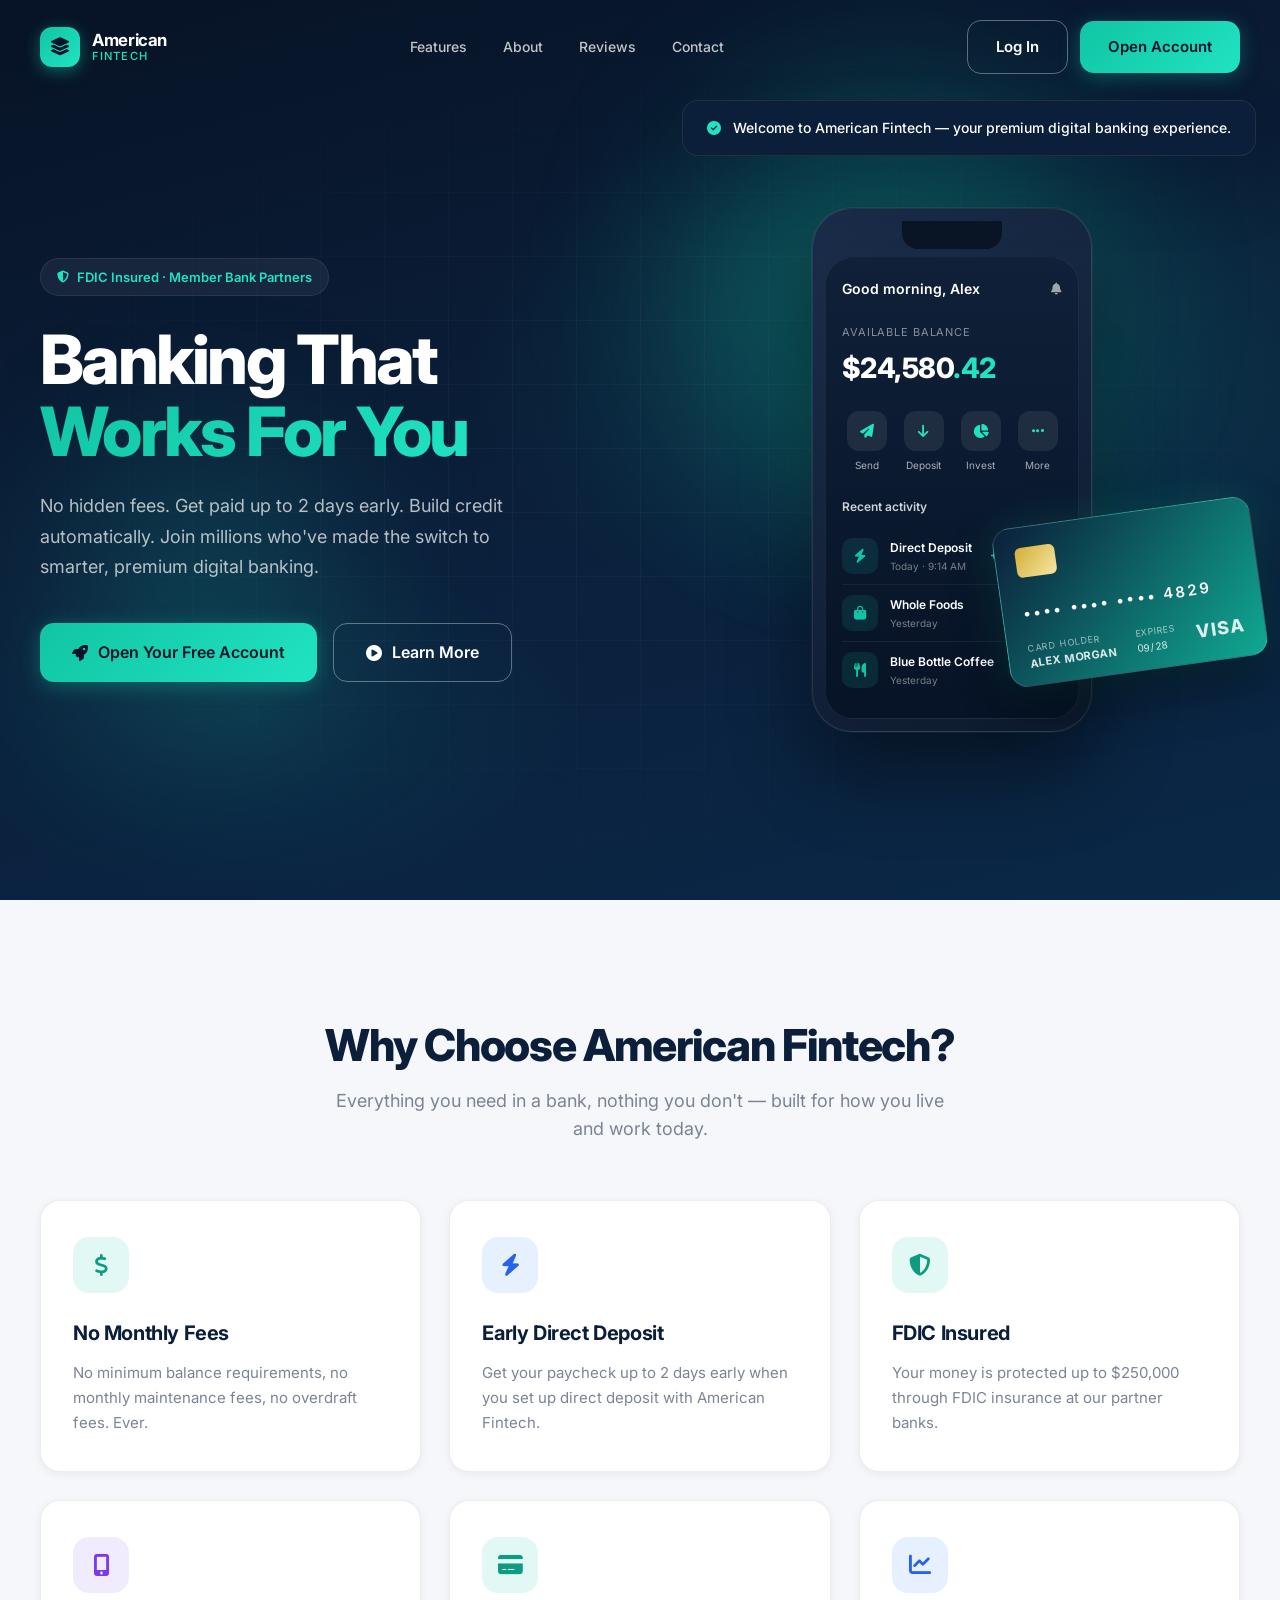
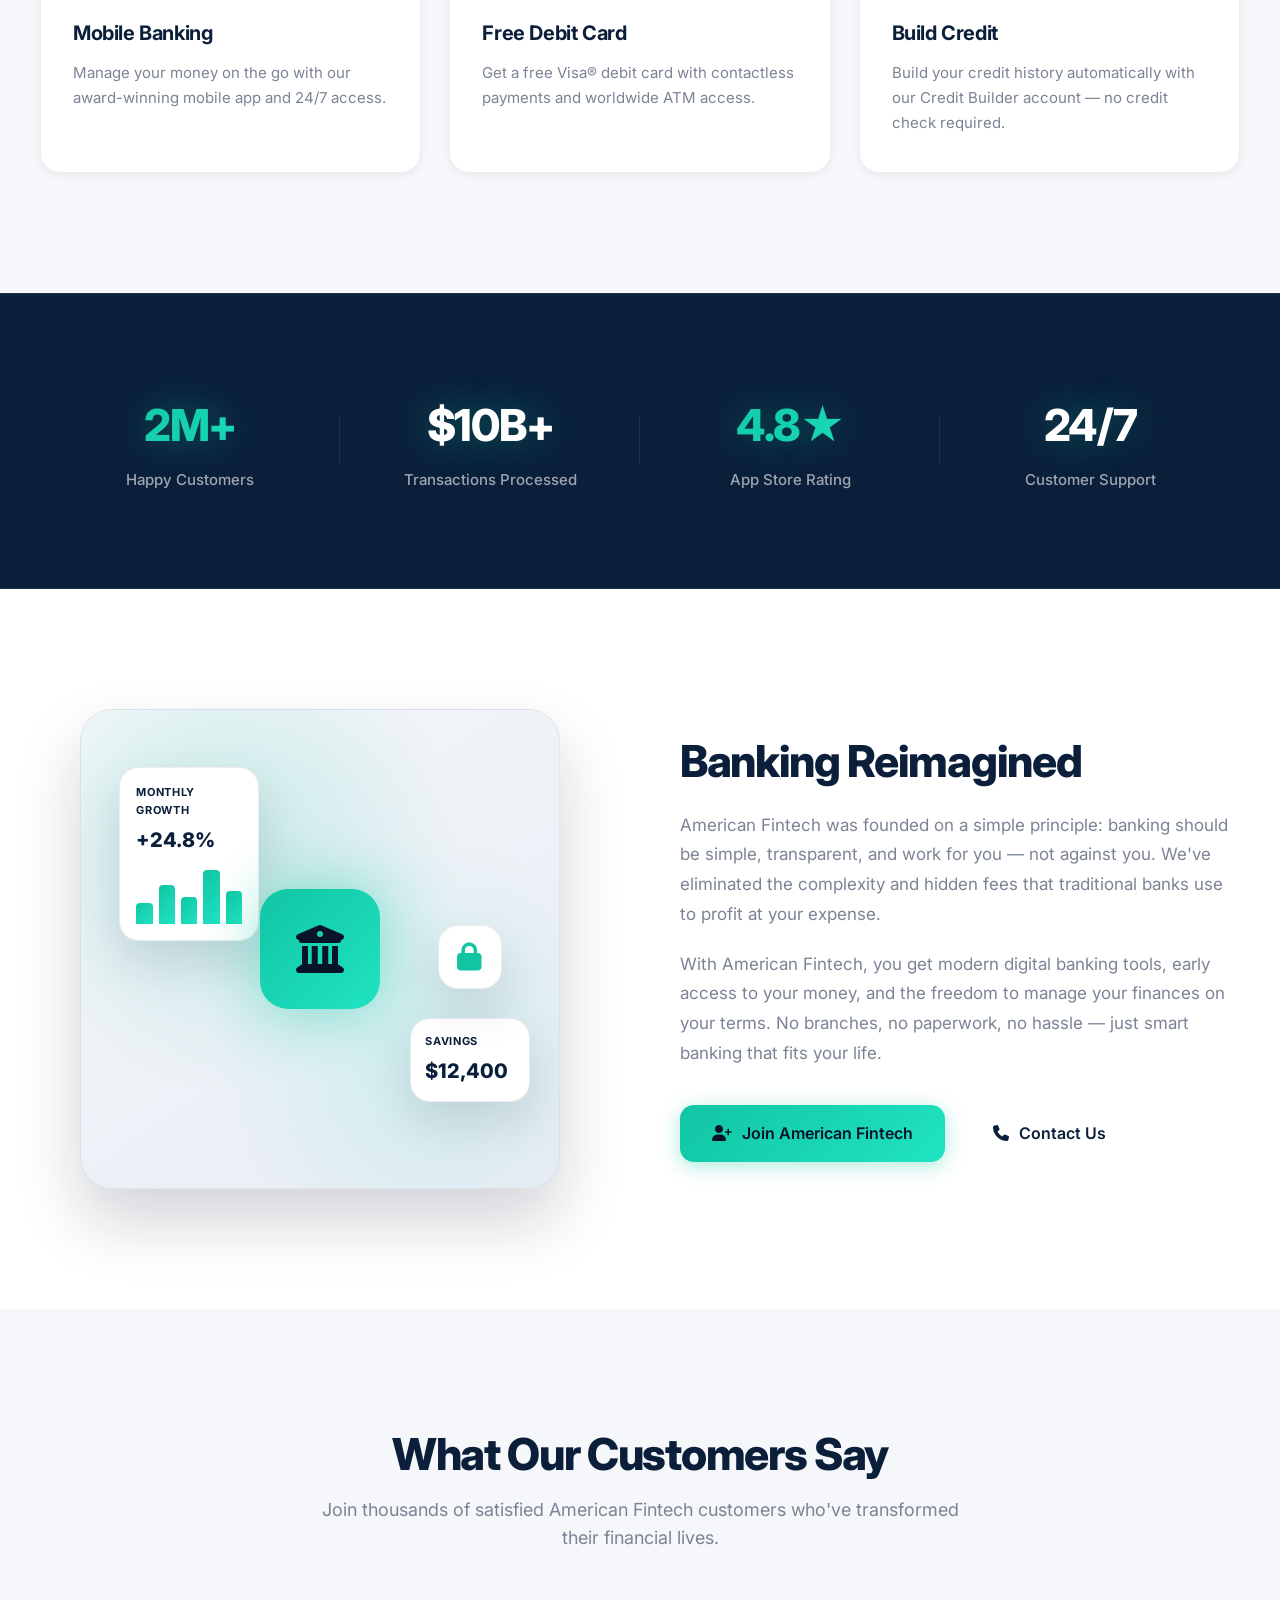
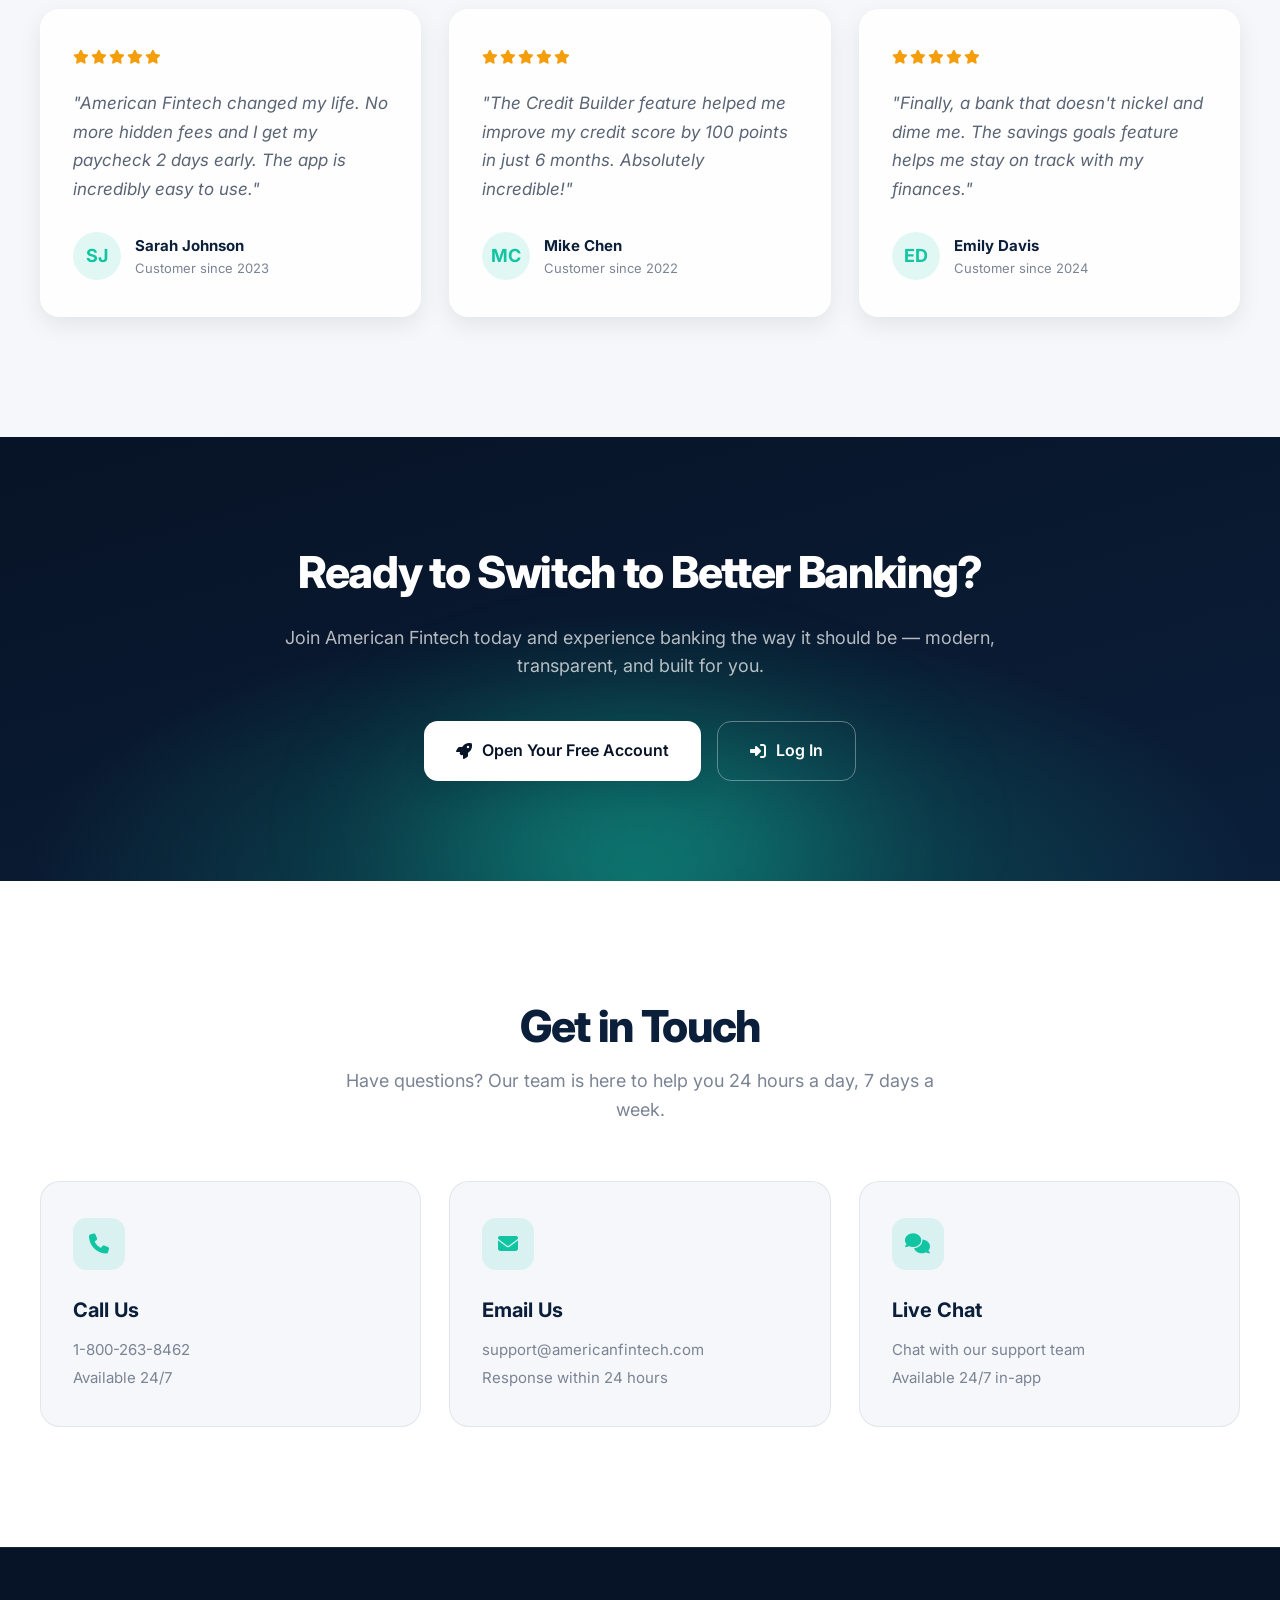
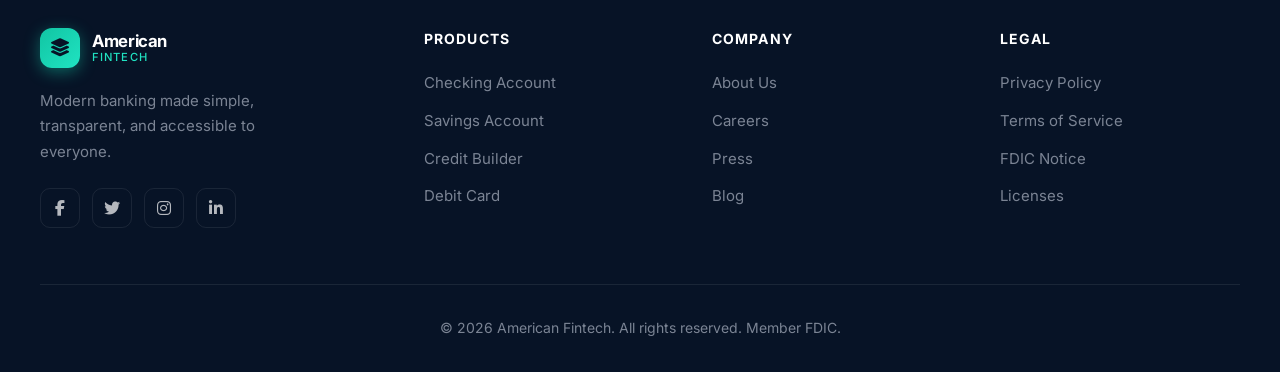
<file: index.html>
<!DOCTYPE html>
<html lang="en">
<head>
    <meta charset="UTF-8">
    <meta name="viewport" content="width=device-width, initial-scale=1.0, viewport-fit=cover">
    <title>American Fintech — Modern Banking Made Simple</title>
    <meta name="description" content="Experience premium digital banking with American Fintech. No fees, early direct deposit, and smart financial tools.">
    <link rel="preconnect" href="https://fonts.googleapis.com">
    <link rel="preconnect" href="https://fonts.gstatic.com" crossorigin>
    <link href="https://fonts.googleapis.com/css2?family=Inter:wght@400;500;600;700;800;900&display=swap" rel="stylesheet">
    <link rel="stylesheet" href="https://cdnjs.cloudflare.com/ajax/libs/font-awesome/6.4.0/css/all.min.css">
    <link rel="stylesheet" href="style.css">
</head>
<body>

    <!-- ========== NAVBAR ========== -->
    <header class="navbar" id="navbar">
        <div class="container navbar__inner">
            <a href="index.html" class="logo" id="brandLink">
                <div class="logo__icon"><i class="fas fa-layer-group"></i></div>
                <div class="logo__text">American<em>Fintech</em></div>
            </a>

            <nav class="nav-links" aria-label="Primary">
                <a href="#features">Features</a>
                <a href="#about">About</a>
                <a href="#testimonials">Reviews</a>
                <a href="#contact">Contact</a>
            </nav>

            <div class="nav-actions">
                <a href="login.html" class="btn btn--outline">Log In</a>
                <a href="signup.html" class="btn btn--primary">Open Account</a>
            </div>

            <button class="nav-toggle" id="navToggle" aria-label="Open menu" aria-expanded="false">
                <i class="fas fa-bars"></i>
            </button>
        </div>
    </header>

    <nav class="mobile-menu" id="mobileMenu" aria-label="Mobile navigation">
        <a href="#features">Features</a>
        <a href="#about">About</a>
        <a href="#testimonials">Reviews</a>
        <a href="#contact">Contact</a>
        <a href="login.html" class="btn btn--outline">Log In</a>
        <a href="signup.html" class="btn btn--primary">Open Account</a>
    </nav>

    <main>

        <!-- ========== HERO ========== -->
        <section class="hero" id="hero">
            <div class="hero__bg"></div>
            <div class="hero__grid" aria-hidden="true"></div>
            <div class="hero__orb hero__orb--1"></div>
            <div class="hero__orb hero__orb--2"></div>

            <div class="container hero__inner">
                <div class="hero__content reveal">
                    <div class="hero__badge">
                        <i class="fas fa-shield-halved"></i>
                        FDIC Insured · Member Bank Partners
                    </div>
                    <h1>Banking That <span>Works For You</span></h1>
                    <p class="hero__desc">
                        No hidden fees. Get paid up to 2 days early. Build credit automatically.
                        Join millions who've made the switch to smarter, premium digital banking.
                    </p>
                    <div class="hero__ctas">
                        <a href="signup.html" class="btn btn--primary btn--lg">
                            <i class="fas fa-rocket"></i>
                            Open Your Free Account
                        </a>
                        <a href="#features" class="btn btn--outline btn--lg">
                            <i class="fas fa-play-circle"></i>
                            Learn More
                        </a>
                    </div>
                </div>

                <div class="hero__visual reveal">
                    <div class="hero__glow"></div>

                    <div class="phone">
                        <div class="phone__notch"></div>
                        <div class="phone__screen">
                            <div class="phone__header">
                                <span class="phone__greeting">Good morning, Alex</span>
                                <i class="fas fa-bell"></i>
                            </div>
                            <div class="phone__balance-label">Available balance</div>
                            <div class="phone__balance">$24,580<span>.42</span></div>
                            <div class="phone__actions">
                                <div class="phone__action">
                                    <div class="phone__action-icon"><i class="fas fa-paper-plane"></i></div>
                                    Send
                                </div>
                                <div class="phone__action">
                                    <div class="phone__action-icon"><i class="fas fa-arrow-down"></i></div>
                                    Deposit
                                </div>
                                <div class="phone__action">
                                    <div class="phone__action-icon"><i class="fas fa-chart-pie"></i></div>
                                    Invest
                                </div>
                                <div class="phone__action">
                                    <div class="phone__action-icon"><i class="fas fa-ellipsis-h"></i></div>
                                    More
                                </div>
                            </div>
                            <div class="phone__tx-title">Recent activity</div>
                            <div class="phone__tx">
                                <div class="phone__tx-icon"><i class="fas fa-bolt"></i></div>
                                <div class="phone__tx-info">
                                    <div class="phone__tx-name">Direct Deposit</div>
                                    <div class="phone__tx-date">Today · 9:14 AM</div>
                                </div>
                                <div class="phone__tx-amount">+$3,240.00</div>
                            </div>
                            <div class="phone__tx">
                                <div class="phone__tx-icon"><i class="fas fa-shopping-bag"></i></div>
                                <div class="phone__tx-info">
                                    <div class="phone__tx-name">Whole Foods</div>
                                    <div class="phone__tx-date">Yesterday</div>
                                </div>
                                <div class="phone__tx-amount phone__tx-amount--neg">−$84.32</div>
                            </div>
                            <div class="phone__tx">
                                <div class="phone__tx-icon"><i class="fas fa-utensils"></i></div>
                                <div class="phone__tx-info">
                                    <div class="phone__tx-name">Blue Bottle Coffee</div>
                                    <div class="phone__tx-date">Yesterday</div>
                                </div>
                                <div class="phone__tx-amount phone__tx-amount--neg">−$6.50</div>
                            </div>
                        </div>
                    </div>

                    <div class="debit-card">
                        <div class="debit-card__chip"></div>
                        <div class="debit-card__number">•••• •••• •••• 4829</div>
                        <div class="debit-card__footer">
                            <div>
                                <div style="opacity:0.7;font-size:9px;">Card holder</div>
                                <div class="debit-card__name">ALEX MORGAN</div>
                            </div>
                            <div>
                                <div style="opacity:0.7;font-size:9px;">Expires</div>
                                <div>09/28</div>
                            </div>
                            <div style="font-size:18px;font-weight:800;letter-spacing:0.05em;">VISA</div>
                        </div>
                    </div>
                </div>
            </div>
        </section>

        <!-- ========== FEATURES ========== -->
        <section class="features" id="features">
            <div class="container">
                <header class="section-header reveal">
                    <h2>Why Choose American Fintech?</h2>
                    <p>Everything you need in a bank, nothing you don't — built for how you live and work today.</p>
                </header>

                <div class="features__grid">
                    <article class="feature-card reveal">
                        <div class="feature-card__icon feature-card__icon--teal">
                            <i class="fas fa-dollar-sign"></i>
                        </div>
                        <h3>No Monthly Fees</h3>
                        <p>No minimum balance requirements, no monthly maintenance fees, no overdraft fees. Ever.</p>
                    </article>

                    <article class="feature-card reveal">
                        <div class="feature-card__icon feature-card__icon--blue">
                            <i class="fas fa-bolt"></i>
                        </div>
                        <h3>Early Direct Deposit</h3>
                        <p>Get your paycheck up to 2 days early when you set up direct deposit with American Fintech.</p>
                    </article>

                    <article class="feature-card reveal">
                        <div class="feature-card__icon feature-card__icon--teal">
                            <i class="fas fa-shield-alt"></i>
                        </div>
                        <h3>FDIC Insured</h3>
                        <p>Your money is protected up to $250,000 through FDIC insurance at our partner banks.</p>
                    </article>

                    <article class="feature-card reveal">
                        <div class="feature-card__icon feature-card__icon--purple">
                            <i class="fas fa-mobile-alt"></i>
                        </div>
                        <h3>Mobile Banking</h3>
                        <p>Manage your money on the go with our award-winning mobile app and 24/7 access.</p>
                    </article>

                    <article class="feature-card reveal">
                        <div class="feature-card__icon feature-card__icon--teal">
                            <i class="fas fa-credit-card"></i>
                        </div>
                        <h3>Free Debit Card</h3>
                        <p>Get a free Visa® debit card with contactless payments and worldwide ATM access.</p>
                    </article>

                    <article class="feature-card reveal">
                        <div class="feature-card__icon feature-card__icon--blue">
                            <i class="fas fa-chart-line"></i>
                        </div>
                        <h3>Build Credit</h3>
                        <p>Build your credit history automatically with our Credit Builder account — no credit check required.</p>
                    </article>
                </div>
            </div>
        </section>

        <!-- ========== STATS ========== -->
        <section class="stats" aria-label="Company statistics">
            <div class="container">
                <div class="stats__grid">
                    <div class="stat-item reveal">
                        <div class="stat-item__value stat-item__value--accent">2M+</div>
                        <div class="stat-item__label">Happy Customers</div>
                    </div>
                    <div class="stat-item reveal">
                        <div class="stat-item__value">$10B+</div>
                        <div class="stat-item__label">Transactions Processed</div>
                    </div>
                    <div class="stat-item reveal">
                        <div class="stat-item__value stat-item__value--accent">4.8★</div>
                        <div class="stat-item__label">App Store Rating</div>
                    </div>
                    <div class="stat-item reveal">
                        <div class="stat-item__value">24/7</div>
                        <div class="stat-item__label">Customer Support</div>
                    </div>
                </div>
            </div>
        </section>

        <!-- ========== BANKING REIMAGINED ========== -->
        <section class="reimagined" id="about">
            <div class="container">
                <div class="reimagined__grid">
                    <div class="reimagined__visual reveal">
                        <div class="reimagined__canvas">
                            <div class="float-ui float-ui--chart">
                                <div class="float-ui__label">Monthly growth</div>
                                <div class="float-ui__value">+24.8%</div>
                                <div class="chart-bars">
                                    <span></span><span></span><span></span><span></span><span></span>
                                </div>
                            </div>
                            <div class="float-ui float-ui--wallet">
                                <div class="float-ui__label">Savings</div>
                                <div class="float-ui__value">$12,400</div>
                            </div>
                            <div class="float-ui float-ui--shield">
                                <i class="fas fa-lock"></i>
                            </div>
                            <div class="reimagined__center-icon">
                                <i class="fas fa-building-columns"></i>
                            </div>
                        </div>
                    </div>

                    <div class="reimagined__content reveal">
                        <h2>Banking Reimagined</h2>
                        <p>
                            American Fintech was founded on a simple principle: banking should be simple,
                            transparent, and work for you — not against you. We've eliminated the complexity
                            and hidden fees that traditional banks use to profit at your expense.
                        </p>
                        <p>
                            With American Fintech, you get modern digital banking tools, early access to your money,
                            and the freedom to manage your finances on your terms. No branches, no paperwork,
                            no hassle — just smart banking that fits your life.
                        </p>
                        <div class="reimagined__ctas">
                            <a href="signup.html" class="btn btn--primary btn--lg">
                                <i class="fas fa-user-plus"></i>
                                Join American Fintech
                            </a>
                            <a href="#contact" class="btn btn--outline-dark btn--lg">
                                <i class="fas fa-phone"></i>
                                Contact Us
                            </a>
                        </div>
                    </div>
                </div>
            </div>
        </section>

        <!-- ========== TESTIMONIALS ========== -->
        <section class="testimonials" id="testimonials">
            <div class="container">
                <header class="section-header reveal">
                    <h2>What Our Customers Say</h2>
                    <p>Join thousands of satisfied American Fintech customers who've transformed their financial lives.</p>
                </header>

                <div class="testimonials__grid">
                    <article class="testimonial-card reveal">
                        <div class="testimonial-card__stars">
                            <i class="fas fa-star"></i><i class="fas fa-star"></i><i class="fas fa-star"></i><i class="fas fa-star"></i><i class="fas fa-star"></i>
                        </div>
                        <p class="testimonial-card__quote">
                            "American Fintech changed my life. No more hidden fees and I get my paycheck 2 days early. The app is incredibly easy to use."
                        </p>
                        <div class="testimonial-card__author">
                            <div class="testimonial-card__avatar">SJ</div>
                            <div>
                                <div class="testimonial-card__name">Sarah Johnson</div>
                                <div class="testimonial-card__meta">Customer since 2023</div>
                            </div>
                        </div>
                    </article>

                    <article class="testimonial-card reveal">
                        <div class="testimonial-card__stars">
                            <i class="fas fa-star"></i><i class="fas fa-star"></i><i class="fas fa-star"></i><i class="fas fa-star"></i><i class="fas fa-star"></i>
                        </div>
                        <p class="testimonial-card__quote">
                            "The Credit Builder feature helped me improve my credit score by 100 points in just 6 months. Absolutely incredible!"
                        </p>
                        <div class="testimonial-card__author">
                            <div class="testimonial-card__avatar">MC</div>
                            <div>
                                <div class="testimonial-card__name">Mike Chen</div>
                                <div class="testimonial-card__meta">Customer since 2022</div>
                            </div>
                        </div>
                    </article>

                    <article class="testimonial-card reveal">
                        <div class="testimonial-card__stars">
                            <i class="fas fa-star"></i><i class="fas fa-star"></i><i class="fas fa-star"></i><i class="fas fa-star"></i><i class="fas fa-star"></i>
                        </div>
                        <p class="testimonial-card__quote">
                            "Finally, a bank that doesn't nickel and dime me. The savings goals feature helps me stay on track with my finances."
                        </p>
                        <div class="testimonial-card__author">
                            <div class="testimonial-card__avatar">ED</div>
                            <div>
                                <div class="testimonial-card__name">Emily Davis</div>
                                <div class="testimonial-card__meta">Customer since 2024</div>
                            </div>
                        </div>
                    </article>
                </div>
            </div>
        </section>

        <!-- ========== CTA BANNER ========== -->
        <section class="cta-banner" id="cta">
            <div class="cta-banner__bg"></div>
            <div class="cta-banner__glow"></div>
            <div class="container cta-banner__inner reveal">
                <h2>Ready to Switch to Better Banking?</h2>
                <p>Join American Fintech today and experience banking the way it should be — modern, transparent, and built for you.</p>
                <div class="cta-banner__buttons">
                    <a href="signup.html" class="btn btn--white btn--lg">
                        <i class="fas fa-rocket"></i>
                        Open Your Free Account
                    </a>
                    <a href="login.html" class="btn btn--outline btn--lg">
                        <i class="fas fa-sign-in-alt"></i>
                        Log In
                    </a>
                </div>
            </div>
        </section>

        <!-- ========== CONTACT ========== -->
        <section class="contact" id="contact">
            <div class="container">
                <header class="section-header reveal">
                    <h2>Get in Touch</h2>
                    <p>Have questions? Our team is here to help you 24 hours a day, 7 days a week.</p>
                </header>

                <div class="contact__grid">
                    <article class="contact-card reveal">
                        <div class="contact-card__icon"><i class="fas fa-phone"></i></div>
                        <h3>Call Us</h3>
                        <p>1-800-263-8462</p>
                        <p>Available 24/7</p>
                    </article>

                    <article class="contact-card reveal">
                        <div class="contact-card__icon"><i class="fas fa-envelope"></i></div>
                        <h3>Email Us</h3>
                        <p>support@americanfintech.com</p>
                        <p>Response within 24 hours</p>
                    </article>

                    <article class="contact-card reveal">
                        <div class="contact-card__icon"><i class="fas fa-comments"></i></div>
                        <h3>Live Chat</h3>
                        <p>Chat with our support team</p>
                        <p>Available 24/7 in-app</p>
                    </article>
                </div>
            </div>
        </section>

    </main>

    <!-- ========== FOOTER ========== -->
    <footer class="footer">
        <div class="container">
            <div class="footer__grid">
                <div class="footer__brand">
                    <a href="index.html" class="logo">
                        <div class="logo__icon"><i class="fas fa-layer-group"></i></div>
                        <div class="logo__text">American<em>Fintech</em></div>
                    </a>
                    <p>Modern banking made simple, transparent, and accessible to everyone.</p>
                    <div class="footer__social">
                        <a href="#" aria-label="Facebook"><i class="fab fa-facebook-f"></i></a>
                        <a href="#" aria-label="Twitter"><i class="fab fa-twitter"></i></a>
                        <a href="#" aria-label="Instagram"><i class="fab fa-instagram"></i></a>
                        <a href="#" aria-label="LinkedIn"><i class="fab fa-linkedin-in"></i></a>
                    </div>
                </div>

                <div>
                    <h4>Products</h4>
                    <ul>
                        <li><a href="#">Checking Account</a></li>
                        <li><a href="#">Savings Account</a></li>
                        <li><a href="#">Credit Builder</a></li>
                        <li><a href="#">Debit Card</a></li>
                    </ul>
                </div>

                <div>
                    <h4>Company</h4>
                    <ul>
                        <li><a href="#about">About Us</a></li>
                        <li><a href="#">Careers</a></li>
                        <li><a href="#">Press</a></li>
                        <li><a href="#">Blog</a></li>
                    </ul>
                </div>

                <div>
                    <h4>Legal</h4>
                    <ul>
                        <li><a href="#">Privacy Policy</a></li>
                        <li><a href="#">Terms of Service</a></li>
                        <li><a href="#">FDIC Notice</a></li>
                        <li><a href="#">Licenses</a></li>
                    </ul>
                </div>
            </div>

            <div class="footer__bottom">
                <p>© 2026 American Fintech. All rights reserved. Member FDIC.</p>
            </div>
        </div>
    </footer>

    <!-- Toast -->
    <div class="toast" id="toast" role="status" aria-live="polite">
        <i class="fas fa-check-circle"></i>
        <span id="toastMessage">Welcome to American Fintech</span>
    </div>

    <script src="script.js"></script>
</body>
</html>
</file>
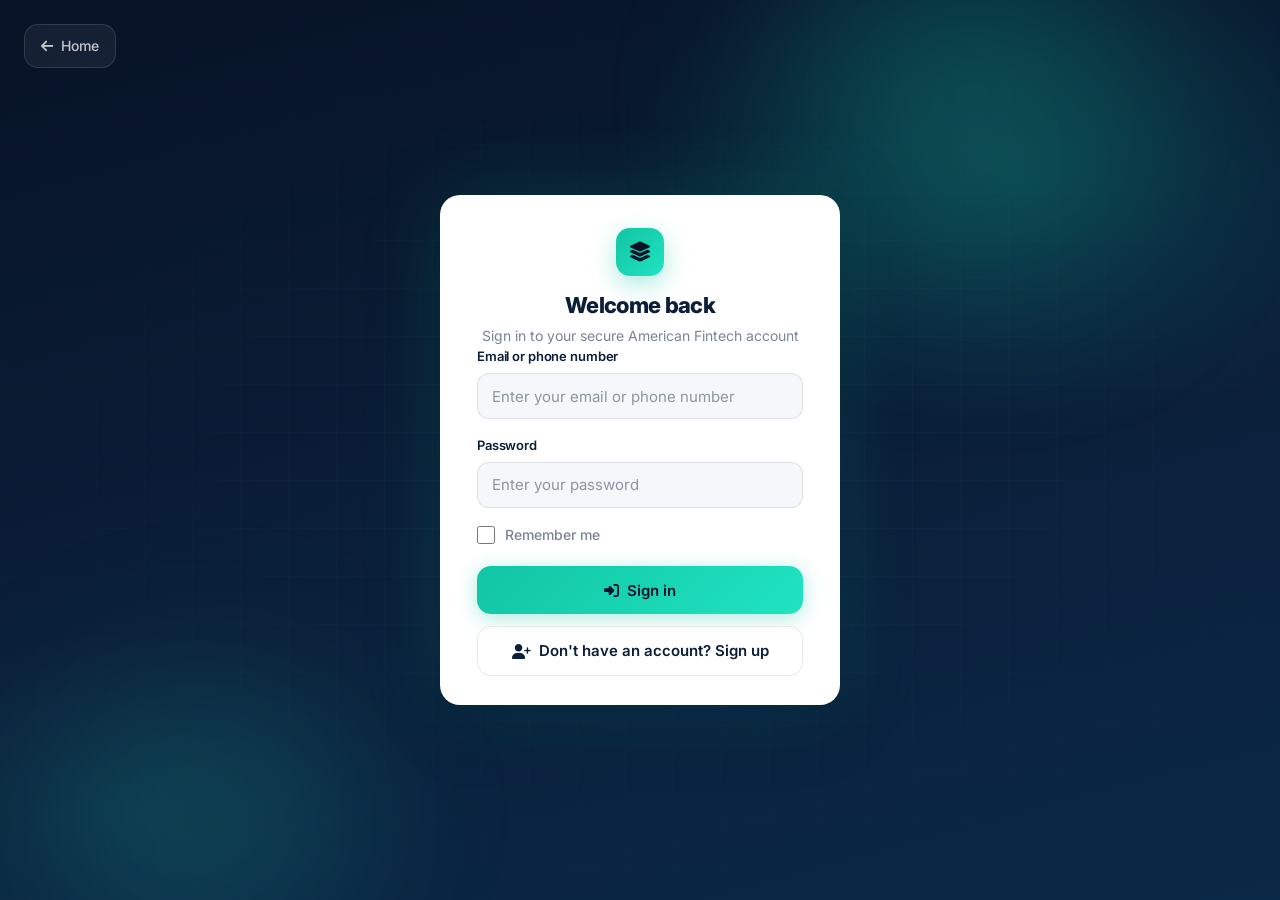
<file: account.html>
<!DOCTYPE html>
<html lang="en">
<head>
    <meta charset="UTF-8">
    <meta name="viewport" content="width=device-width, initial-scale=1.0, viewport-fit=cover">
    <title>Account - American Fintech</title>
    <link rel="stylesheet" href="css/apex-styles.css">
    <link href="https://fonts.googleapis.com/css2?family=Inter:wght@300;400;500;600;700;800;900&display=swap" rel="stylesheet">
    <link rel="stylesheet" href="https://cdnjs.cloudflare.com/ajax/libs/font-awesome/6.4.0/css/all.min.css">
</head>
<body class="apex-app">
    <!-- Navigation -->
    <nav class="apex-nav">
        <div class="apex-nav-container">
            <a href="index.html" class="apex-brand">
                <div class="apex-brand-icon">
                    <i class="fas fa-layer-group"></i>
                </div>
                <span class="apex-brand-label">American<em>Fintech</em></span>
            </a>
            
            <!-- Desktop Navigation Menu -->
            <div class="apex-nav-menu">
                <a href="home.html" class="apex-nav-link">
                    <i class="fas fa-home"></i>
                    <span>Home</span>
                </a>
                <a href="account.html" class="apex-nav-link">
                    <i class="fas fa-credit-card"></i>
                    <span>Account</span>
                </a>
                <a href="goals.html" class="apex-nav-link">
                    <i class="fas fa-piggy-bank"></i>
                    <span>Goals</span>
                </a>
                <a href="move.html" class="apex-nav-link">
                    <i class="fas fa-exchange-alt"></i>
                    <span>Move</span>
                </a>
                <a href="analytics.html" class="apex-nav-link">
                    <i class="fas fa-chart-line"></i>
                    <span>Analytics</span>
                </a>
                <a href="credit.html" class="apex-nav-link">
                    <i class="fas fa-credit-card"></i>
                    <span>Credit</span>
                </a>
                <div class="apex-nav-dropdown">
                    <button class="apex-nav-link apex-nav-dropdown-toggle">
                        <i class="fas fa-ellipsis-h"></i>
                        <span>More</span>
                        <i class="fas fa-chevron-down" style="font-size: 0.7rem; margin-left: 4px;"></i>
                    </button>
                    <div class="apex-nav-dropdown-menu">
                        <a href="settings.html" class="apex-nav-dropdown-item">
                            <i class="fas fa-cog"></i>
                            Settings
                        </a>
                        <a href="help.html" class="apex-nav-dropdown-item">
                            <i class="fas fa-question-circle"></i>
                            Help
                        </a>
                        <a href="notifications.html" class="apex-nav-dropdown-item">
                            <i class="fas fa-bell"></i>
                            Notifications
                        </a>
                        <a href="profile.html" class="apex-nav-dropdown-item">
                            <i class="fas fa-user"></i>
                            Profile
                        </a>
                    </div>
                </div>
            </div>
            
            <!-- Mobile Menu Toggle -->
            <button class="apex-nav-toggle" id="mobileMenuToggle">
                <i class="fas fa-bars"></i>
            </button>
        </div>
    </nav>

    <!-- Main Content -->
    <main>
        <div class="apex-container apex-section">
            <div style="text-align: center; margin-bottom: var(--apex-spacing-10);">
                <h1 style="font-size: var(--apex-font-size-3xl); font-weight: 700; color: var(--apex-dark-blue); margin-bottom: var(--apex-spacing-4);">
                    Account Overview
                </h1>
                <p style="font-size: var(--apex-font-size-lg); color: var(--apex-medium-gray);">
                    Manage your accounts and view details
                </p>
            </div>

            <div class="apex-grid">
                <div class="apex-card">
                    <div style="display: flex; align-items: center; gap: var(--apex-spacing-4); margin-bottom: var(--apex-spacing-4);">
                        <div style="width: 48px; height: 48px; background: var(--apex-green-pale); border-radius: var(--apex-radius-full); display: flex; align-items: center; justify-content: center; font-size: var(--apex-font-size-lg); color: var(--apex-primary-green);">
                            <i class="fas fa-wallet"></i>
                        </div>
                        <div>
                            <h3 style="font-size: var(--apex-font-size-lg); font-weight: 600; color: var(--apex-dark-blue);">Spending Account</h3>
                            <p style="color: var(--apex-medium-gray); font-size: var(--apex-font-size-sm);">Main checking account</p>
                        </div>
                    </div>
                    <div id="spending-balance" style="font-size: var(--apex-font-size-2xl); font-weight: 700; color: var(--apex-dark-blue); margin-bottom: var(--apex-spacing-2);">
                        $0.00
                    </div>
                    <p style="color: var(--apex-medium-gray); font-size: var(--apex-font-size-sm);" id="accountEnding">
                        Account ending in 8234
                    </p>
                </div>
                
                <div class="apex-card">
                    <div style="display: flex; align-items: center; gap: var(--apex-spacing-4); margin-bottom: var(--apex-spacing-4);">
                        <div style="width: 48px; height: 48px; background: var(--apex-blue-pale); border-radius: var(--apex-radius-full); display: flex; align-items: center; justify-content: center; font-size: var(--apex-font-size-lg); color: var(--apex-light-blue);">
                            <i class="fas fa-piggy-bank"></i>
                        </div>
                        <div>
                            <h3 style="font-size: var(--apex-font-size-lg); font-weight: 600; color: var(--apex-dark-blue);">Savings Account</h3>
                            <p style="color: var(--apex-medium-gray); font-size: var(--apex-font-size-sm);">High-yield savings</p>
                        </div>
                    </div>
                    <div id="savings-balance" style="font-size: var(--apex-font-size-2xl); font-weight: 700; color: var(--apex-dark-blue); margin-bottom: var(--apex-spacing-2);">
                        $0.00
                    </div>
                    <p style="color: var(--apex-medium-gray); font-size: var(--apex-font-size-sm);">
                        0.50% APY
                    </p>
                </div>
            </div>

            <div class="apex-card" style="margin-top: var(--apex-spacing-6);">
                <h3 style="font-size: var(--apex-font-size-xl); font-weight: 600; color: var(--apex-dark-blue); margin-bottom: var(--apex-spacing-4);">Account Settings</h3>
                <div style="display: flex; flex-direction: column; gap: var(--apex-spacing-3);">
                    <button class="apex-btn apex-btn-secondary apex-btn-full">
                        <i class="fas fa-credit-card"></i>
                        Card Management
                    </button>
                    <button class="apex-btn apex-btn-secondary apex-btn-full">
                        <i class="fas fa-file-invoice"></i>
                        Statements & Documents
                    </button>
                    <button class="apex-btn apex-btn-secondary apex-btn-full">
                        <i class="fas fa-download"></i>
                        Download Account Info
                    </button>
                </div>
            </div>
        </div>
    </main>

    <!-- Mobile Navigation Bar -->
    <div class="apex-mobile-bar">
        <a href="home.html" class="apex-mobile-item">
            <i class="fas fa-home"></i>
            <span>Home</span>
        </a>
        <a href="account.html" class="apex-mobile-item active">
            <i class="fas fa-credit-card"></i>
            <span>Account</span>
        </a>
        <a href="goals.html" class="apex-mobile-item">
            <i class="fas fa-piggy-bank"></i>
            <span>Goals</span>
        </a>
        <a href="move.html" class="apex-mobile-item">
            <i class="fas fa-exchange-alt"></i>
            <span>Move</span>
        </a>
        <a href="analytics.html" class="apex-mobile-item">
            <i class="fas fa-chart-line"></i>
            <span>Analytics</span>
        </a>
        <a href="#" class="apex-mobile-item" onclick="showMoreMenu()">
            <i class="fas fa-ellipsis-h"></i>
            <span>More</span>
        </a>
    </div>

    <!-- Toast Notification -->
    <div id="apexToast" class="apex-toast">
        <i class="fas fa-check-circle"></i>
        <span id="toastMessage">Account loaded!</span>
    </div>

    <!-- Scripts -->
    <script src="js/chime-app-fixed.js"></script>
    
    <script>
        // Use the shared balance updater from `js/chime-app-fixed.js`
        document.addEventListener('DOMContentLoaded', () => {
            if (typeof updateAccountPageBalances === 'function') {
                updateAccountPageBalances();
            }
        });
    </script>
    
    <script>
        // Update account numbers when page loads
        if (typeof updateAccountNumbers === 'function') {
            updateAccountNumbers();
        }
    </script>
    
    <!-- Mobile Navigation Script -->
    <script>
        document.addEventListener('DOMContentLoaded', function() {
            const mobileToggle = document.getElementById('mobileMenuToggle');
            const navMenu = document.querySelector('.apex-nav-menu');
            
            if (mobileToggle && navMenu) {
                mobileToggle.addEventListener('click', function() {
                    if (navMenu.style.display === 'flex') {
                        navMenu.style.display = 'none';
                    } else {
                        navMenu.style.display = 'flex';
                        navMenu.style.position = 'absolute';
                        navMenu.style.top = '100%';
                        navMenu.style.left = '0';
                        navMenu.style.right = '0';
                        navMenu.style.background = 'var(--apex-navy)';
                        navMenu.style.flexDirection = 'column';
                        navMenu.style.padding = 'var(--apex-spacing-4)';
                        navMenu.style.boxShadow = 'var(--apex-shadow-2xl)';
                    }
                });
            }
        });
    </script>

    <!-- Floating More button removed (top-nav dropdown is the single source of truth). -->
</body>
</html>
</file>
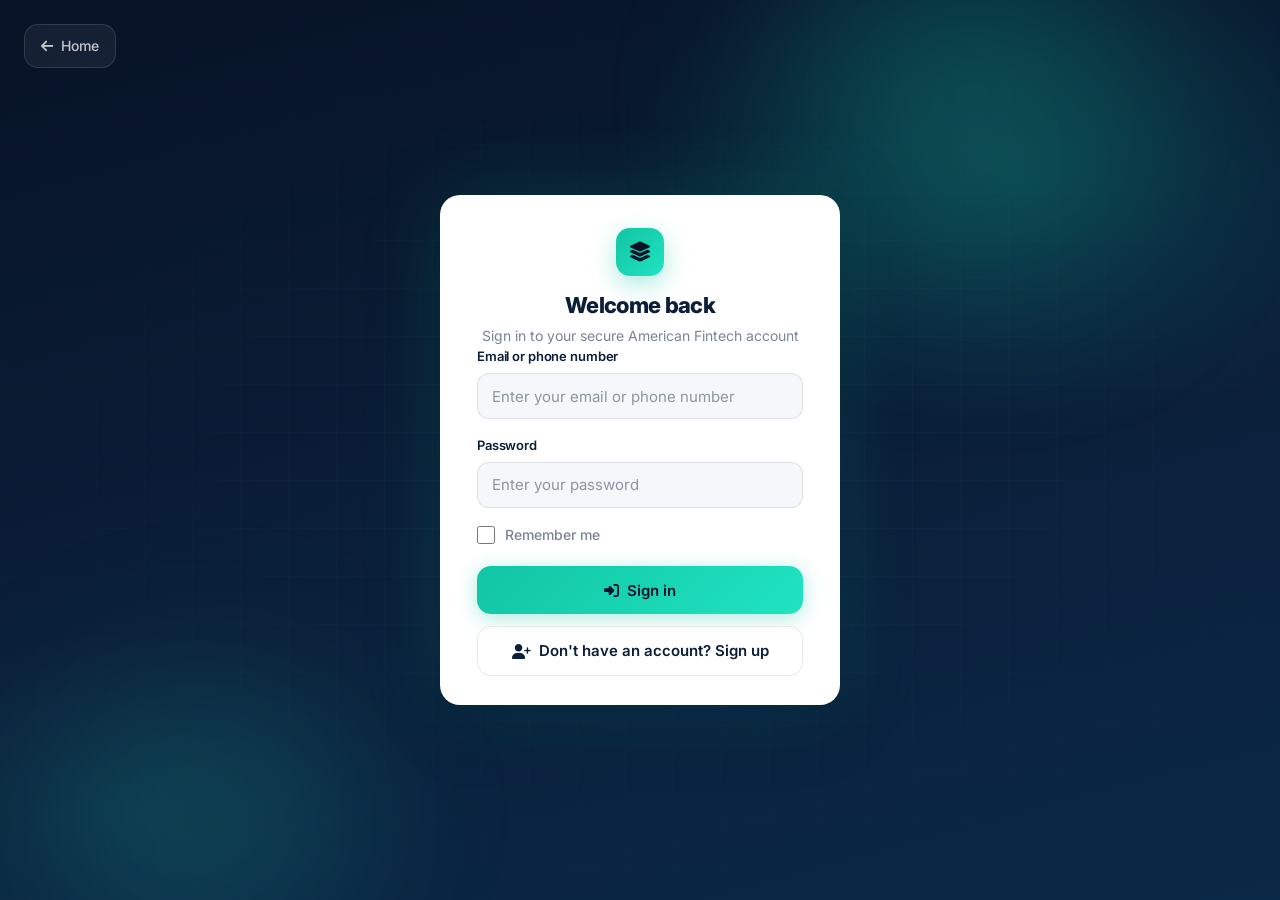
<file: analytics.html>
<!DOCTYPE html>
<html lang="en">
<head>
    <meta charset="UTF-8">
    <meta name="viewport" content="width=device-width, initial-scale=1.0, viewport-fit=cover">
    <title>Analytics - American Fintech</title>
    <link rel="stylesheet" href="css/apex-styles.css">
    <link href="https://fonts.googleapis.com/css2?family=Inter:wght@300;400;500;600;700;800;900&display=swap" rel="stylesheet">
    <link rel="stylesheet" href="https://cdnjs.cloudflare.com/ajax/libs/font-awesome/6.4.0/css/all.min.css">
</head>
<body class="apex-app">
    <!-- Navigation -->
    <nav class="apex-nav">
        <div class="apex-nav-container">
            <a href="index.html" class="apex-brand">
                <div class="apex-brand-icon">
                    <i class="fas fa-layer-group"></i>
                </div>
                <span class="apex-brand-label">American<em>Fintech</em></span>
            </a>
            
            <!-- Desktop Navigation Menu -->
            <div class="apex-nav-menu">
                <a href="home.html" class="apex-nav-link">
                    <i class="fas fa-home"></i>
                    <span>Home</span>
                </a>
                <a href="account.html" class="apex-nav-link">
                    <i class="fas fa-credit-card"></i>
                    <span>Account</span>
                </a>
                <a href="goals.html" class="apex-nav-link">
                    <i class="fas fa-piggy-bank"></i>
                    <span>Goals</span>
                </a>
                <a href="move.html" class="apex-nav-link">
                    <i class="fas fa-exchange-alt"></i>
                    <span>Move</span>
                </a>
                <a href="analytics.html" class="apex-nav-link">
                    <i class="fas fa-chart-line"></i>
                    <span>Analytics</span>
                </a>
                <a href="credit.html" class="apex-nav-link">
                    <i class="fas fa-credit-card"></i>
                    <span>Credit</span>
                </a>
                <div class="apex-nav-dropdown">
                    <button class="apex-nav-link apex-nav-dropdown-toggle">
                        <i class="fas fa-ellipsis-h"></i>
                        <span>More</span>
                        <i class="fas fa-chevron-down" style="font-size: 0.7rem; margin-left: 4px;"></i>
                    </button>
                    <div class="apex-nav-dropdown-menu">
                        <a href="settings.html" class="apex-nav-dropdown-item">
                            <i class="fas fa-cog"></i>
                            Settings
                        </a>
                        <a href="help.html" class="apex-nav-dropdown-item">
                            <i class="fas fa-question-circle"></i>
                            Help
                        </a>
                        <a href="notifications.html" class="apex-nav-dropdown-item">
                            <i class="fas fa-bell"></i>
                            Notifications
                        </a>
                        <a href="profile.html" class="apex-nav-dropdown-item">
                            <i class="fas fa-user"></i>
                            Profile
                        </a>
                    </div>
                </div>
            </div>
            
            <!-- Mobile Menu Toggle -->
            <button class="apex-nav-toggle" id="mobileMenuToggle">
                <i class="fas fa-bars"></i>
            </button>
        </div>
    </nav>

    <!-- Main Content -->
    <main>
        <div class="apex-container apex-section">
            <header class="apex-page-header apex-page-header--center">
                <h1>Spending Analytics</h1>
                <p>Track your spending habits and patterns</p>
            </header>

            <div class="apex-grid">
                <div class="apex-card apex-stat-card">
                    <h3 class="apex-stat-label" style="margin-bottom: var(--apex-spacing-3);">This Month</h3>
                    <div class="apex-stat-value apex-stat-value--negative">
                        $0.00
                    </div>
                    <p style="color: var(--apex-medium-gray); font-size: var(--apex-font-size-sm);">
                        No spending this month
                    </p>
                </div>
                
                <div class="apex-card apex-stat-card">
                    <h3 class="apex-stat-label" style="margin-bottom: var(--apex-spacing-3);">Average Daily</h3>
                    <div class="apex-stat-value apex-stat-value--neutral">
                        $0.00
                    </div>
                    <p style="color: var(--apex-medium-gray); font-size: var(--apex-font-size-sm);">
                        Based on last 30 days
                    </p>
                </div>
            </div>

            <div class="apex-card" style="margin-top: var(--apex-spacing-6);">
                <h3 style="font-size: var(--apex-font-size-xl); font-weight: 600; color: var(--apex-dark-blue); margin-bottom: var(--apex-spacing-4);">Spending by Category</h3>
                <div class="apex-chart-empty">
                    <i class="fas fa-chart-pie"></i>
                    <h4 style="font-size: var(--apex-font-size-lg); font-weight: 600; color: var(--apex-dark-gray); margin-bottom: var(--apex-spacing-2);">No spending data yet</h4>
                    <p style="font-size: var(--apex-font-size-sm); margin: 0;">Start using your account to see spending analytics</p>
                </div>
            </div>
        </div>
    </main>

    <!-- Mobile Navigation Bar -->
    <div class="apex-mobile-bar">
        <a href="home.html" class="apex-mobile-item">
            <i class="fas fa-home"></i>
            <span>Home</span>
        </a>
        <a href="account.html" class="apex-mobile-item">
            <i class="fas fa-credit-card"></i>
            <span>Account</span>
        </a>
        <a href="goals.html" class="apex-mobile-item">
            <i class="fas fa-piggy-bank"></i>
            <span>Goals</span>
        </a>
        <a href="move.html" class="apex-mobile-item">
            <i class="fas fa-exchange-alt"></i>
            <span>Move</span>
        </a>
        <a href="analytics.html" class="apex-mobile-item active">
            <i class="fas fa-chart-line"></i>
            <span>Analytics</span>
        </a>
        <a href="#" class="apex-mobile-item" onclick="showMoreMenu()">
            <i class="fas fa-ellipsis-h"></i>
            <span>More</span>
        </a>
    </div>

    <!-- Toast Notification -->
    <div id="chimeToast" class="apex-toast">
        <i class="fas fa-check-circle"></i>
        <span id="toastMessage">Analytics loaded!</span>
    </div>

    <!-- Mobile Navigation Script -->
    <script>
        document.addEventListener('DOMContentLoaded', function() {
            const mobileToggle = document.getElementById('mobileMenuToggle');
            const navMenu = document.querySelector('.apex-nav-menu');
            
            if (mobileToggle && navMenu) {
                mobileToggle.addEventListener('click', function() {
                    if (navMenu.style.display === 'flex') {
                        navMenu.style.display = 'none';
                    } else {
                        navMenu.style.display = 'flex';
                        navMenu.style.position = 'absolute';
                        navMenu.style.top = '100%';
                        navMenu.style.left = '0';
                        navMenu.style.right = '0';
                        navMenu.style.background = 'var(--apex-navy)';
                        navMenu.style.flexDirection = 'column';
                        navMenu.style.padding = 'var(--apex-spacing-4)';
                        navMenu.style.boxShadow = 'var(--apex-shadow-2xl)';
                    }
                });
            }
        });
    </script>

    <!-- Scripts -->
    <script src="js/chime-app-fixed.js"></script>
    
    </script>

    <!-- Floating More button removed (top-nav dropdown is the single source of truth). -->
</body>
</html>
</file>
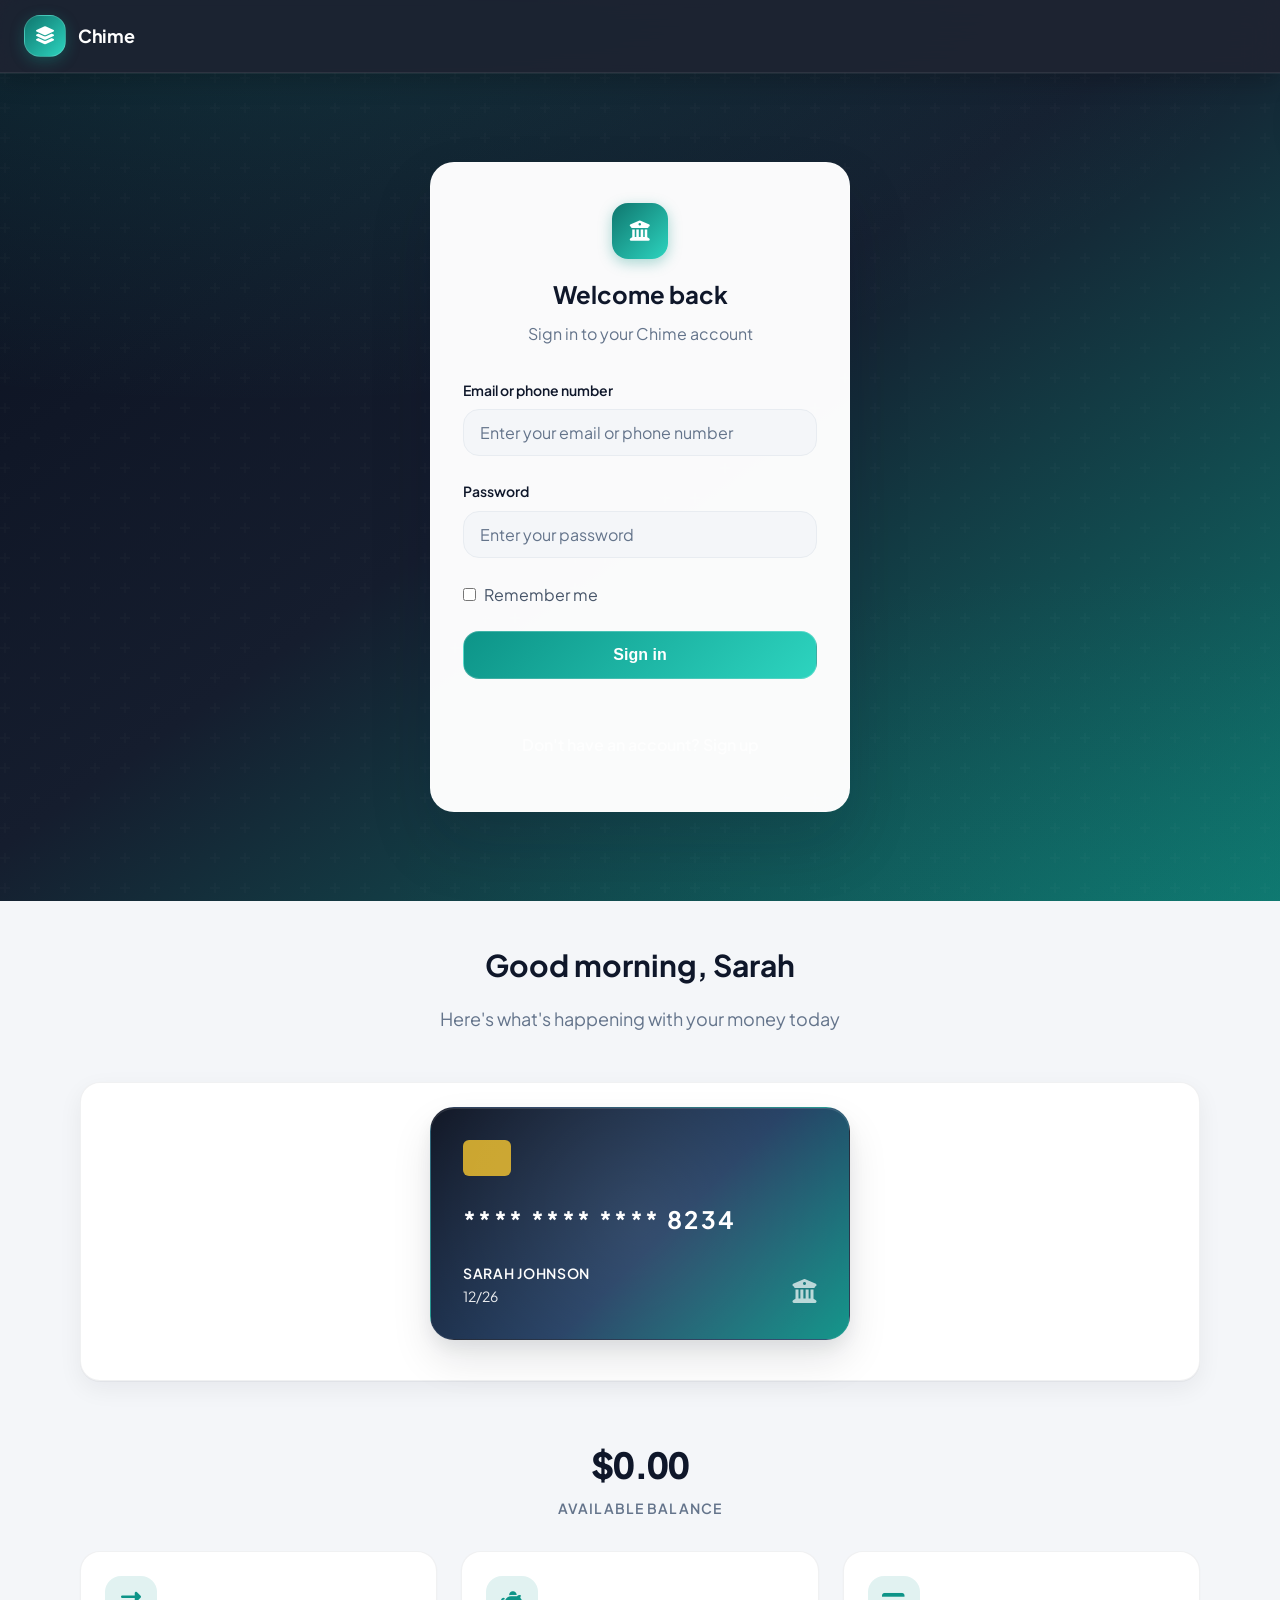
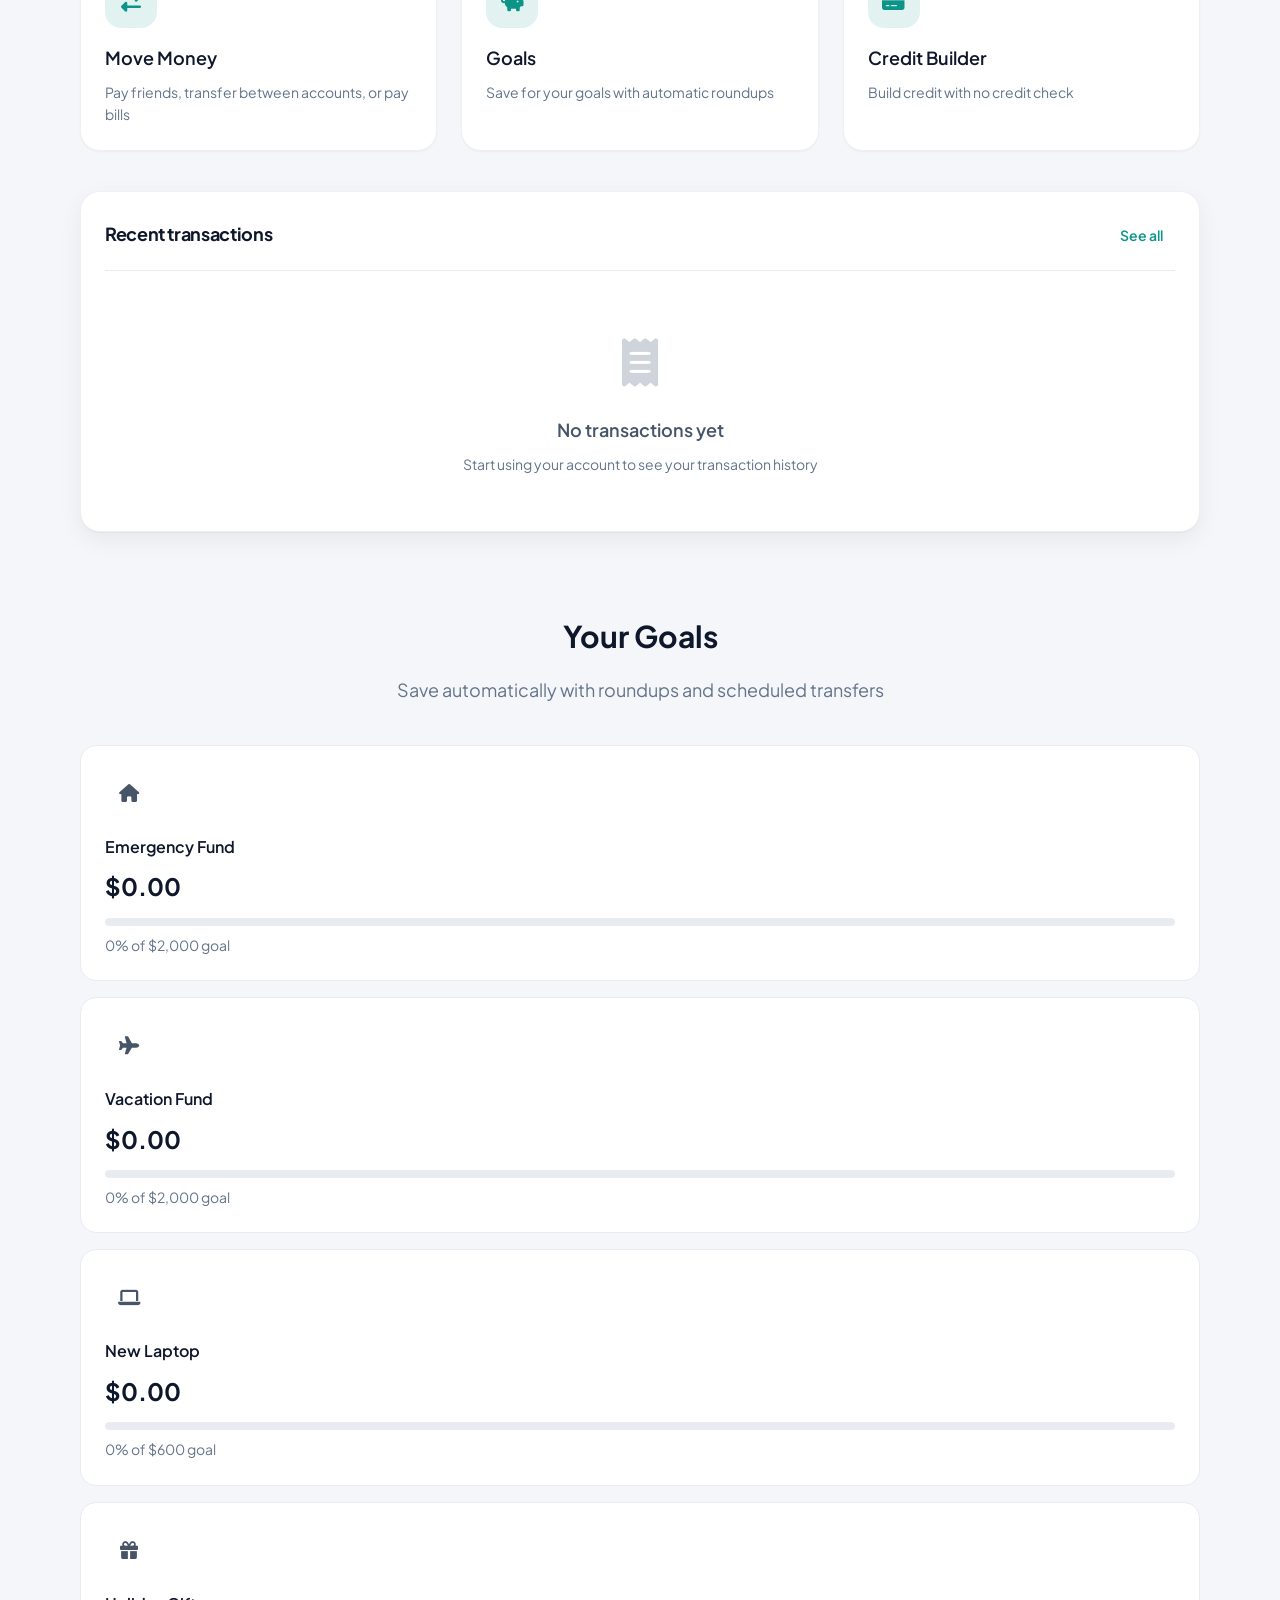
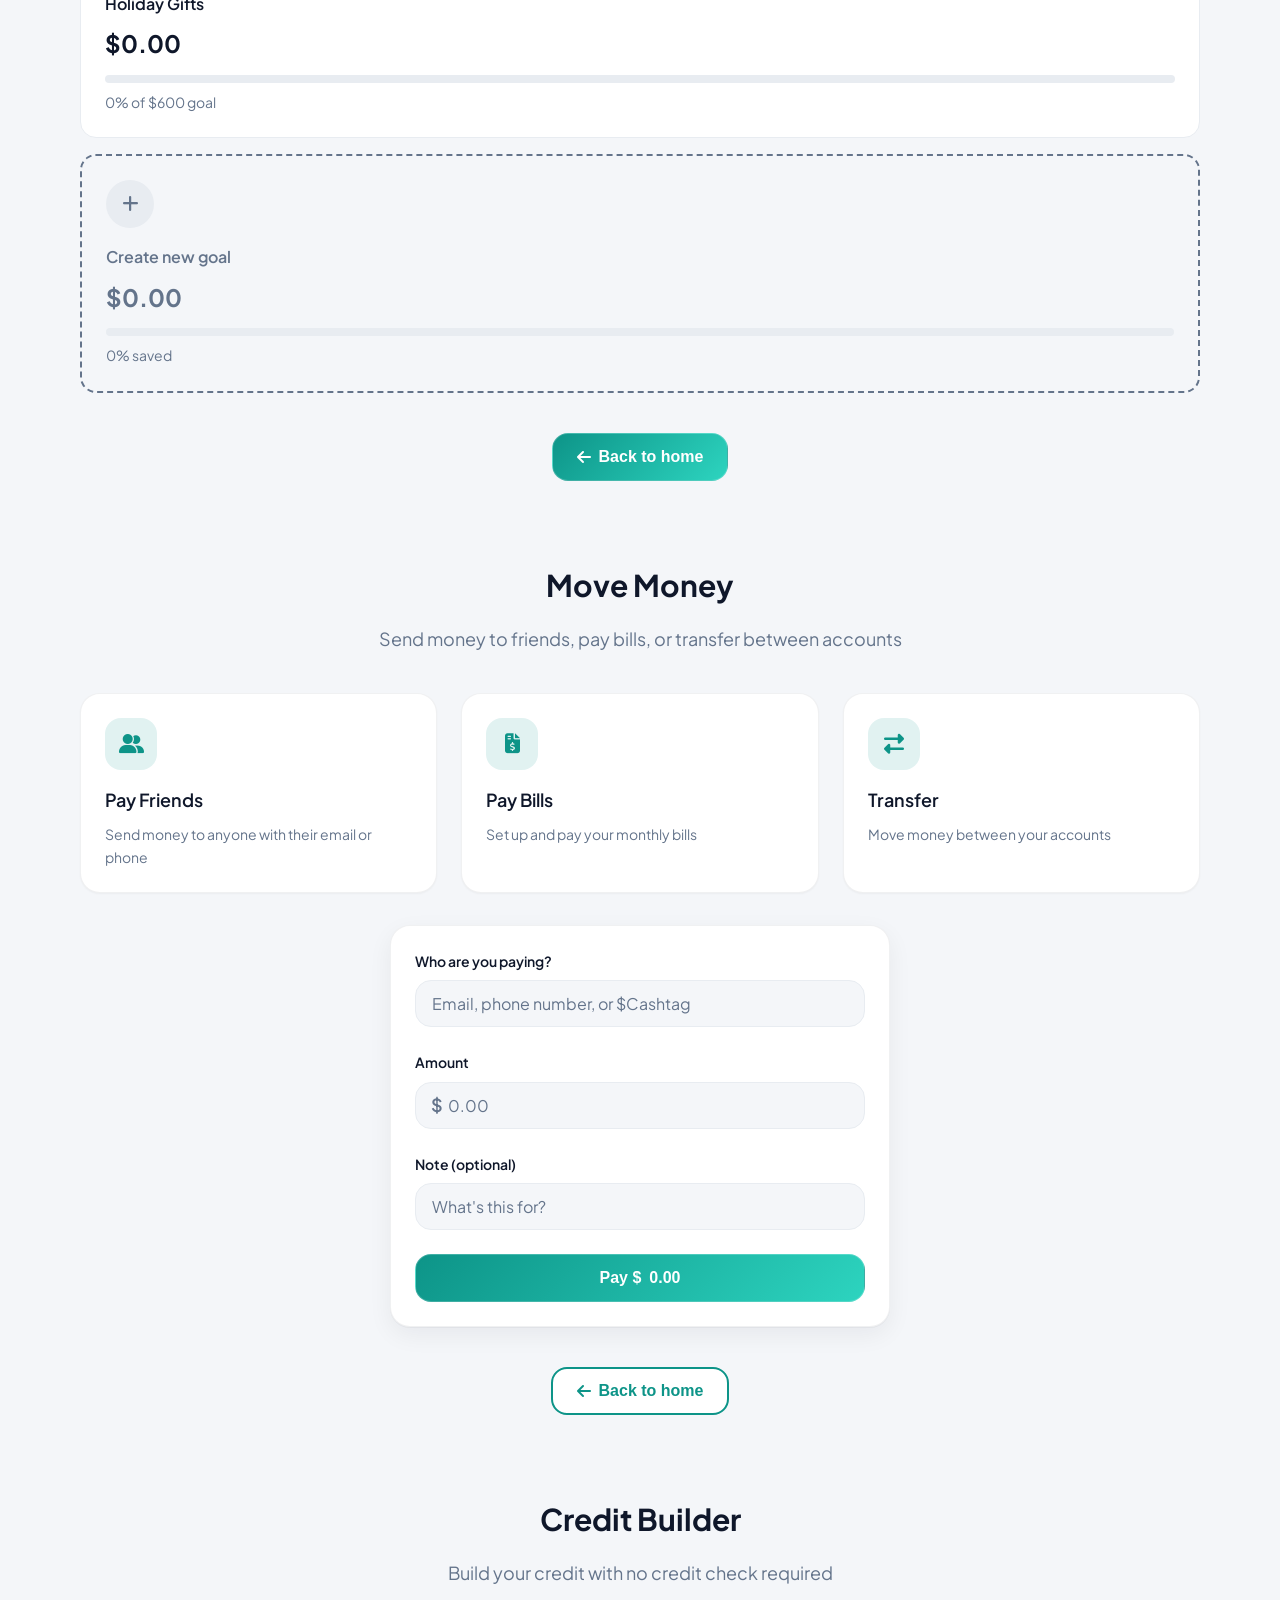
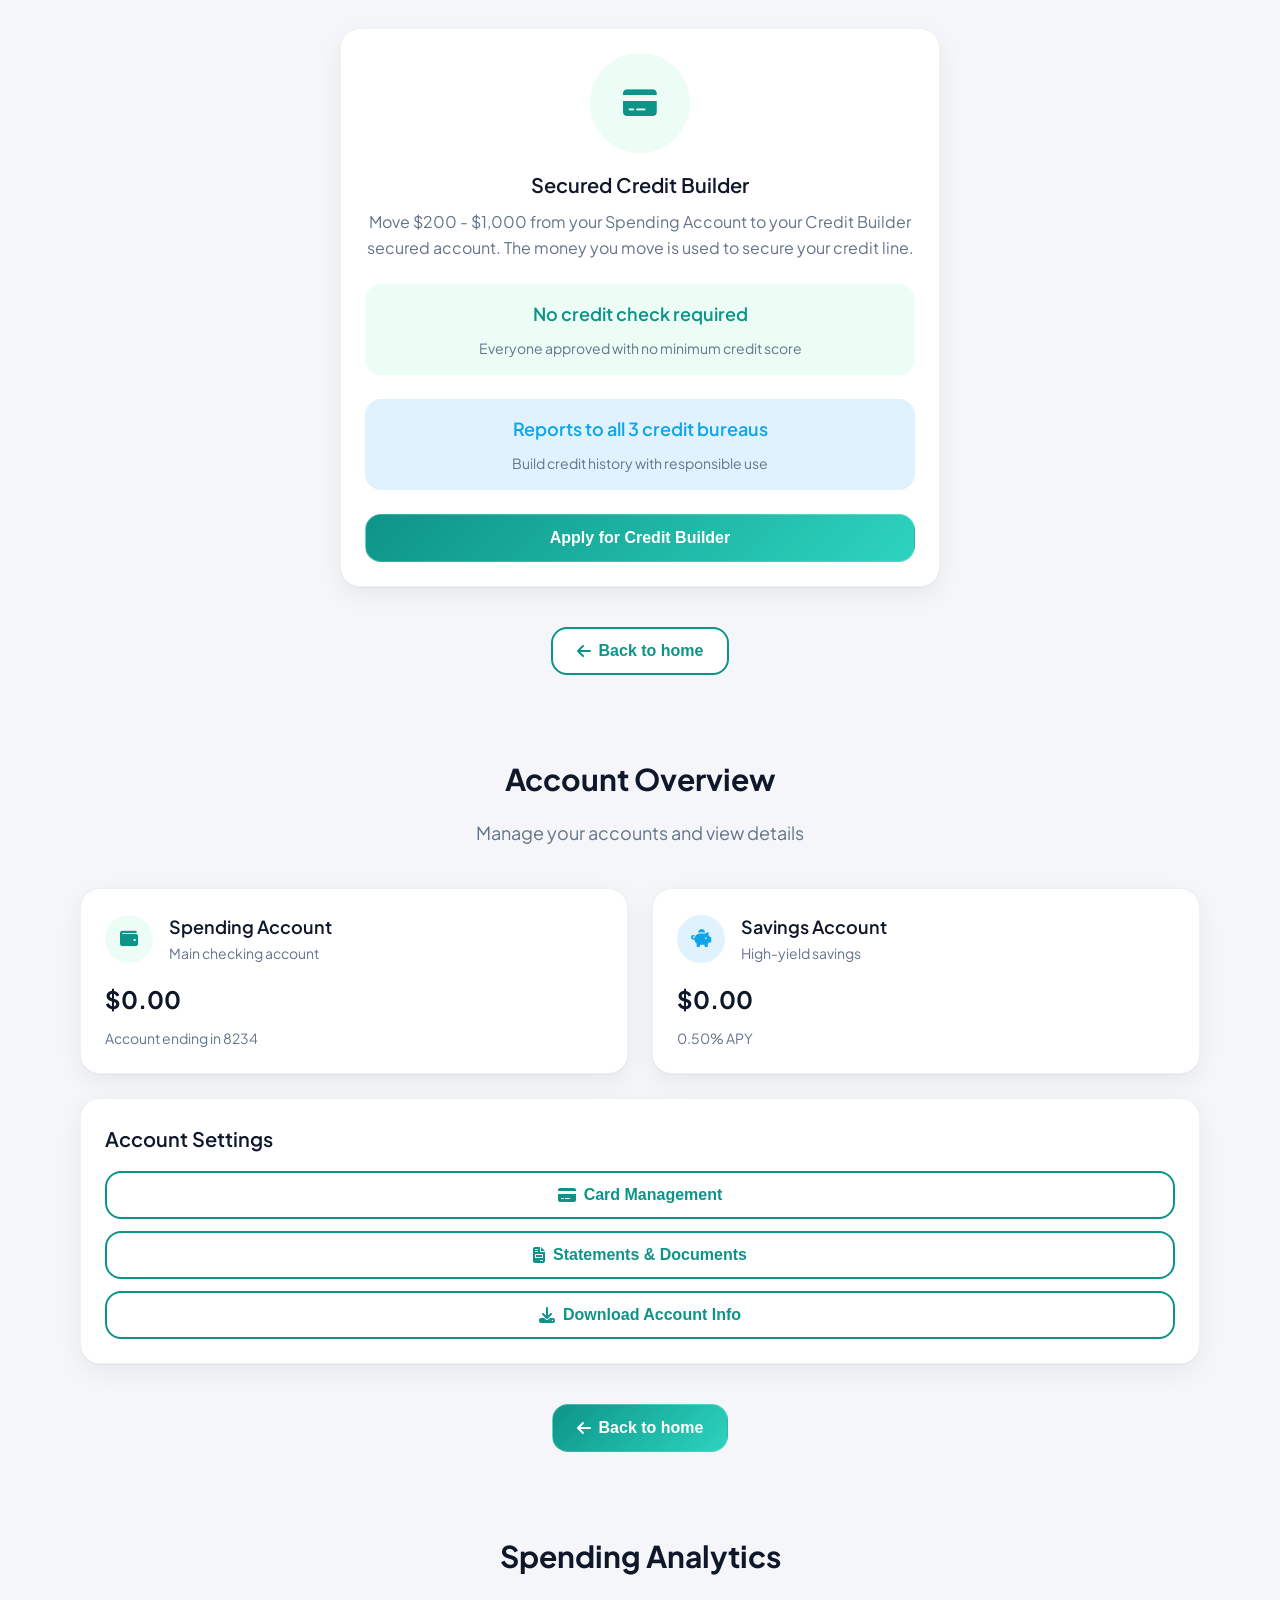
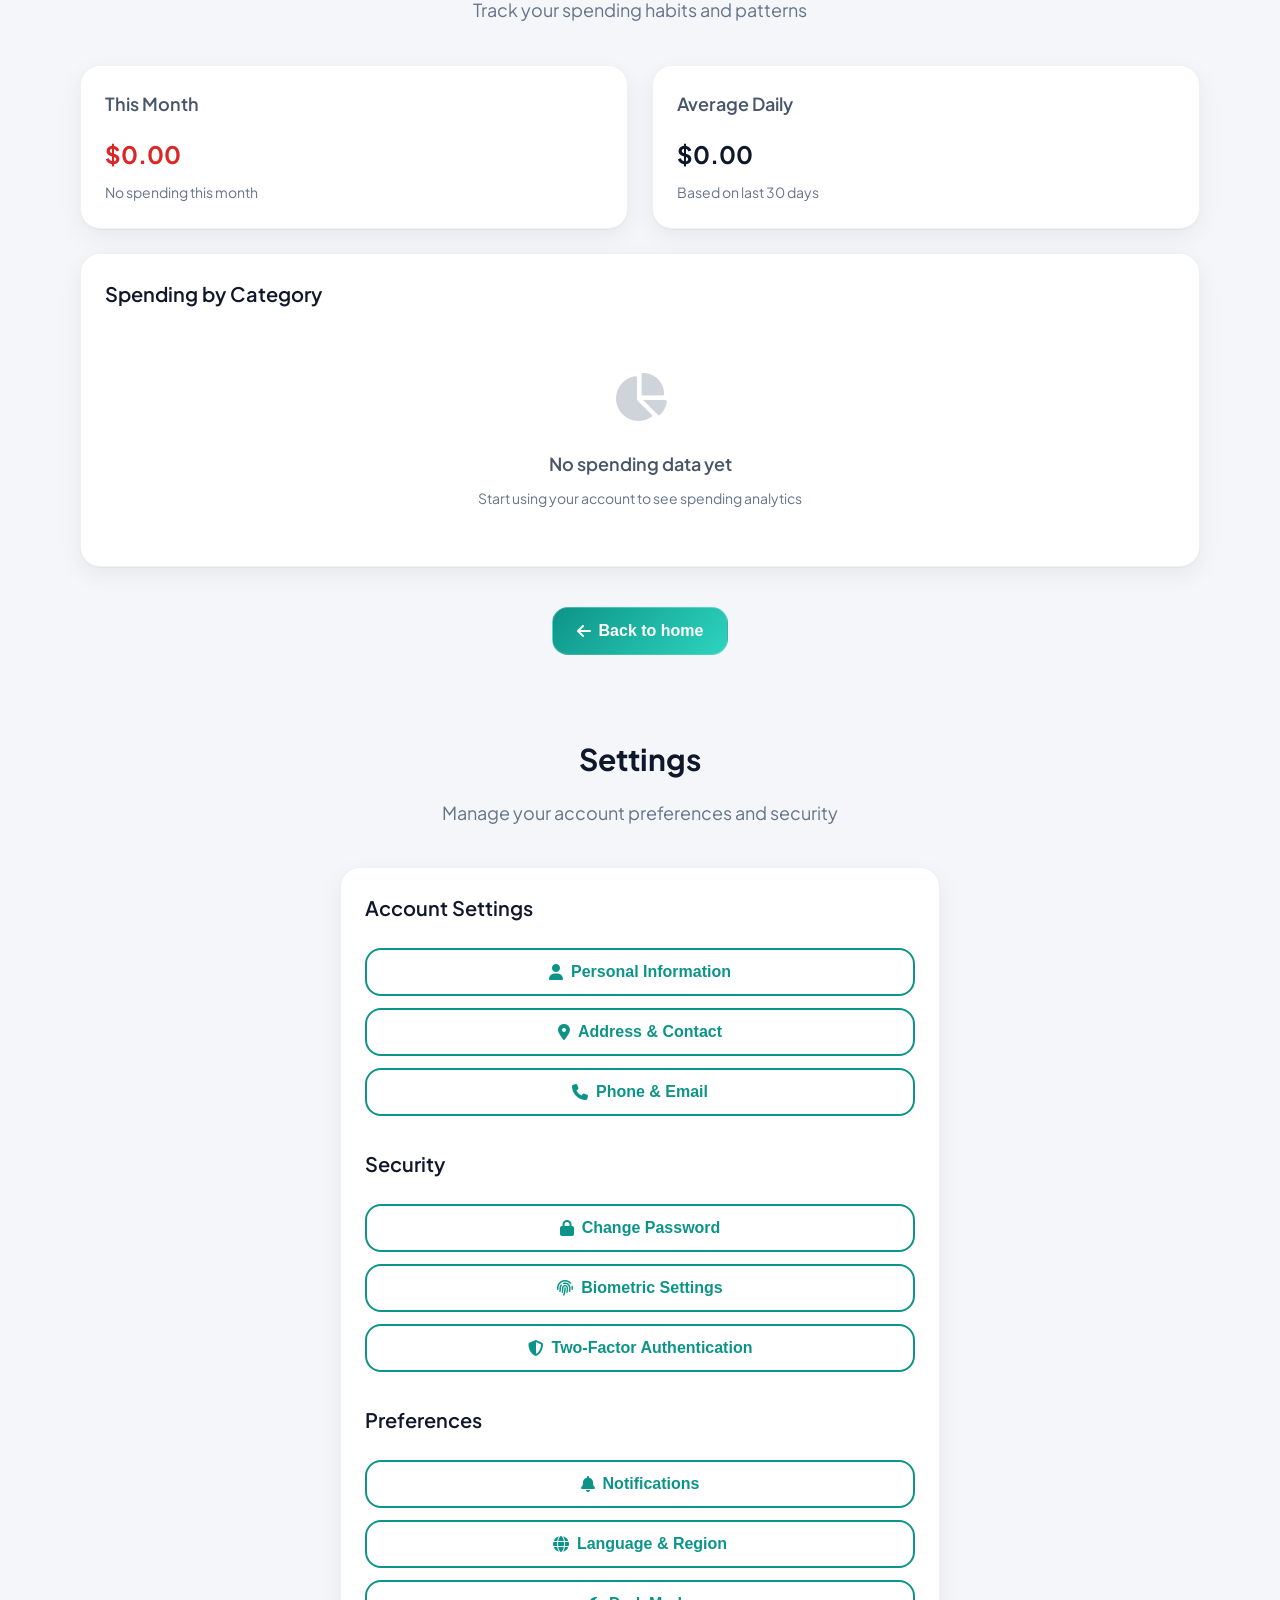
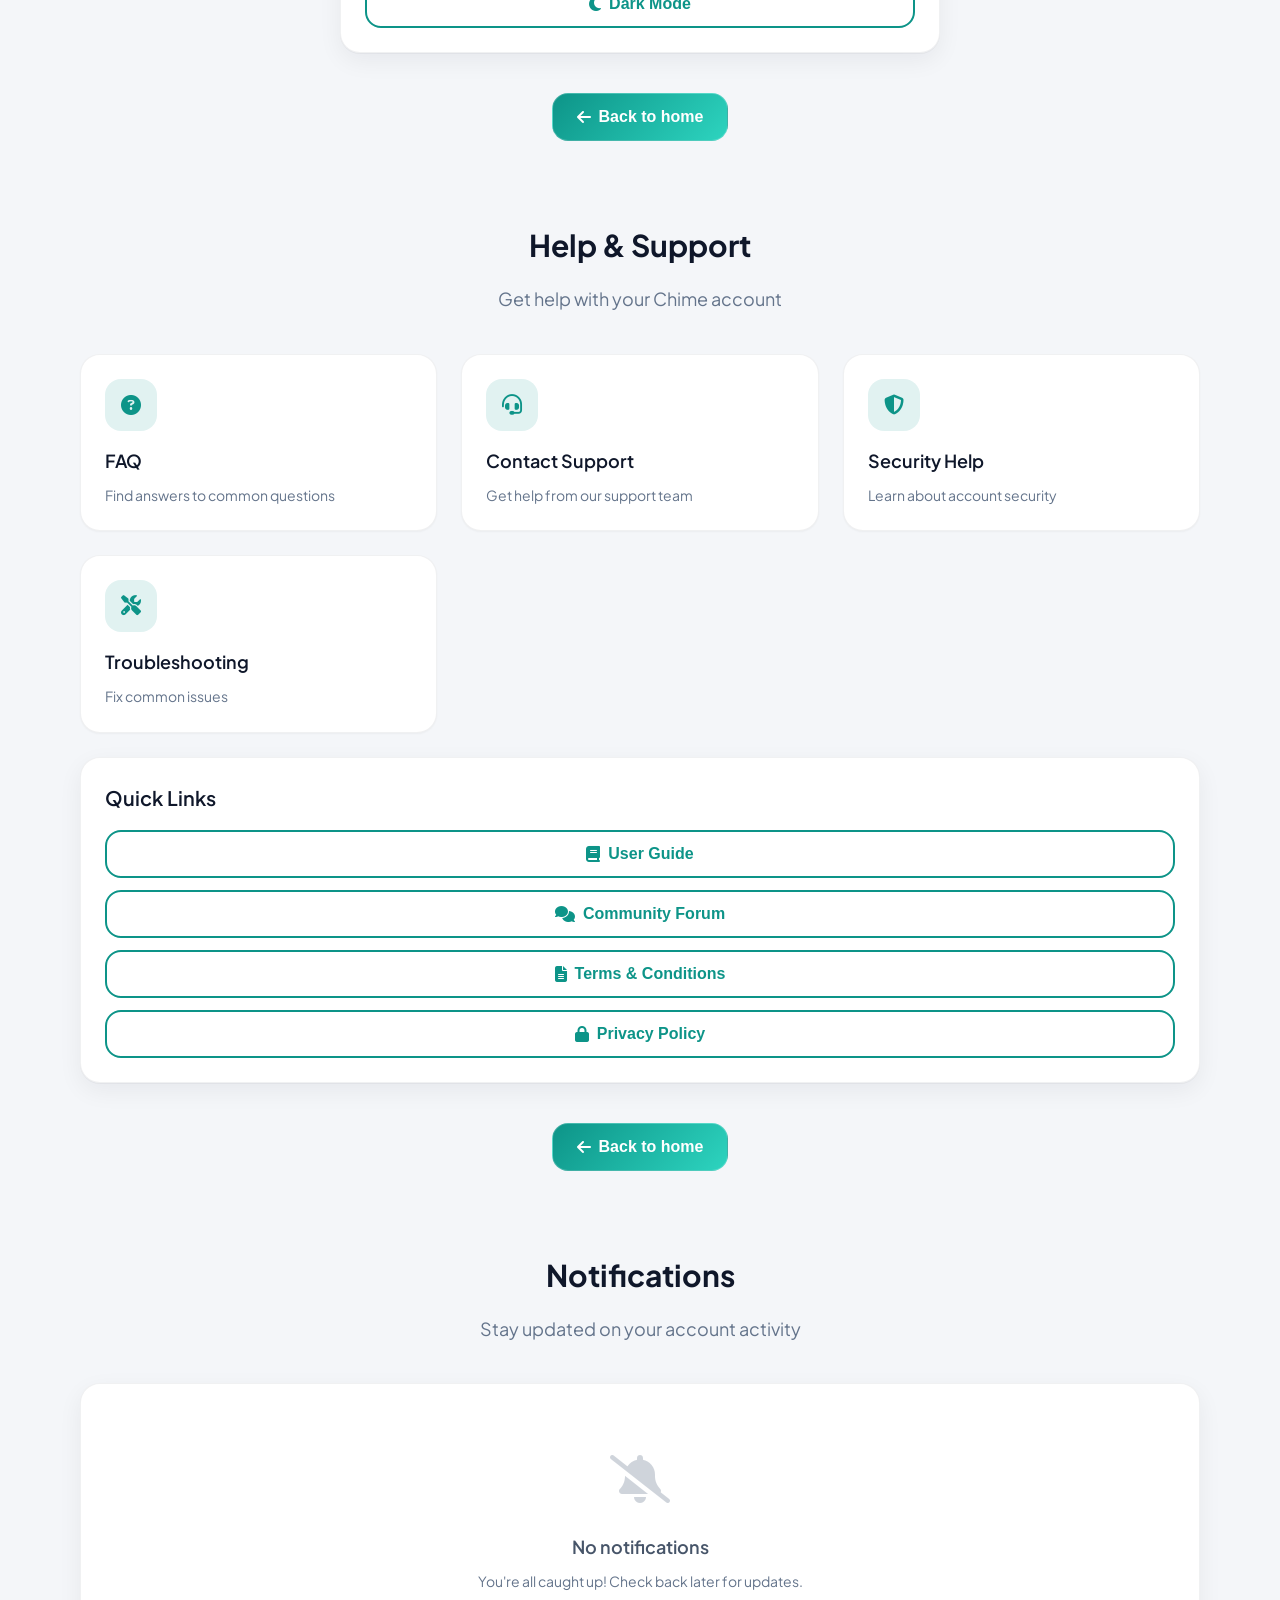
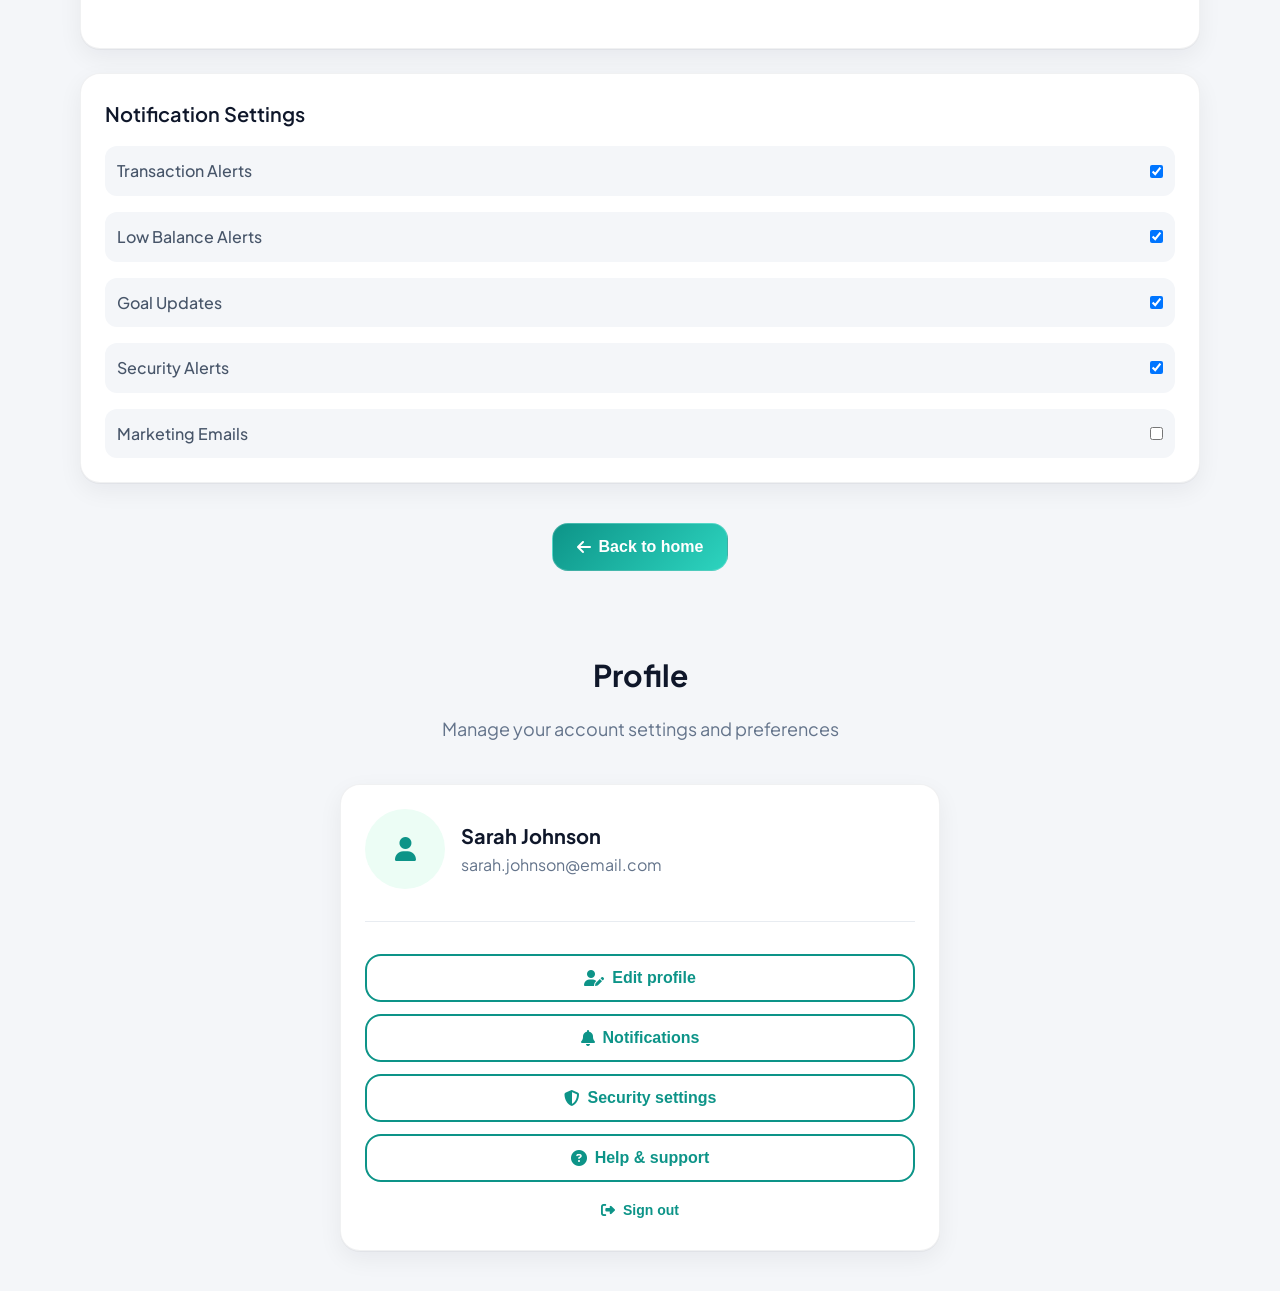
<file: chime-index.html>
<!DOCTYPE html>
<html lang="en">
<head>
    <meta charset="UTF-8">
    <meta name="viewport" content="width=device-width, initial-scale=1.0">
    <title>Chime - Banking That Works For You</title>
    <link rel="stylesheet" href="css/apex-styles.css">
    <link href="https://fonts.googleapis.com/css2?family=Inter:wght@300;400;500;600;700;800;900&display=swap" rel="stylesheet">
    <link rel="stylesheet" href="https://cdnjs.cloudflare.com/ajax/libs/font-awesome/6.4.0/css/all.min.css">
</head>
<body>
    <!-- Navigation -->
    <nav class="apex-nav">
        <div class="apex-nav-container">
            <a href="#" class="apex-brand">
                <div class="apex-brand-icon">
                    <i class="fas fa-layer-group"></i>
                </div>
                <span>Chime</span>
            </a>
        </div>
    </nav>

    <!-- Main Content -->
    <main>
        <!-- Login Screen -->
        <section id="login-screen" class="apex-auth screen active">
            <div class="apex-auth-card">
                <div class="apex-auth-header">
                    <div class="apex-auth-logo">
                        <i class="fas fa-university"></i>
                    </div>
                    <h1 class="apex-auth-title">Welcome back</h1>
                    <p class="apex-auth-subtitle">Sign in to your Chime account</p>
                </div>
                
                <form class="apex-form" id="loginForm">
                    <div class="apex-form-group">
                        <label class="apex-label">Email or phone number</label>
                        <input type="text" class="apex-input" placeholder="Enter your email or phone number" id="loginEmail">
                    </div>
                    
                    <div class="apex-form-group">
                        <label class="apex-label">Password</label>
                        <input type="password" class="apex-input" placeholder="Enter your password" id="loginPassword">
                    </div>
                    
                    <div class="apex-form-group">
                        <label style="display: flex; align-items: center; gap: var(--apex-spacing-2);">
                            <input type="checkbox" id="rememberMe" style="width: auto;">
                            <span style="font-weight: normal;">Remember me</span>
                        </label>
                    </div>
                    
                    <button type="button" class="apex-btn apex-btn-primary apex-btn-full" onclick="apexLogin()">
                        Sign in
                    </button>
                    
                    <div style="text-align: center; margin-top: var(--apex-spacing-4);">
                        <a href="#" class="apex-btn apex-btn-ghost" onclick="showSignup()">Don't have an account? Sign up</a>
                    </div>
                </form>
            </div>
        </section>

        <!-- Home Screen -->
        <section id="home-screen" class="screen">
            <div class="apex-container apex-section">
                <!-- Welcome Section -->
                <div style="text-align: center; margin-bottom: var(--apex-spacing-12);">
                    <h1 style="font-size: var(--apex-font-size-3xl); font-weight: 700; color: var(--apex-dark-blue); margin-bottom: var(--apex-spacing-4);">
                        Good morning, <span id="userName">Sarah</span>
                    </h1>
                    <p style="font-size: var(--apex-font-size-lg); color: var(--apex-medium-gray);">
                        Here's what's happening with your money today
                    </p>
                </div>

                <!-- Chime Card -->
                <div class="apex-card" style="margin-bottom: var(--apex-spacing-10);">
                    <div class="apex-debit-card">
                        <div class="apex-card-chip"></div>
                        <div class="apex-card-number">**** **** **** 8234</div>
                        <div class="apex-card-info">
                            <div>
                                <div class="apex-card-holder">SARAH JOHNSON</div>
                                <div class="apex-card-expiry">12/26</div>
                            </div>
                            <div>
                                <i class="fas fa-university" style="font-size: var(--apex-font-size-2xl); opacity: 0.7;"></i>
                            </div>
                        </div>
                    </div>
                </div>

                <!-- Balance Display -->
                <div class="apex-balance">
                    <div class="apex-balance-amount" id="balanceAmount">$0.00</div>
                    <div class="apex-balance-label">Available balance</div>
                </div>

                <!-- Quick Actions -->
                <div class="apex-grid" style="margin-bottom: var(--apex-spacing-10);">
                    <div class="apex-feature-card" onclick="showMoveMoneyScreen()">
                        <div class="apex-feature-icon">
                            <i class="fas fa-exchange-alt"></i>
                        </div>
                        <h3 class="apex-feature-title">Move Money</h3>
                        <p class="apex-feature-description">Pay friends, transfer between accounts, or pay bills</p>
                    </div>
                    
                    <div class="apex-feature-card" onclick="showGoalsScreen()">
                        <div class="apex-feature-icon">
                            <i class="fas fa-piggy-bank"></i>
                        </div>
                        <h3 class="apex-feature-title">Goals</h3>
                        <p class="apex-feature-description">Save for your goals with automatic roundups</p>
                    </div>
                    
                    <div class="apex-feature-card" onclick="showCreditScreen()">
                        <div class="apex-feature-icon">
                            <i class="fas fa-credit-card"></i>
                        </div>
                        <h3 class="apex-feature-title">Credit Builder</h3>
                        <p class="apex-feature-description">Build credit with no credit check</p>
                    </div>
                </div>

                <!-- Recent Transactions -->
                <div class="apex-card">
                    <div class="apex-card-header">
                        <h2 class="apex-card-title">Recent transactions</h2>
                        <a href="#" class="apex-btn apex-btn-ghost" onclick="showAllTransactions()">See all</a>
                    </div>
                    <div class="apex-transaction-list" id="recentTransactions">
                        <div style="text-align: center; padding: var(--apex-spacing-8) var(--apex-spacing-4); color: var(--apex-medium-gray);">
                            <div style="font-size: 3rem; margin-bottom: var(--apex-spacing-4); opacity: 0.3;">
                                <i class="fas fa-receipt"></i>
                            </div>
                            <h4 style="font-size: var(--apex-font-size-lg); font-weight: 600; color: var(--apex-dark-gray); margin-bottom: var(--apex-spacing-2);">No transactions yet</h4>
                            <p style="font-size: var(--apex-font-size-sm); margin: 0;">Start using your account to see your transaction history</p>
                        </div>
                    </div>
                </div>
            </div>
        </section>

        <!-- Goals Screen -->
        <section id="goals-screen" class="screen">
            <div class="apex-container apex-section">
                <div style="text-align: center; margin-bottom: var(--apex-spacing-10);">
                    <h1 style="font-size: var(--apex-font-size-3xl); font-weight: 700; color: var(--apex-dark-blue); margin-bottom: var(--apex-spacing-4);">
                        Your Goals
                    </h1>
                    <p style="font-size: var(--apex-font-size-lg); color: var(--apex-medium-gray);">
                        Save automatically with roundups and scheduled transfers
                    </p>
                </div>

                <div class="apex-goals" id="goalsList">
                    <div class="apex-goal">
                        <div class="apex-goal-icon">
                            <i class="fas fa-home"></i>
                        </div>
                        <div class="apex-goal-name">Emergency Fund</div>
                        <div class="apex-goal-amount">$0.00</div>
                        <div class="apex-goal-progress">
                            <div class="apex-goal-progress-bar" style="width: 0%;"></div>
                        </div>
                        <div class="apex-goal-percentage">0% of $2,000 goal</div>
                    </div>
                    
                    <div class="apex-goal">
                        <div class="apex-goal-icon">
                            <i class="fas fa-plane"></i>
                        </div>
                        <div class="apex-goal-name">Vacation Fund</div>
                        <div class="apex-goal-amount">$0.00</div>
                        <div class="apex-goal-progress">
                            <div class="apex-goal-progress-bar" style="width: 0%;"></div>
                        </div>
                        <div class="apex-goal-percentage">0% of $2,000 goal</div>
                    </div>
                    
                    <div class="apex-goal">
                        <div class="apex-goal-icon">
                            <i class="fas fa-laptop"></i>
                        </div>
                        <div class="apex-goal-name">New Laptop</div>
                        <div class="apex-goal-amount">$0.00</div>
                        <div class="apex-goal-progress">
                            <div class="apex-goal-progress-bar" style="width: 0%;"></div>
                        </div>
                        <div class="apex-goal-percentage">0% of $600 goal</div>
                    </div>
                    
                    <div class="apex-goal">
                        <div class="apex-goal-icon">
                            <i class="fas fa-gift"></i>
                        </div>
                        <div class="apex-goal-name">Holiday Gifts</div>
                        <div class="apex-goal-amount">$0.00</div>
                        <div class="apex-goal-progress">
                            <div class="apex-goal-progress-bar" style="width: 0%;"></div>
                        </div>
                        <div class="apex-goal-percentage">0% of $600 goal</div>
                    </div>
                    
                    <div class="apex-goal" style="border: 2px dashed var(--apex-medium-gray); background: transparent; cursor: pointer;" onclick="createNewGoal()">
                        <div class="apex-goal-icon" style="background: var(--apex-light-gray);">
                            <i class="fas fa-plus" style="color: var(--apex-medium-gray);"></i>
                        </div>
                        <div class="apex-goal-name" style="color: var(--apex-medium-gray);">Create new goal</div>
                        <div class="apex-goal-amount" style="color: var(--apex-medium-gray);">$0.00</div>
                        <div class="apex-goal-progress">
                            <div class="apex-goal-progress-bar" style="width: 0%; background: var(--apex-medium-gray);"></div>
                        </div>
                        <div class="apex-goal-percentage" style="color: var(--apex-medium-gray);">0% saved</div>
                    </div>
                </div>

                <div style="text-align: center; margin-top: var(--apex-spacing-10);">
                    <button class="apex-btn apex-btn-primary" onclick="showHomeScreen()">
                        <i class="fas fa-arrow-left"></i>
                        Back to home
                    </button>
                </div>
            </div>
        </section>

        <!-- Move Money Screen -->
        <section id="move-screen" class="screen">
            <div class="apex-container apex-section">
                <div style="text-align: center; margin-bottom: var(--apex-spacing-10);">
                    <h1 style="font-size: var(--apex-font-size-3xl); font-weight: 700; color: var(--apex-dark-blue); margin-bottom: var(--apex-spacing-4);">
                        Move Money
                    </h1>
                    <p style="font-size: var(--apex-font-size-lg); color: var(--apex-medium-gray);">
                        Send money to friends, pay bills, or transfer between accounts
                    </p>
                </div>

                <div class="apex-grid" style="margin-bottom: var(--apex-spacing-8);">
                    <div class="apex-feature-card" onclick="showPayFriends()">
                        <div class="apex-feature-icon">
                            <i class="fas fa-user-friends"></i>
                        </div>
                        <h3 class="apex-feature-title">Pay Friends</h3>
                        <p class="apex-feature-description">Send money to anyone with their email or phone</p>
                    </div>
                    
                    <div class="apex-feature-card" onclick="showPayBills()">
                        <div class="apex-feature-icon">
                            <i class="fas fa-file-invoice-dollar"></i>
                        </div>
                        <h3 class="apex-feature-title">Pay Bills</h3>
                        <p class="apex-feature-description">Set up and pay your monthly bills</p>
                    </div>
                    
                    <div class="apex-feature-card" onclick="showTransferBetween()">
                        <div class="apex-feature-icon">
                            <i class="fas fa-exchange-alt"></i>
                        </div>
                        <h3 class="apex-feature-title">Transfer</h3>
                        <p class="apex-feature-description">Move money between your accounts</p>
                    </div>
                </div>

                <div class="apex-card" style="max-width: 500px; margin: 0 auto;">
                    <form class="apex-form">
                        <div class="apex-form-group">
                            <label class="apex-label">Who are you paying?</label>
                            <input type="text" class="apex-input" placeholder="Email, phone number, or $Cashtag" id="recipientName">
                        </div>
                        
                        <div class="apex-form-group">
                            <label class="apex-label">Amount</label>
                            <div style="position: relative;">
                                <span style="position: absolute; left: var(--apex-spacing-4); top: 50%; transform: translateY(-50%); font-size: var(--apex-font-size-lg); font-weight: 600; color: var(--apex-medium-gray);">$</span>
                                <input type="number" class="apex-input" placeholder="0.00" id="paymentAmount" style="padding-left: var(--apex-spacing-8);">
                            </div>
                        </div>
                        
                        <div class="apex-form-group">
                            <label class="apex-label">Note (optional)</label>
                            <input type="text" class="apex-input" placeholder="What's this for?" id="paymentNote">
                        </div>
                        
                        <button type="button" class="apex-btn apex-btn-primary apex-btn-full" onclick="makePayment()">
                            Pay $<span id="paymentAmountDisplay">0.00</span>
                        </button>
                    </form>
                </div>

                <div style="text-align: center; margin-top: var(--apex-spacing-10);">
                    <button class="apex-btn apex-btn-secondary" onclick="showHomeScreen()">
                        <i class="fas fa-arrow-left"></i>
                        Back to home
                    </button>
                </div>
            </div>
        </section>

        <!-- Credit Builder Screen -->
        <section id="credit-screen" class="screen">
            <div class="apex-container apex-section">
                <div style="text-align: center; margin-bottom: var(--apex-spacing-10);">
                    <h1 style="font-size: var(--apex-font-size-3xl); font-weight: 700; color: var(--apex-dark-blue); margin-bottom: var(--apex-spacing-4);">
                        Credit Builder
                    </h1>
                    <p style="font-size: var(--apex-font-size-lg); color: var(--apex-medium-gray);">
                        Build your credit with no credit check required
                    </p>
                </div>

                <div class="apex-card" style="max-width: 600px; margin: 0 auto; text-align: center;">
                    <div style="margin-bottom: var(--apex-spacing-6);">
                        <div style="width: 100px; height: 100px; background: var(--apex-green-pale); border-radius: var(--apex-radius-full); display: flex; align-items: center; justify-content: center; margin: 0 auto var(--apex-spacing-4); font-size: var(--apex-font-size-3xl); color: var(--apex-primary-green);">
                            <i class="fas fa-credit-card"></i>
                        </div>
                        <h3 style="font-size: var(--apex-font-size-xl); font-weight: 600; color: var(--apex-dark-blue); margin-bottom: var(--apex-spacing-2);">
                            Secured Credit Builder
                        </h3>
                        <p style="color: var(--apex-medium-gray); margin-bottom: var(--apex-spacing-4);">
                            Move $200 - $1,000 from your Spending Account to your Credit Builder secured account. 
                            The money you move is used to secure your credit line.
                        </p>
                    </div>

                    <div style="background: var(--apex-green-pale); border-radius: var(--apex-radius-xl); padding: var(--apex-spacing-4); margin-bottom: var(--apex-spacing-6);">
                        <div style="font-size: var(--apex-font-size-lg); font-weight: 600; color: var(--apex-primary-green); margin-bottom: var(--apex-spacing-2);">
                            No credit check required
                        </div>
                        <p style="color: var(--apex-medium-gray); font-size: var(--apex-font-size-sm);">
                            Everyone approved with no minimum credit score
                        </p>
                    </div>

                    <div style="background: var(--apex-blue-pale); border-radius: var(--apex-radius-xl); padding: var(--apex-spacing-4); margin-bottom: var(--apex-spacing-6);">
                        <div style="font-size: var(--apex-font-size-lg); font-weight: 600; color: var(--apex-light-blue); margin-bottom: var(--apex-spacing-2);">
                            Reports to all 3 credit bureaus
                        </div>
                        <p style="color: var(--apex-medium-gray); font-size: var(--apex-font-size-sm);">
                            Build credit history with responsible use
                        </p>
                    </div>

                    <button class="apex-btn apex-btn-primary apex-btn-full" onclick="applyForCreditBuilder()">
                        Apply for Credit Builder
                    </button>
                </div>

                <div style="text-align: center; margin-top: var(--apex-spacing-10);">
                    <button class="apex-btn apex-btn-secondary" onclick="showHomeScreen()">
                        <i class="fas fa-arrow-left"></i>
                        Back to home
                    </button>
                </div>
            </div>
        </section>

        <!-- Account Screen -->
        <section id="account-screen" class="screen">
            <div class="apex-container apex-section">
                <div style="text-align: center; margin-bottom: var(--apex-spacing-10);">
                    <h1 style="font-size: var(--apex-font-size-3xl); font-weight: 700; color: var(--apex-dark-blue); margin-bottom: var(--apex-spacing-4);">
                        Account Overview
                    </h1>
                    <p style="font-size: var(--apex-font-size-lg); color: var(--apex-medium-gray);">
                        Manage your accounts and view details
                    </p>
                </div>

                <div class="apex-grid">
                    <div class="apex-card">
                        <div style="display: flex; align-items: center; gap: var(--apex-spacing-4); margin-bottom: var(--apex-spacing-4);">
                            <div style="width: 48px; height: 48px; background: var(--apex-green-pale); border-radius: var(--apex-radius-full); display: flex; align-items: center; justify-content: center; font-size: var(--apex-font-size-lg); color: var(--apex-primary-green);">
                                <i class="fas fa-wallet"></i>
                            </div>
                            <div>
                                <h3 style="font-size: var(--apex-font-size-lg); font-weight: 600; color: var(--apex-dark-blue);">Spending Account</h3>
                                <p style="color: var(--apex-medium-gray); font-size: var(--apex-font-size-sm);">Main checking account</p>
                            </div>
                        </div>
                        <div style="font-size: var(--apex-font-size-2xl); font-weight: 700; color: var(--apex-dark-blue); margin-bottom: var(--apex-spacing-2);">
                            $0.00
                        </div>
                        <p style="color: var(--apex-medium-gray); font-size: var(--apex-font-size-sm);">
                            Account ending in 8234
                        </p>
                    </div>
                    
                    <div class="apex-card">
                        <div style="display: flex; align-items: center; gap: var(--apex-spacing-4); margin-bottom: var(--apex-spacing-4);">
                            <div style="width: 48px; height: 48px; background: var(--apex-blue-pale); border-radius: var(--apex-radius-full); display: flex; align-items: center; justify-content: center; font-size: var(--apex-font-size-lg); color: var(--apex-light-blue);">
                                <i class="fas fa-piggy-bank"></i>
                            </div>
                            <div>
                                <h3 style="font-size: var(--apex-font-size-lg); font-weight: 600; color: var(--apex-dark-blue);">Savings Account</h3>
                                <p style="color: var(--apex-medium-gray); font-size: var(--apex-font-size-sm);">High-yield savings</p>
                            </div>
                        </div>
                        <div style="font-size: var(--apex-font-size-2xl); font-weight: 700; color: var(--apex-dark-blue); margin-bottom: var(--apex-spacing-2);">
                            $0.00
                        </div>
                        <p style="color: var(--apex-medium-gray); font-size: var(--apex-font-size-sm);">
                            0.50% APY
                        </p>
                    </div>
                </div>

                <div class="apex-card" style="margin-top: var(--apex-spacing-6);">
                    <h3 style="font-size: var(--apex-font-size-xl); font-weight: 600; color: var(--apex-dark-blue); margin-bottom: var(--apex-spacing-4);">Account Settings</h3>
                    <div style="display: flex; flex-direction: column; gap: var(--apex-spacing-3);">
                        <button class="apex-btn apex-btn-secondary apex-btn-full">
                            <i class="fas fa-credit-card"></i>
                            Card Management
                        </button>
                        <button class="apex-btn apex-btn-secondary apex-btn-full">
                            <i class="fas fa-file-invoice"></i>
                            Statements & Documents
                        </button>
                        <button class="apex-btn apex-btn-secondary apex-btn-full">
                            <i class="fas fa-download"></i>
                            Download Account Info
                        </button>
                    </div>
                </div>

                <div style="text-align: center; margin-top: var(--apex-spacing-10);">
                    <button class="apex-btn apex-btn-primary" onclick="showHomeScreen()">
                        <i class="fas fa-arrow-left"></i>
                        Back to home
                    </button>
                </div>
            </div>
        </section>

        <!-- Analytics Screen -->
        <section id="analytics-screen" class="screen">
            <div class="apex-container apex-section">
                <div style="text-align: center; margin-bottom: var(--apex-spacing-10);">
                    <h1 style="font-size: var(--apex-font-size-3xl); font-weight: 700; color: var(--apex-dark-blue); margin-bottom: var(--apex-spacing-4);">
                        Spending Analytics
                    </h1>
                    <p style="font-size: var(--apex-font-size-lg); color: var(--apex-medium-gray);">
                        Track your spending habits and patterns
                    </p>
                </div>

                <div class="apex-grid">
                    <div class="apex-card">
                        <h3 style="font-size: var(--apex-font-size-lg); font-weight: 600; margin-bottom: var(--apex-spacing-4);">This Month</h3>
                        <div style="font-size: var(--apex-font-size-2xl); font-weight: 700; color: var(--apex-error); margin-bottom: var(--apex-spacing-2);">
                            $0.00
                        </div>
                        <p style="color: var(--apex-medium-gray); font-size: var(--apex-font-size-sm);">
                            No spending this month
                        </p>
                    </div>
                    
                    <div class="apex-card">
                        <h3 style="font-size: var(--apex-font-size-lg); font-weight: 600; margin-bottom: var(--apex-spacing-4);">Average Daily</h3>
                        <div style="font-size: var(--apex-font-size-2xl); font-weight: 700; color: var(--apex-dark-blue); margin-bottom: var(--apex-spacing-2);">
                            $0.00
                        </div>
                        <p style="color: var(--apex-medium-gray); font-size: var(--apex-font-size-sm);">
                            Based on last 30 days
                        </p>
                    </div>
                </div>

                <div class="apex-card" style="margin-top: var(--apex-spacing-6);">
                    <h3 style="font-size: var(--apex-font-size-xl); font-weight: 600; color: var(--apex-dark-blue); margin-bottom: var(--apex-spacing-4);">Spending by Category</h3>
                    <div style="text-align: center; padding: var(--apex-spacing-8) var(--apex-spacing-4); color: var(--apex-medium-gray);">
                        <div style="font-size: 3rem; margin-bottom: var(--apex-spacing-4); opacity: 0.3;">
                            <i class="fas fa-chart-pie"></i>
                        </div>
                        <h4 style="font-size: var(--apex-font-size-lg); font-weight: 600; color: var(--apex-dark-gray); margin-bottom: var(--apex-spacing-2);">No spending data yet</h4>
                        <p style="font-size: var(--apex-font-size-sm); margin: 0;">Start using your account to see spending analytics</p>
                    </div>
                </div>

                <div style="text-align: center; margin-top: var(--apex-spacing-10);">
                    <button class="apex-btn apex-btn-primary" onclick="showHomeScreen()">
                        <i class="fas fa-arrow-left"></i>
                        Back to home
                    </button>
                </div>
            </div>
        </section>

        <!-- Settings Screen -->
        <section id="settings-screen" class="screen">
            <div class="apex-container apex-section">
                <div style="text-align: center; margin-bottom: var(--apex-spacing-10);">
                    <h1 style="font-size: var(--apex-font-size-3xl); font-weight: 700; color: var(--apex-dark-blue); margin-bottom: var(--apex-spacing-4);">
                        Settings
                    </h1>
                    <p style="font-size: var(--apex-font-size-lg); color: var(--apex-medium-gray);">
                        Manage your account preferences and security
                    </p>
                </div>

                <div class="apex-card" style="max-width: 600px; margin: 0 auto;">
                    <h3 style="font-size: var(--apex-font-size-xl); font-weight: 600; color: var(--apex-dark-blue); margin-bottom: var(--apex-spacing-6);">Account Settings</h3>
                    <div style="display: flex; flex-direction: column; gap: var(--apex-spacing-3); margin-bottom: var(--apex-spacing-8);">
                        <button class="apex-btn apex-btn-secondary apex-btn-full">
                            <i class="fas fa-user"></i>
                            Personal Information
                        </button>
                        <button class="apex-btn apex-btn-secondary apex-btn-full">
                            <i class="fas fa-map-marker-alt"></i>
                            Address & Contact
                        </button>
                        <button class="apex-btn apex-btn-secondary apex-btn-full">
                            <i class="fas fa-phone"></i>
                            Phone & Email
                        </button>
                    </div>

                    <h3 style="font-size: var(--apex-font-size-xl); font-weight: 600; color: var(--apex-dark-blue); margin-bottom: var(--apex-spacing-6);">Security</h3>
                    <div style="display: flex; flex-direction: column; gap: var(--apex-spacing-3); margin-bottom: var(--apex-spacing-8);">
                        <button class="apex-btn apex-btn-secondary apex-btn-full">
                            <i class="fas fa-lock"></i>
                            Change Password
                        </button>
                        <button class="apex-btn apex-btn-secondary apex-btn-full">
                            <i class="fas fa-fingerprint"></i>
                            Biometric Settings
                        </button>
                        <button class="apex-btn apex-btn-secondary apex-btn-full">
                            <i class="fas fa-shield-alt"></i>
                            Two-Factor Authentication
                        </button>
                    </div>

                    <h3 style="font-size: var(--apex-font-size-xl); font-weight: 600; color: var(--apex-dark-blue); margin-bottom: var(--apex-spacing-6);">Preferences</h3>
                    <div style="display: flex; flex-direction: column; gap: var(--apex-spacing-3);">
                        <button class="apex-btn apex-btn-secondary apex-btn-full">
                            <i class="fas fa-bell"></i>
                            Notifications
                        </button>
                        <button class="apex-btn apex-btn-secondary apex-btn-full">
                            <i class="fas fa-globe"></i>
                            Language & Region
                        </button>
                        <button class="apex-btn apex-btn-secondary apex-btn-full">
                            <i class="fas fa-moon"></i>
                            Dark Mode
                        </button>
                    </div>
                </div>

                <div style="text-align: center; margin-top: var(--apex-spacing-10);">
                    <button class="apex-btn apex-btn-primary" onclick="showHomeScreen()">
                        <i class="fas fa-arrow-left"></i>
                        Back to home
                    </button>
                </div>
            </div>
        </section>

        <!-- Help Screen -->
        <section id="help-screen" class="screen">
            <div class="apex-container apex-section">
                <div style="text-align: center; margin-bottom: var(--apex-spacing-10);">
                    <h1 style="font-size: var(--apex-font-size-3xl); font-weight: 700; color: var(--apex-dark-blue); margin-bottom: var(--apex-spacing-4);">
                        Help & Support
                    </h1>
                    <p style="font-size: var(--apex-font-size-lg); color: var(--apex-medium-gray);">
                        Get help with your Chime account
                    </p>
                </div>

                <div class="apex-grid">
                    <div class="apex-feature-card" onclick="showFAQ()">
                        <div class="apex-feature-icon">
                            <i class="fas fa-question-circle"></i>
                        </div>
                        <h3 class="apex-feature-title">FAQ</h3>
                        <p class="apex-feature-description">Find answers to common questions</p>
                    </div>
                    
                    <div class="apex-feature-card" onclick="showContactSupport()">
                        <div class="apex-feature-icon">
                            <i class="fas fa-headset"></i>
                        </div>
                        <h3 class="apex-feature-title">Contact Support</h3>
                        <p class="apex-feature-description">Get help from our support team</p>
                    </div>
                    
                    <div class="apex-feature-card" onclick="showSecurityHelp()">
                        <div class="apex-feature-icon">
                            <i class="fas fa-shield-alt"></i>
                        </div>
                        <h3 class="apex-feature-title">Security Help</h3>
                        <p class="apex-feature-description">Learn about account security</p>
                    </div>
                    
                    <div class="apex-feature-card" onclick="showTroubleshooting()">
                        <div class="apex-feature-icon">
                            <i class="fas fa-tools"></i>
                        </div>
                        <h3 class="apex-feature-title">Troubleshooting</h3>
                        <p class="apex-feature-description">Fix common issues</p>
                    </div>
                </div>

                <div class="apex-card" style="margin-top: var(--apex-spacing-6);">
                    <h3 style="font-size: var(--apex-font-size-xl); font-weight: 600; color: var(--apex-dark-blue); margin-bottom: var(--apex-spacing-4);">Quick Links</h3>
                    <div style="display: flex; flex-direction: column; gap: var(--apex-spacing-3);">
                        <button class="apex-btn apex-btn-secondary apex-btn-full">
                            <i class="fas fa-book"></i>
                            User Guide
                        </button>
                        <button class="apex-btn apex-btn-secondary apex-btn-full">
                            <i class="fas fa-comments"></i>
                            Community Forum
                        </button>
                        <button class="apex-btn apex-btn-secondary apex-btn-full">
                            <i class="fas fa-file-alt"></i>
                            Terms & Conditions
                        </button>
                        <button class="apex-btn apex-btn-secondary apex-btn-full">
                            <i class="fas fa-lock"></i>
                            Privacy Policy
                        </button>
                    </div>
                </div>

                <div style="text-align: center; margin-top: var(--apex-spacing-10);">
                    <button class="apex-btn apex-btn-primary" onclick="showHomeScreen()">
                        <i class="fas fa-arrow-left"></i>
                        Back to home
                    </button>
                </div>
            </div>
        </section>

        <!-- Notifications Screen -->
        <section id="notifications-screen" class="screen">
            <div class="apex-container apex-section">
                <div style="text-align: center; margin-bottom: var(--apex-spacing-10);">
                    <h1 style="font-size: var(--apex-font-size-3xl); font-weight: 700; color: var(--apex-dark-blue); margin-bottom: var(--apex-spacing-4);">
                        Notifications
                    </h1>
                    <p style="font-size: var(--apex-font-size-lg); color: var(--apex-medium-gray);">
                        Stay updated on your account activity
                    </p>
                </div>

                <div class="apex-card">
                    <div style="text-align: center; padding: var(--apex-spacing-8) var(--apex-spacing-4); color: var(--apex-medium-gray);">
                        <div style="font-size: 3rem; margin-bottom: var(--apex-spacing-4); opacity: 0.3;">
                            <i class="fas fa-bell-slash"></i>
                        </div>
                        <h4 style="font-size: var(--apex-font-size-lg); font-weight: 600; color: var(--apex-dark-gray); margin-bottom: var(--apex-spacing-2);">No notifications</h4>
                        <p style="font-size: var(--apex-font-size-sm); margin: 0;">You're all caught up! Check back later for updates.</p>
                    </div>
                </div>

                <div class="apex-card" style="margin-top: var(--apex-spacing-6);">
                    <h3 style="font-size: var(--apex-font-size-xl); font-weight: 600; color: var(--apex-dark-blue); margin-bottom: var(--apex-spacing-4);">Notification Settings</h3>
                    <div style="display: flex; flex-direction: column; gap: var(--apex-spacing-4);">
                        <label style="display: flex; align-items: center; justify-content: space-between; padding: var(--apex-spacing-3); background: var(--apex-off-white); border-radius: var(--apex-radius-lg);">
                            <span style="font-weight: 500;">Transaction Alerts</span>
                            <input type="checkbox" checked style="width: auto;">
                        </label>
                        <label style="display: flex; align-items: center; justify-content: space-between; padding: var(--apex-spacing-3); background: var(--apex-off-white); border-radius: var(--apex-radius-lg);">
                            <span style="font-weight: 500;">Low Balance Alerts</span>
                            <input type="checkbox" checked style="width: auto;">
                        </label>
                        <label style="display: flex; align-items: center; justify-content: space-between; padding: var(--apex-spacing-3); background: var(--apex-off-white); border-radius: var(--apex-radius-lg);">
                            <span style="font-weight: 500;">Goal Updates</span>
                            <input type="checkbox" checked style="width: auto;">
                        </label>
                        <label style="display: flex; align-items: center; justify-content: space-between; padding: var(--apex-spacing-3); background: var(--apex-off-white); border-radius: var(--apex-radius-lg);">
                            <span style="font-weight: 500;">Security Alerts</span>
                            <input type="checkbox" checked style="width: auto;">
                        </label>
                        <label style="display: flex; align-items: center; justify-content: space-between; padding: var(--apex-spacing-3); background: var(--apex-off-white); border-radius: var(--apex-radius-lg);">
                            <span style="font-weight: 500;">Marketing Emails</span>
                            <input type="checkbox" style="width: auto;">
                        </label>
                    </div>
                </div>

                <div style="text-align: center; margin-top: var(--apex-spacing-10);">
                    <button class="apex-btn apex-btn-primary" onclick="showHomeScreen()">
                        <i class="fas fa-arrow-left"></i>
                        Back to home
                    </button>
                </div>
            </div>
        </section>

        <!-- Profile Screen -->
        <section id="profile-screen" class="screen">
            <div class="apex-container apex-section">
                <div style="text-align: center; margin-bottom: var(--apex-spacing-10);">
                    <h1 style="font-size: var(--apex-font-size-3xl); font-weight: 700; color: var(--apex-dark-blue); margin-bottom: var(--apex-spacing-4);">
                        Profile
                    </h1>
                    <p style="font-size: var(--apex-font-size-lg); color: var(--apex-medium-gray);">
                        Manage your account settings and preferences
                    </p>
                </div>

                <div class="apex-card" style="max-width: 600px; margin: 0 auto;">
                    <div style="display: flex; align-items: center; gap: var(--apex-spacing-4); margin-bottom: var(--apex-spacing-8);">
                        <div style="width: 80px; height: 80px; border-radius: var(--apex-radius-full); background: var(--apex-green-pale); display: flex; align-items: center; justify-content: center; font-size: var(--apex-font-size-2xl); color: var(--apex-primary-green);">
                            <i class="fas fa-user"></i>
                        </div>
                        <div>
                            <h3 style="font-size: var(--apex-font-size-xl); font-weight: 700; color: var(--apex-dark-blue);">Sarah Johnson</h3>
                            <p style="color: var(--apex-medium-gray);">sarah.johnson@email.com</p>
                        </div>
                    </div>

                    <div style="border-top: 1px solid var(--apex-light-gray); padding-top: var(--apex-spacing-8);">
                        <button class="apex-btn apex-btn-secondary apex-btn-full" style="margin-bottom: var(--apex-spacing-3);">
                            <i class="fas fa-user-edit"></i>
                            Edit profile
                        </button>
                        <button class="apex-btn apex-btn-secondary apex-btn-full" style="margin-bottom: var(--apex-spacing-3);">
                            <i class="fas fa-bell"></i>
                            Notifications
                        </button>
                        <button class="apex-btn apex-btn-secondary apex-btn-full" style="margin-bottom: var(--apex-spacing-3);">
                            <i class="fas fa-shield-alt"></i>
                            Security settings
                        </button>
                        <button class="apex-btn apex-btn-secondary apex-btn-full" style="margin-bottom: var(--apex-spacing-3);">
                            <i class="fas fa-question-circle"></i>
                            Help & support
                        </button>
                        <button class="apex-btn apex-btn-ghost apex-btn-full" onclick="apexSignOut()">
                            <i class="fas fa-sign-out-alt"></i>
                            Sign out
                        </button>
                    </div>
                </div>
            </div>
        </section>
    </main>

    <!-- Mobile Navigation Bar -->
    <div class="apex-mobile-bar">
        <a href="#home" class="apex-mobile-item active">
            <i class="fas fa-home"></i>
            <span>Home</span>
        </a>
        <a href="#account" class="apex-mobile-item">
            <i class="fas fa-credit-card"></i>
            <span>Account</span>
        </a>
        <a href="#goals" class="apex-mobile-item">
            <i class="fas fa-piggy-bank"></i>
            <span>Goals</span>
        </a>
        <a href="#move" class="apex-mobile-item">
            <i class="fas fa-exchange-alt"></i>
            <span>Move</span>
        </a>
        <a href="#analytics" class="apex-mobile-item">
            <i class="fas fa-chart-line"></i>
            <span>Analytics</span>
        </a>
        <a href="#more" class="apex-mobile-item" onclick="showMoreMenu()">
            <i class="fas fa-ellipsis-h"></i>
            <span>More</span>
        </a>
    </div>

    <!-- Toast Notification -->
    <div id="chimeToast" class="apex-toast">
        <i class="fas fa-check-circle"></i>
        <span id="toastMessage">Payment successful!</span>
    </div>

        </script>
    
    <!-- Scripts -->
    <script src="js/chime-app-fixed.js"></script>
</body>
</html>
</file>
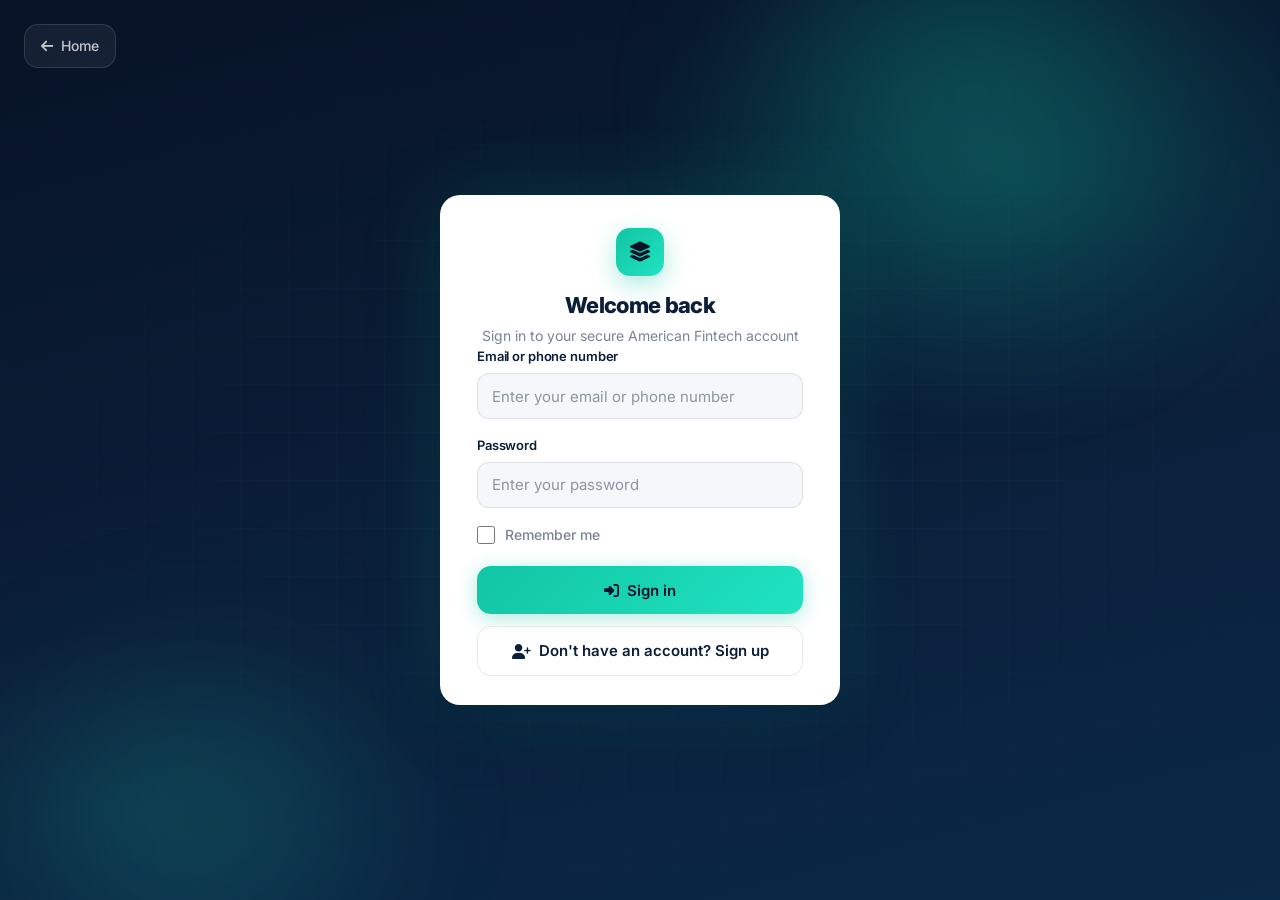
<file: credit.html>
<!DOCTYPE html>
<html lang="en">
<head>
    <meta charset="UTF-8">
    <meta name="viewport" content="width=device-width, initial-scale=1.0">
    <title>Credit Builder - American Fintech</title>
    <link rel="stylesheet" href="css/apex-styles.css">
    <link href="https://fonts.googleapis.com/css2?family=Inter:wght@300;400;500;600;700;800;900&display=swap" rel="stylesheet">
    <link rel="stylesheet" href="https://cdnjs.cloudflare.com/ajax/libs/font-awesome/6.4.0/css/all.min.css">
</head>
<body class="apex-app">
    <!-- Navigation -->
    <nav class="apex-nav">
        <div class="apex-nav-container">
            <a href="index.html" class="apex-brand">
                <div class="apex-brand-icon">
                    <i class="fas fa-layer-group"></i>
                </div>
                <span class="apex-brand-label">American<em>Fintech</em></span>
            </a>
            
            <!-- Desktop Navigation Menu -->
            <div class="apex-nav-menu">
                <a href="home.html" class="apex-nav-link">
                    <i class="fas fa-home"></i>
                    <span>Home</span>
                </a>
                <a href="account.html" class="apex-nav-link">
                    <i class="fas fa-credit-card"></i>
                    <span>Account</span>
                </a>
                <a href="goals.html" class="apex-nav-link">
                    <i class="fas fa-piggy-bank"></i>
                    <span>Goals</span>
                </a>
                <a href="move.html" class="apex-nav-link">
                    <i class="fas fa-exchange-alt"></i>
                    <span>Move</span>
                </a>
                <a href="analytics.html" class="apex-nav-link">
                    <i class="fas fa-chart-line"></i>
                    <span>Analytics</span>
                </a>
                <a href="credit.html" class="apex-nav-link">
                    <i class="fas fa-credit-card"></i>
                    <span>Credit</span>
                </a>
                <div class="apex-nav-dropdown">
                    <button class="apex-nav-link apex-nav-dropdown-toggle">
                        <i class="fas fa-ellipsis-h"></i>
                        <span>More</span>
                        <i class="fas fa-chevron-down" style="font-size: 0.7rem; margin-left: 4px;"></i>
                    </button>
                    <div class="apex-nav-dropdown-menu">
                        <a href="settings.html" class="apex-nav-dropdown-item">
                            <i class="fas fa-cog"></i>
                            Settings
                        </a>
                        <a href="help.html" class="apex-nav-dropdown-item">
                            <i class="fas fa-question-circle"></i>
                            Help
                        </a>
                        <a href="notifications.html" class="apex-nav-dropdown-item">
                            <i class="fas fa-bell"></i>
                            Notifications
                        </a>
                        <a href="profile.html" class="apex-nav-dropdown-item">
                            <i class="fas fa-user"></i>
                            Profile
                        </a>
                    </div>
                </div>
            </div>
            
            <!-- Mobile Menu Toggle -->
            <button class="apex-nav-toggle" id="mobileMenuToggle">
                <i class="fas fa-bars"></i>
            </button>
        </div>
    </nav>

    <!-- Main Content -->
    <main>
        <div class="apex-container apex-section">
            <div style="text-align: center; margin-bottom: var(--apex-spacing-10);">
                <h1 style="font-size: var(--apex-font-size-3xl); font-weight: 700; color: var(--apex-dark-blue); margin-bottom: var(--apex-spacing-4);">
                    Credit Builder
                </h1>
                <p style="font-size: var(--apex-font-size-lg); color: var(--apex-medium-gray);">
                    Build your credit with no credit check required
                </p>
            </div>

            <div class="apex-card" style="max-width: 600px; margin: 0 auto; text-align: center;">
                <div style="margin-bottom: var(--apex-spacing-6);">
                    <div style="width: 100px; height: 100px; background: var(--apex-green-pale); border-radius: var(--apex-radius-full); display: flex; align-items: center; justify-content: center; margin: 0 auto var(--apex-spacing-4); font-size: var(--apex-font-size-3xl); color: var(--apex-primary-green);">
                        <i class="fas fa-credit-card"></i>
                    </div>
                    <h3 style="font-size: var(--apex-font-size-xl); font-weight: 600; color: var(--apex-dark-blue); margin-bottom: var(--apex-spacing-2);">
                        Secured Credit Builder
                    </h3>
                    <p style="color: var(--apex-medium-gray); margin-bottom: var(--apex-spacing-4);">
                        Move $200 - $1,000 from your Spending Account to your Credit Builder secured account. 
                        The money you move is used to secure your credit line.
                    </p>
                </div>

                <div style="background: var(--apex-green-pale); border-radius: var(--apex-radius-xl); padding: var(--apex-spacing-4); margin-bottom: var(--apex-spacing-6);">
                    <div style="font-size: var(--apex-font-size-lg); font-weight: 600; color: var(--apex-primary-green); margin-bottom: var(--apex-spacing-2);">
                        No credit check required
                    </div>
                    <p style="color: var(--apex-medium-gray); font-size: var(--apex-font-size-sm);">
                        Everyone approved with no minimum credit score
                    </p>
                </div>

                <div style="background: var(--apex-blue-pale); border-radius: var(--apex-radius-xl); padding: var(--apex-spacing-4); margin-bottom: var(--apex-spacing-6);">
                    <div style="font-size: var(--apex-font-size-lg); font-weight: 600; color: var(--apex-light-blue); margin-bottom: var(--apex-spacing-2);">
                        Reports to all 3 credit bureaus
                    </div>
                    <p style="color: var(--apex-medium-gray); font-size: var(--apex-font-size-sm);">
                        Build credit history with responsible use
                    </p>
                </div>

                <button class="apex-btn apex-btn-primary apex-btn-full" onclick="applyForCreditBuilder()">
                    Apply for Credit Builder
                </button>
            </div>
        </div>
    </main>

    <!-- Mobile Navigation Bar -->
    <div class="apex-mobile-bar">
        <a href="home.html" class="apex-mobile-item">
            <i class="fas fa-home"></i>
            <span>Home</span>
        </a>
        <a href="account.html" class="apex-mobile-item">
            <i class="fas fa-credit-card"></i>
            <span>Account</span>
        </a>
        <a href="goals.html" class="apex-mobile-item">
            <i class="fas fa-piggy-bank"></i>
            <span>Goals</span>
        </a>
        <a href="move.html" class="apex-mobile-item">
            <i class="fas fa-exchange-alt"></i>
            <span>Move</span>
        </a>
        <a href="analytics.html" class="apex-mobile-item">
            <i class="fas fa-chart-line"></i>
            <span>Analytics</span>
        </a>
        <a href="#" class="apex-mobile-item" onclick="showMoreMenu()">
            <i class="fas fa-ellipsis-h"></i>
            <span>More</span>
        </a>
    </div>

    <!-- Toast Notification -->
    <div id="chimeToast" class="apex-toast">
        <i class="fas fa-check-circle"></i>
        <span id="toastMessage">Application submitted!</span>
    </div>

    <!-- Mobile Navigation Script -->
    <script>
        document.addEventListener('DOMContentLoaded', function() {
            const mobileToggle = document.getElementById('mobileMenuToggle');
            const navMenu = document.querySelector('.apex-nav-menu');
            
            if (mobileToggle && navMenu) {
                mobileToggle.addEventListener('click', function() {
                    if (navMenu.style.display === 'flex') {
                        navMenu.style.display = 'none';
                    } else {
                        navMenu.style.display = 'flex';
                        navMenu.style.position = 'absolute';
                        navMenu.style.top = '100%';
                        navMenu.style.left = '0';
                        navMenu.style.right = '0';
                        navMenu.style.background = 'var(--apex-navy)';
                        navMenu.style.flexDirection = 'column';
                        navMenu.style.padding = 'var(--apex-spacing-4)';
                        navMenu.style.boxShadow = 'var(--apex-shadow-2xl)';
                    }
                });
            }
        });
    </script>

    <!-- Scripts -->
    <script src="js/chime-app-fixed.js"></script>
    
    </script>

    <!-- Floating More button removed (top-nav dropdown is the single source of truth). -->
</body>
</html>
</file>
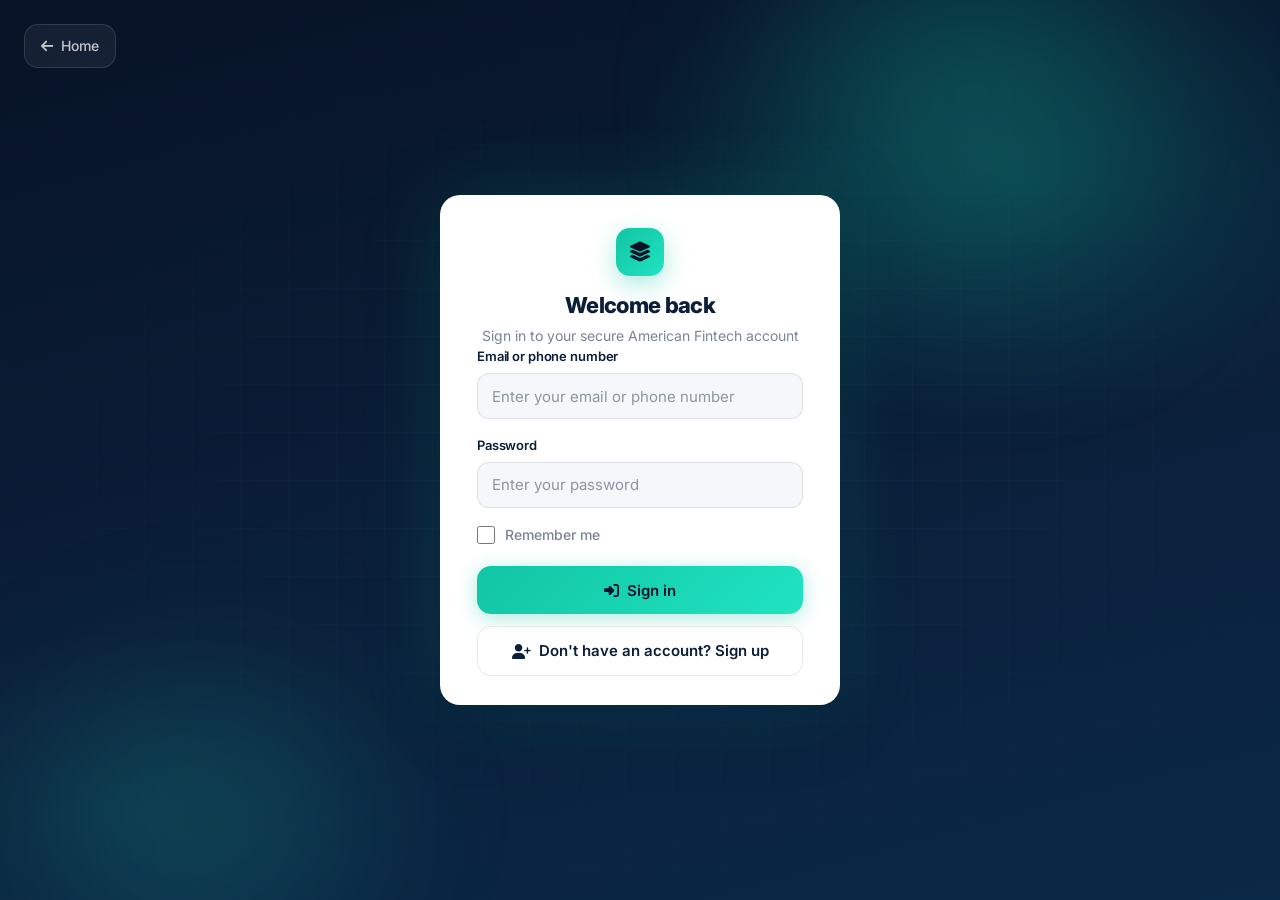
<file: deposit.html>
<!DOCTYPE html>
<html lang="en">
<head>
    <meta charset="UTF-8">
    <meta name="viewport" content="width=device-width, initial-scale=1.0">
    <title>Deposit - American Fintech</title>
    <link rel="stylesheet" href="css/apex-styles.css">
    <link rel="preconnect" href="https://fonts.googleapis.com">
    <link rel="preconnect" href="https://fonts.gstatic.com" crossorigin>
    <link href="https://fonts.googleapis.com/css2?family=Inter:wght@300;400;500;600;700&display=swap" rel="stylesheet">
    <link rel="stylesheet" href="https://cdnjs.cloudflare.com/ajax/libs/font-awesome/6.4.0/css/all.min.css">
</head>
<body class="apex-app">
    <!-- Navigation -->
    <nav class="apex-nav">
        <div class="apex-nav-container">
            <a href="home.html" class="apex-brand">
                <div class="apex-brand-icon">
                    <i class="fas fa-layer-group"></i>
                </div>
                American Fintech
            </a>
        </div>
    </nav>

    <!-- Main Content -->
    <main>
        <div class="apex-container apex-section">
            <div style="text-align: center; margin-bottom: var(--apex-spacing-10);">
                <h1 style="font-size: var(--apex-font-size-3xl); font-weight: 700; color: var(--apex-dark-blue); margin-bottom: var(--apex-spacing-4);">
                    Deposit Funds
                </h1>
                <p style="font-size: var(--apex-font-size-lg); color: var(--apex-medium-gray);">
                    Add money to your account quickly and securely
                </p>
            </div>

            <div class="apex-card" style="max-width: 600px; margin: 0 auto;">
                <div style="text-align: center; margin-bottom: var(--apex-spacing-6);">
                    <div style="width: 80px; height: 80px; border-radius: var(--apex-radius-full); background: linear-gradient(135deg, var(--apex-primary-teal), var(--apex-teal-light)); display: flex; align-items: center; justify-content: center; font-size: var(--apex-font-size-2xl); color: var(--apex-white); box-shadow: var(--apex-shadow-active); margin: 0 auto var(--apex-spacing-4);">
                        <i class="fas fa-plus-circle"></i>
                    </div>
                    <h3 style="font-size: var(--apex-font-size-xl); font-weight: 600; color: var(--apex-dark-blue); margin-bottom: var(--apex-spacing-2);">Quick Deposit</h3>
                    <p style="color: var(--apex-medium-gray); margin: 0;">Transfer funds from external account</p>
                </div>

                <form id="depositForm" onsubmit="processDeposit(event)">
                    <div class="apex-form-group">
                        <label class="apex-label">Deposit Amount</label>
                        <div style="position: relative;">
                            <span style="position: absolute; left: 12px; top: 50%; transform: translateY(-50%); color: var(--apex-medium-gray); font-size: var(--apex-font-size-lg);">$</span>
                            <input type="number" class="apex-input" id="depositAmount" placeholder="0.00" step="0.01" min="1.00" required style="padding-left: 20px; font-size: var(--apex-font-size-lg); font-weight: 600;">
                        </div>
                    </div>
                    
                    <div class="apex-form-group">
                        <label class="apex-label">Payment Method</label>
                        <select class="apex-input" id="paymentMethod" required>
                            <option value="">Select payment method</option>
                            <option value="bank-transfer">Bank Transfer</option>
                            <option value="debit-card">Debit Card</option>
                            <option value="credit-card">Credit Card</option>
                            <option value="cash">Cash Deposit</option>
                            <option value="check">Check Deposit</option>
                        </select>
                    </div>
                    
                    <div class="apex-form-group">
                        <label class="apex-label">Account</label>
                        <select class="apex-input" id="depositAccount" required>
                            <option value="">Select account</option>
                            <option value="spending">Spending Account</option>
                            <option value="savings">Savings Account</option>
                        </select>
                    </div>
                    
                    <div class="apex-form-group">
                        <label class="apex-label">Description (optional)</label>
                        <input type="text" class="apex-input" id="depositDescription" placeholder="What's this deposit for?">
                    </div>
                    
                    <button type="submit" class="apex-btn apex-btn-primary apex-btn-full" style="margin-top: var(--apex-spacing-4);">
                        <i class="fas fa-plus-circle"></i>
                        Deposit $<span id="depositAmountDisplay">0.00</span>
                    </button>
                </form>
            </div>

            <div class="apex-card" style="max-width: 600px; margin: 20px auto 0;">
                <h3 style="font-size: var(--apex-font-size-xl); font-weight: 600; color: var(--apex-dark-blue); margin-bottom: var(--apex-spacing-4);">Recent Deposits</h3>
                
                <div id="recentDeposits" style="display: flex; flex-direction: column; gap: var(--apex-spacing-3);">
                    <div style="text-align: center; padding: var(--apex-spacing-8) var(--apex-spacing-4); color: var(--apex-medium-gray);">
                        <div style="font-size: 3rem; margin-bottom: var(--apex-spacing-4); opacity: 0.3;">
                            <i class="fas fa-history"></i>
                        </div>
                        <h4 style="font-size: var(--apex-font-size-lg); font-weight: 600; color: var(--apex-dark-gray); margin-bottom: var(--apex-spacing-2);">No deposits yet</h4>
                        <p style="font-size: var(--apex-font-size-sm); margin: 0;">Make your first deposit to see transaction history</p>
                    </div>
                </div>
            </div>

            <div style="text-align: center; margin-top: var(--apex-spacing-10);">
                <button class="apex-btn apex-btn-secondary" onclick="window.location.href='home.html'">
                    <i class="fas fa-arrow-left"></i>
                    Back to home
                </button>
            </div>
        </div>
    </main>

    <!-- Mobile Navigation Bar -->
    <div class="apex-mobile-bar">
        <a href="home.html" class="apex-mobile-item">
            <i class="fas fa-home"></i>
            <span>Home</span>
        </a>
        <a href="account.html" class="apex-mobile-item">
            <i class="fas fa-credit-card"></i>
            <span>Account</span>
        </a>
        <a href="goals.html" class="apex-mobile-item">
            <i class="fas fa-piggy-bank"></i>
            <span>Goals</span>
        </a>
        <a href="move.html" class="apex-mobile-item">
            <i class="fas fa-exchange-alt"></i>
            <span>Move</span>
        </a>
        <a href="deposit.html" class="apex-mobile-item active">
            <i class="fas fa-plus-circle"></i>
            <span>Deposit</span>
        </a>
        <a href="analytics.html" class="apex-mobile-item">
            <i class="fas fa-chart-line"></i>
            <span>Analytics</span>
        </a>
    </div>

    <!-- Toast Notification -->
    <div id="chimeToast" class="apex-toast">
        <i class="fas fa-check-circle"></i>
        <span id="toastMessage">Deposit successful!</span>
    </div>

    <!-- Scripts -->
    <script src="js/chime-app-fixed.js"></script>
    <script>
                
        // Update deposit amount display
        const depositAmountInput = document.getElementById('depositAmount');
        const depositAmountDisplay = document.getElementById('depositAmountDisplay');
            
        if (depositAmountInput && depositAmountDisplay) {
            depositAmountInput.addEventListener('input', function() {
                const amount = parseFloat(this.value) || 0;
                depositAmountDisplay.textContent = amount.toFixed(2);
            });
        }

        // Load recent deposits
        loadRecentDeposits();

        // Deposit functionality
        function processDeposit(event) {
            event.preventDefault();
            
            const amount = parseFloat(document.getElementById('depositAmount').value);
            const paymentMethod = document.getElementById('paymentMethod').value;
            const account = document.getElementById('depositAccount').value;
            const description = document.getElementById('depositDescription').value;
            
            // Validation
            if (!amount || amount <= 0) {
                chimeToast('Please enter a valid deposit amount', 'error');
                return;
            }
            
            if (!paymentMethod) {
                chimeToast('Please select a payment method', 'error');
                return;
            }
            
            if (!account) {
                chimeToast('Please select an account', 'error');
                return;
            }
            
            // Add loading state
            const submitButton = event.target.querySelector('button[type="submit"]');
            if (submitButton) {
                submitButton.disabled = true;
                submitButton.innerHTML = '<i class="fas fa-spinner fa-spin"></i> Processing...';
            }
            
            // Simulate processing
            setTimeout(() => {
                // Create deposit record
                const deposit = {
                    id: Date.now(),
                    amount: amount,
                    paymentMethod: paymentMethod,
                    account: account,
                    description: description || 'Deposit',
                    date: new Date().toISOString(),
                    status: 'completed'
                };
                
                // Save to localStorage
                let deposits = JSON.parse(localStorage.getItem('apexDeposits') || '[]');
                deposits.unshift(deposit);
                localStorage.setItem('apexDeposits', JSON.stringify(deposits));
                
                // Update balance (in real app, this would connect to backend)
                if (apexState.currentUser) {
                    // Update user balance (simplified for demo)
                    chimeToast(`Successfully deposited $${amount.toFixed(2)} to ${account === 'spending' ? 'Spending' : 'Savings'} Account`, 'success');
                }
                
                // Reset form
                document.getElementById('depositForm').reset();
                depositAmountDisplay.textContent = '0.00';
                
                // Reload recent deposits
                loadRecentDeposits();
                
                // Reset button
                if (submitButton) {
                    submitButton.disabled = false;
                    submitButton.innerHTML = '<i class="fas fa-plus-circle"></i> Deposit $<span id="depositAmountDisplay">0.00</span>';
                }
            }, 2000);
        }

        function loadRecentDeposits() {
            const depositsContainer = document.getElementById('recentDeposits');
            if (!depositsContainer) return;
            
            const deposits = JSON.parse(localStorage.getItem('apexDeposits') || '[]');
            
            if (deposits.length === 0) {
                // Show empty state
                depositsContainer.innerHTML = `
                    <div style="text-align: center; padding: var(--apex-spacing-8) var(--apex-spacing-4); color: var(--apex-medium-gray);">
                        <div style="font-size: 3rem; margin-bottom: var(--apex-spacing-4); opacity: 0.3;">
                            <i class="fas fa-history"></i>
                        </div>
                        <h4 style="font-size: var(--apex-font-size-lg); font-weight: 600; color: var(--apex-dark-gray); margin-bottom: var(--apex-spacing-2);">No deposits yet</h4>
                        <p style="font-size: var(--apex-font-size-sm); margin: 0;">Make your first deposit to see transaction history</p>
                    </div>
                `;
                return;
            }
            
            // Show recent deposits
            depositsContainer.innerHTML = deposits.slice(0, 5).map(deposit => `
                <div style="padding: var(--apex-spacing-4); border-bottom: 1px solid var(--apex-light-gray);">
                    <div style="display: flex; justify-content: space-between; align-items: center;">
                        <div>
                            <div style="font-weight: 600; color: var(--apex-dark-blue);">$${deposit.amount.toFixed(2)}</div>
                            <div style="font-size: var(--apex-font-size-sm); color: var(--apex-medium-gray);">${deposit.description}</div>
                        </div>
                        <div style="text-align: right;">
                            <div style="font-size: var(--apex-font-size-sm); color: var(--apex-medium-gray);">${deposit.account === 'spending' ? 'Spending' : 'Savings'}</div>
                            <div style="font-size: var(--apex-font-size-xs); color: var(--apex-medium-gray);">${new Date(deposit.date).toLocaleDateString()}</div>
                        </div>
                    </div>
                </div>
            `).join('');
        }

        // Make functions globally available
        window.processDeposit = processDeposit;
        window.loadRecentDeposits = loadRecentDeposits;
    </script>

    <!-- Floating More button removed (top-nav dropdown is the single source of truth). -->
</body>
</html>
</file>
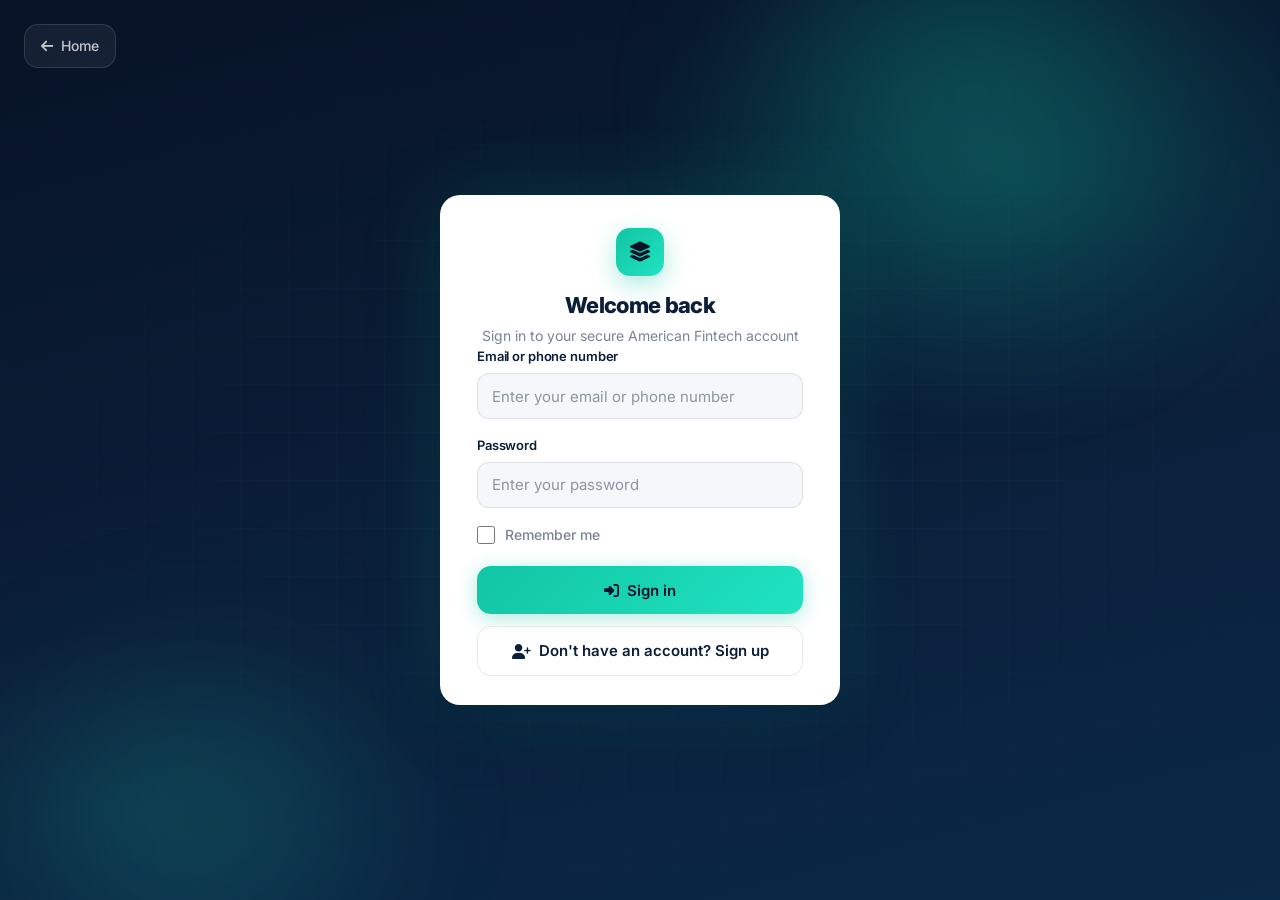
<file: goals.html>
<!DOCTYPE html>
<html lang="en">
<head>
    <meta charset="UTF-8">
    <meta name="viewport" content="width=device-width, initial-scale=1.0">
    <title>Goals - American Fintech</title>
    <link rel="stylesheet" href="css/apex-styles.css">
    <link href="https://fonts.googleapis.com/css2?family=Inter:wght@300;400;500;600;700;800;900&display=swap" rel="stylesheet">
    <link rel="stylesheet" href="https://cdnjs.cloudflare.com/ajax/libs/font-awesome/6.4.0/css/all.min.css">
</head>
<body class="apex-app">
    <!-- Navigation -->
    <nav class="apex-nav">
        <div class="apex-nav-container">
            <a href="index.html" class="apex-brand">
                <div class="apex-brand-icon">
                    <i class="fas fa-layer-group"></i>
                </div>
                <span class="apex-brand-label">American<em>Fintech</em></span>
            </a>
            
            <!-- Desktop Navigation Menu -->
            <div class="apex-nav-menu">
                <a href="home.html" class="apex-nav-link">
                    <i class="fas fa-home"></i>
                    <span>Home</span>
                </a>
                <a href="account.html" class="apex-nav-link">
                    <i class="fas fa-credit-card"></i>
                    <span>Account</span>
                </a>
                <a href="goals.html" class="apex-nav-link">
                    <i class="fas fa-piggy-bank"></i>
                    <span>Goals</span>
                </a>
                <a href="move.html" class="apex-nav-link">
                    <i class="fas fa-exchange-alt"></i>
                    <span>Move</span>
                </a>
                <a href="analytics.html" class="apex-nav-link">
                    <i class="fas fa-chart-line"></i>
                    <span>Analytics</span>
                </a>
                <a href="credit.html" class="apex-nav-link">
                    <i class="fas fa-credit-card"></i>
                    <span>Credit</span>
                </a>
                <div class="apex-nav-dropdown">
                    <button class="apex-nav-link apex-nav-dropdown-toggle">
                        <i class="fas fa-ellipsis-h"></i>
                        <span>More</span>
                        <i class="fas fa-chevron-down" style="font-size: 0.7rem; margin-left: 4px;"></i>
                    </button>
                    <div class="apex-nav-dropdown-menu">
                        <a href="settings.html" class="apex-nav-dropdown-item">
                            <i class="fas fa-cog"></i>
                            Settings
                        </a>
                        <a href="help.html" class="apex-nav-dropdown-item">
                            <i class="fas fa-question-circle"></i>
                            Help
                        </a>
                        <a href="notifications.html" class="apex-nav-dropdown-item">
                            <i class="fas fa-bell"></i>
                            Notifications
                        </a>
                        <a href="profile.html" class="apex-nav-dropdown-item">
                            <i class="fas fa-user"></i>
                            Profile
                        </a>
                    </div>
                </div>
            </div>
            
            <!-- Mobile Menu Toggle -->
            <button class="apex-nav-toggle" id="mobileMenuToggle">
                <i class="fas fa-bars"></i>
            </button>
        </div>
    </nav>

    <!-- Main Content -->
    <main>
        <div class="apex-container apex-section">
            <div style="text-align: center; margin-bottom: var(--apex-spacing-10);">
                <h1 style="font-size: var(--apex-font-size-3xl); font-weight: 700; color: var(--apex-dark-blue); margin-bottom: var(--apex-spacing-4);">
                    Your Goals
                </h1>
                <p style="font-size: var(--apex-font-size-lg); color: var(--apex-medium-gray);">
                    Save automatically with roundups and scheduled transfers
                </p>
            </div>

            <div class="apex-goals" id="goalsList">
                <div class="apex-goal" style="border: 2px dashed var(--apex-medium-gray); background: transparent; cursor: pointer;" onclick="createNewGoal()">
                    <div class="apex-goal-icon" style="background: var(--apex-light-gray);">
                        <i class="fas fa-plus" style="color: var(--apex-medium-gray);"></i>
                    </div>
                    <h3 class="apex-goal-name" style="color: var(--apex-medium-gray);">Create new goal</h3>
                    <div class="apex-goal-amount" style="color: var(--apex-medium-gray);">$0.00</div>
                    <div class="apex-goal-progress">
                        <div class="apex-goal-progress-bar" style="width: 0%; background: var(--apex-medium-gray);"></div>
                    </div>
                    <div class="apex-goal-percentage" style="color: var(--apex-medium-gray);">0% saved</div>
                </div>
            </div>
        </div>
    </main>

    <!-- Mobile Navigation Bar -->
    <div class="apex-mobile-bar">
        <a href="home.html" class="apex-mobile-item">
            <i class="fas fa-home"></i>
            <span>Home</span>
        </a>
        <a href="account.html" class="apex-mobile-item">
            <i class="fas fa-credit-card"></i>
            <span>Account</span>
        </a>
        <a href="goals.html" class="apex-mobile-item active">
            <i class="fas fa-piggy-bank"></i>
            <span>Goals</span>
        </a>
        <a href="move.html" class="apex-mobile-item">
            <i class="fas fa-exchange-alt"></i>
            <span>Move</span>
        </a>
        <a href="analytics.html" class="apex-mobile-item">
            <i class="fas fa-chart-line"></i>
            <span>Analytics</span>
        </a>
        <a href="#" class="apex-mobile-item" onclick="showMoreMenu()">
            <i class="fas fa-ellipsis-h"></i>
            <span>More</span>
        </a>
    </div>

    <!-- Toast Notification -->
    <div id="apexToast" class="apex-toast">
        <i class="fas fa-check-circle"></i>
        <span id="toastMessage">Goal created!</span>
    </div>

    <!-- Mobile Navigation Script -->
    <script>
        document.addEventListener('DOMContentLoaded', function() {
            const mobileToggle = document.getElementById('mobileMenuToggle');
            const navMenu = document.querySelector('.apex-nav-menu');
            
            if (mobileToggle && navMenu) {
                mobileToggle.addEventListener('click', function() {
                    if (navMenu.style.display === 'flex') {
                        navMenu.style.display = 'none';
                    } else {
                        navMenu.style.display = 'flex';
                        navMenu.style.position = 'absolute';
                        navMenu.style.top = '100%';
                        navMenu.style.left = '0';
                        navMenu.style.right = '0';
                        navMenu.style.background = 'var(--apex-navy)';
                        navMenu.style.flexDirection = 'column';
                        navMenu.style.padding = 'var(--apex-spacing-4)';
                        navMenu.style.boxShadow = 'var(--apex-shadow-2xl)';
                    }
                });
            }
        });
    </script>

    <!-- Scripts -->
    <script src="js/chime-app-fixed.js"></script>
    
    <script>
        // More dropdown functionality
        function toggleMoreDropdown(event) {
            event.preventDefault();
            event.stopPropagation();
            
            const dropdown = document.getElementById('moreDropdown');
            if (dropdown) {
                dropdown.classList.toggle('active');
                
                // Close dropdown when clicking outside
                document.addEventListener('click', function closeDropdown(e) {
                    if (!e.target.closest('.apex-nav-more')) {
                        dropdown.classList.remove('active');
                        document.removeEventListener('click', closeDropdown);
                    }
                });
            }
        }
    </script>
    
    <!-- More Dropdown Script -->
    <script>
        document.addEventListener('DOMContentLoaded', function() {
            const moreToggle = document.querySelector('.apex-nav-more-toggle');
            const moreDropdown = document.querySelector('.apex-nav-more-dropdown');
            
            if (moreToggle && moreDropdown) {
                const moreLinks = moreDropdown.querySelectorAll('a');
                
                // Toggle dropdown
                moreToggle.addEventListener('click', function(e) {
                    e.preventDefault();
                    const isExpanded = moreToggle.getAttribute('aria-expanded') === 'true';
                    moreToggle.setAttribute('aria-expanded', !isExpanded);
                    moreDropdown.classList.toggle('active');
                    
                    // Change icon
                    const icon = moreToggle.querySelector('i');
                    if (icon) {
                        icon.className = isExpanded ? 'fas fa-chevron-down' : 'fas fa-chevron-up';
                    }
                });
                
                // Close dropdown when clicking on a link
                if (moreLinks && moreLinks.length > 0) {
                    moreLinks.forEach(link => {
                        link.addEventListener('click', function() {
                            moreDropdown.classList.remove('active');
                            moreToggle.setAttribute('aria-expanded', 'false');
                            const icon = moreToggle.querySelector('i');
                            if (icon) {
                                icon.className = 'fas fa-chevron-down';
                            }
                        });
                    });
                }
                
                // Close dropdown when clicking outside
                document.addEventListener('click', function(event) {
                    if (!moreToggle.contains(event.target) && !moreDropdown.contains(event.target)) {
                        moreDropdown.classList.remove('active');
                        moreToggle.setAttribute('aria-expanded', 'false');
                        const icon = moreToggle.querySelector('i');
                        if (icon) {
                            icon.className = 'fas fa-chevron-down';
                        }
                    }
                });
                
                // Close dropdown on escape key
                document.addEventListener('keydown', function(event) {
                    if (event.key === 'Escape' && moreDropdown.classList.contains('active')) {
                        moreDropdown.classList.remove('active');
                        moreToggle.setAttribute('aria-expanded', 'false');
                        const icon = moreToggle.querySelector('i');
                        if (icon) {
                            icon.className = 'fas fa-chevron-down';
                        }
                    }
                });
            }
            
            // Initialize goals
            loadGoals();
            renderGoals();
        });
    </script>

    <!-- Floating More button removed (top-nav dropdown is the single source of truth). -->
</body>
</html>
</file>
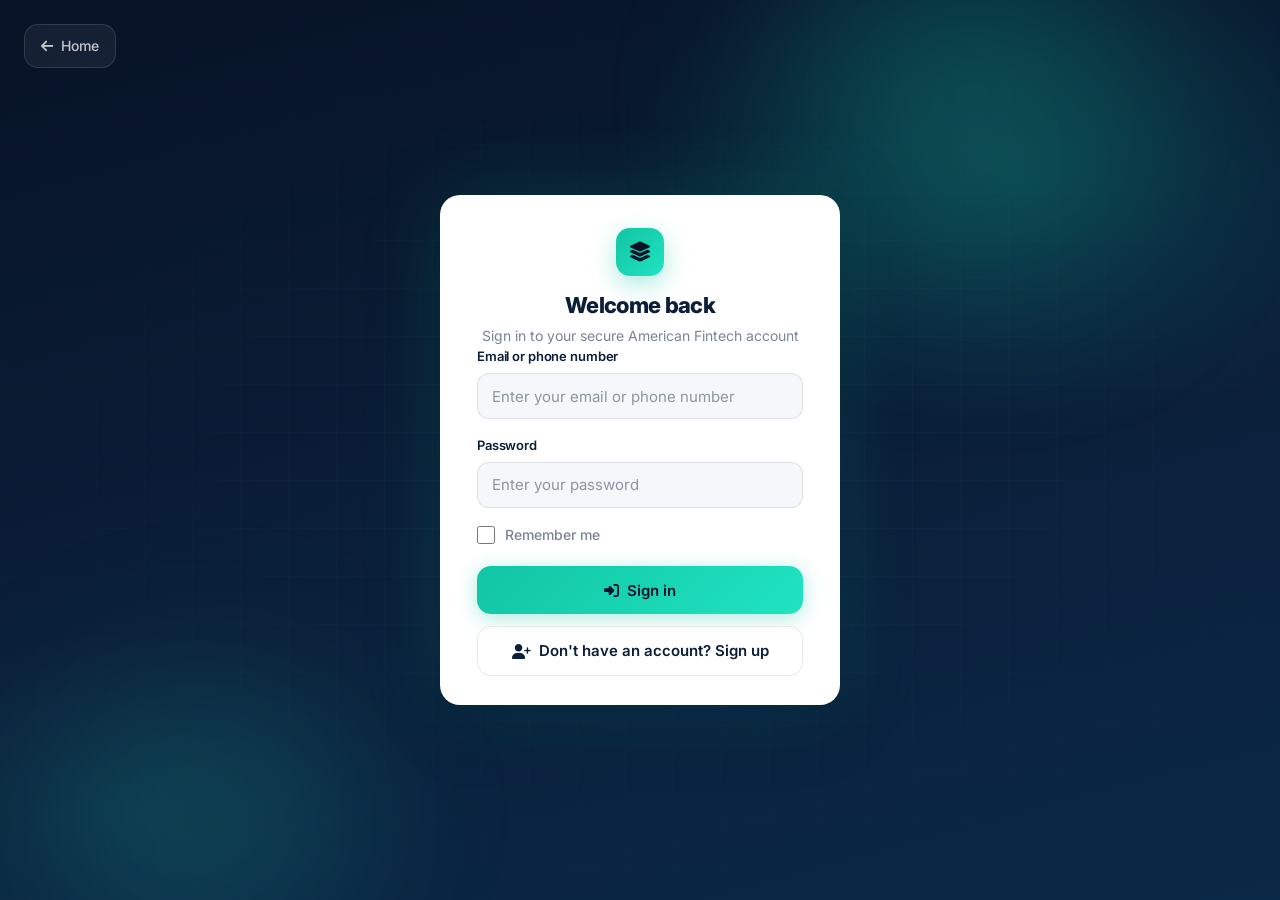
<file: help.html>
<!DOCTYPE html>
<html lang="en">
<head>
    <meta charset="UTF-8">
    <meta name="viewport" content="width=device-width, initial-scale=1.0">
    <title>Help & Support - American Fintech</title>
    <link rel="stylesheet" href="css/apex-styles.css">
    <link href="https://fonts.googleapis.com/css2?family=Inter:wght@300;400;500;600;700;800;900&display=swap" rel="stylesheet">
    <link rel="stylesheet" href="https://cdnjs.cloudflare.com/ajax/libs/font-awesome/6.4.0/css/all.min.css">
</head>
<body class="apex-app">
    <!-- Navigation -->
    <nav class="apex-nav">
        <div class="apex-nav-container">
            <a href="index.html" class="apex-brand">
                <div class="apex-brand-icon">
                    <i class="fas fa-layer-group"></i>
                </div>
                <span class="apex-brand-label">American<em>Fintech</em></span>
            </a>
            
            <!-- Desktop Navigation Menu -->
            <div class="apex-nav-menu">
                <a href="home.html" class="apex-nav-link">
                    <i class="fas fa-home"></i>
                    <span>Home</span>
                </a>
                <a href="account.html" class="apex-nav-link">
                    <i class="fas fa-credit-card"></i>
                    <span>Account</span>
                </a>
                <a href="goals.html" class="apex-nav-link">
                    <i class="fas fa-piggy-bank"></i>
                    <span>Goals</span>
                </a>
                <a href="move.html" class="apex-nav-link">
                    <i class="fas fa-exchange-alt"></i>
                    <span>Move</span>
                </a>
                <a href="analytics.html" class="apex-nav-link">
                    <i class="fas fa-chart-line"></i>
                    <span>Analytics</span>
                </a>
                <a href="credit.html" class="apex-nav-link">
                    <i class="fas fa-credit-card"></i>
                    <span>Credit</span>
                </a>
                <div class="apex-nav-dropdown">
                    <button class="apex-nav-link apex-nav-dropdown-toggle">
                        <i class="fas fa-ellipsis-h"></i>
                        <span>More</span>
                        <i class="fas fa-chevron-down" style="font-size: 0.7rem; margin-left: 4px;"></i>
                    </button>
                    <div class="apex-nav-dropdown-menu">
                        <a href="settings.html" class="apex-nav-dropdown-item">
                            <i class="fas fa-cog"></i>
                            Settings
                        </a>
                        <a href="help.html" class="apex-nav-dropdown-item">
                            <i class="fas fa-question-circle"></i>
                            Help
                        </a>
                        <a href="#" class="apex-nav-dropdown-item" onclick="contactWhatsApp()" style="color: #25D366;">
                            <i class="fab fa-whatsapp"></i>
                            WhatsApp Support
                        </a>
                        <a href="#" class="apex-nav-dropdown-item" onclick="makePhoneCall()" style="color: var(--apex-light-blue);">
                            <i class="fas fa-phone"></i>
                            Call Support
                        </a>
                        <a href="notifications.html" class="apex-nav-dropdown-item">
                            <i class="fas fa-bell"></i>
                            Notifications
                        </a>
                        <a href="profile.html" class="apex-nav-dropdown-item">
                            <i class="fas fa-user"></i>
                            Profile
                        </a>
                    </div>
                </div>
            </div>
            
            <!-- Mobile Menu Toggle -->
            <button class="apex-nav-toggle" id="mobileMenuToggle">
                <i class="fas fa-bars"></i>
            </button>
        </div>
    </nav>

    <!-- Main Content -->
    <main>
        <div class="apex-container apex-section">
            <div style="text-align: center; margin-bottom: var(--apex-spacing-10);">
                <h1 style="font-size: var(--apex-font-size-3xl); font-weight: 700; color: var(--apex-dark-blue); margin-bottom: var(--apex-spacing-4);">
                    Help & Support
                </h1>
                <p style="font-size: var(--apex-font-size-lg); color: var(--apex-medium-gray);">
                    Get help with your Chime account
                </p>
            </div>

            <div class="apex-grid">
                <div class="apex-feature-card" onclick="showFAQ()">
                    <div class="apex-feature-icon">
                        <i class="fas fa-question-circle"></i>
                    </div>
                    <h3 class="apex-feature-title">FAQ</h3>
                    <p class="apex-feature-description">Find answers to common questions</p>
                </div>
                
                <div class="apex-feature-card" onclick="showContactSupport()">
                    <div class="apex-feature-icon">
                        <i class="fas fa-headset"></i>
                    </div>
                    <h3 class="apex-feature-title">Contact Support</h3>
                    <p class="apex-auth-subtitle">Get help with your American Fintech account</p>
                </div>
                
                <div class="apex-feature-card" onclick="showSecurityHelp()">
                    <div class="apex-feature-icon">
                        <i class="fas fa-shield-alt"></i>
                    </div>
                    <h3 class="apex-feature-title">Security Help</h3>
                    <p class="apex-feature-description">Learn about account security</p>
                </div>
                
                <div class="apex-feature-card" onclick="showTroubleshooting()">
                    <div class="apex-feature-icon">
                        <i class="fas fa-tools"></i>
                    </div>
                    <h3 class="apex-feature-title">Troubleshooting</h3>
                    <p class="apex-feature-description">Fix common issues</p>
                </div>
            </div>

            <div class="apex-card" style="margin-top: var(--apex-spacing-6);">
                <h3 style="font-size: var(--apex-font-size-xl); font-weight: 600; color: var(--apex-dark-blue); margin-bottom: var(--apex-spacing-4);">
                    <i class="fas fa-headset" style="margin-right: var(--apex-spacing-2); color: var(--apex-primary-teal);"></i>
                    Customer Service
                </h3>
                <p style="color: var(--apex-medium-gray); margin-bottom: var(--apex-spacing-6);">
                    Get instant help from our customer service team through WhatsApp or phone call
                </p>
                
                <div class="apex-grid" style="grid-template-columns: 1fr 1fr; gap: var(--apex-spacing-4);">
                    <div class="apex-card" style="background: var(--apex-teal-pale); border: 1px solid var(--apex-primary-teal); cursor: pointer;" onclick="contactWhatsApp()">
                        <div style="text-align: center; padding: var(--apex-spacing-4);">
                            <div style="font-size: 2rem; color: #25D366; margin-bottom: var(--apex-spacing-2);">
                                <i class="fab fa-whatsapp"></i>
                            </div>
                            <h4 style="color: var(--apex-primary-teal); font-weight: 600; margin-bottom: var(--apex-spacing-2);">WhatsApp</h4>
                            <p style="font-size: var(--apex-font-size-sm); color: var(--apex-dark-gray); margin-bottom: var(--apex-spacing-2);">
                                Chat with us instantly
                            </p>
                            <p style="font-size: var(--apex-font-size-sm); font-weight: 600; color: var(--apex-navy);">
                                +1 414-512-4732
                            </p>
                            <button class="apex-btn apex-btn-primary" style="margin-top: var(--apex-spacing-3); background: #25D366; border-color: #25D366;">
                                <i class="fab fa-whatsapp"></i>
                                Open WhatsApp
                            </button>
                        </div>
                    </div>
                    
                    <div class="apex-card" style="background: var(--apex-blue-pale); border: 1px solid var(--apex-light-blue); cursor: pointer;" onclick="makePhoneCall()">
                        <div style="text-align: center; padding: var(--apex-spacing-4);">
                            <div style="font-size: 2rem; color: var(--apex-light-blue); margin-bottom: var(--apex-spacing-2);">
                                <i class="fas fa-phone"></i>
                            </div>
                            <h4 style="color: var(--apex-light-blue); font-weight: 600; margin-bottom: var(--apex-spacing-2);">Phone Call</h4>
                            <p style="font-size: var(--apex-font-size-sm); color: var(--apex-dark-gray); margin-bottom: var(--apex-spacing-2);">
                                Speak with our support team
                            </p>
                            <p style="font-size: var(--apex-font-size-sm); font-weight: 600; color: var(--apex-navy);">
                                (470) 616-3556
                            </p>
                            <button class="apex-btn apex-btn-primary" style="margin-top: var(--apex-spacing-3);">
                                <i class="fas fa-phone"></i>
                                Call Now
                            </button>
                        </div>
                    </div>
                </div>
                
                <div style="margin-top: var(--apex-spacing-4); padding: var(--apex-spacing-4); background: var(--apex-light-gray); border-radius: var(--apex-radius-lg);">
                    <p style="font-size: var(--apex-font-size-sm); color: var(--apex-medium-gray); text-align: center;">
                        <i class="fas fa-clock" style="margin-right: var(--apex-spacing-1);"></i>
                        <strong>Business Hours:</strong> Monday-Friday 8AM-8PM EST, Saturday 9AM-5PM EST
                    </p>
                </div>
            </div>
            
            <div class="apex-card" style="margin-top: var(--apex-spacing-6);">
                <h3 style="font-size: var(--apex-font-size-xl); font-weight: 600; color: var(--apex-dark-blue); margin-bottom: var(--apex-spacing-4);">Quick Links</h3>
                <div style="display: flex; flex-direction: column; gap: var(--apex-spacing-3);">
                    <button class="apex-btn apex-btn-secondary apex-btn-full">
                        <i class="fas fa-book"></i>
                        User Guide
                    </button>
                    <button class="apex-btn apex-btn-secondary apex-btn-full">
                        <i class="fas fa-comments"></i>
                        Community Forum
                    </button>
                    <button class="apex-btn apex-btn-secondary apex-btn-full">
                        <i class="fas fa-file-alt"></i>
                        Terms & Conditions
                    </button>
                    <button class="apex-btn apex-btn-secondary apex-btn-full">
                        <i class="fas fa-lock"></i>
                        Privacy Policy
                    </button>
                </div>
            </div>
        </div>
    </main>

    <!-- Mobile Navigation Bar -->
    <div class="apex-mobile-bar">
        <a href="home.html" class="apex-mobile-item">
            <i class="fas fa-home"></i>
            <span>Home</span>
        </a>
        <a href="account.html" class="apex-mobile-item">
            <i class="fas fa-credit-card"></i>
            <span>Account</span>
        </a>
        <a href="goals.html" class="apex-mobile-item">
            <i class="fas fa-piggy-bank"></i>
            <span>Goals</span>
        </a>
        <a href="move.html" class="apex-mobile-item">
            <i class="fas fa-exchange-alt"></i>
            <span>Move</span>
        </a>
        <a href="analytics.html" class="apex-mobile-item">
            <i class="fas fa-chart-line"></i>
            <span>Analytics</span>
        </a>
        <a href="#" class="apex-mobile-item" onclick="showMoreMenu()">
            <i class="fas fa-ellipsis-h"></i>
            <span>More</span>
        </a>
    </div>

    <!-- Toast Notification -->
    <div id="chimeToast" class="apex-toast">
        <i class="fas fa-check-circle"></i>
        <span id="toastMessage">Help loaded!</span>
    </div>

    <!-- Mobile Navigation Script -->
    <script>
        document.addEventListener('DOMContentLoaded', function() {
            const mobileToggle = document.getElementById('mobileMenuToggle');
            const navMenu = document.querySelector('.apex-nav-menu');
            
            if (mobileToggle && navMenu) {
                mobileToggle.addEventListener('click', function() {
                    if (navMenu.style.display === 'flex') {
                        navMenu.style.display = 'none';
                    } else {
                        navMenu.style.display = 'flex';
                        navMenu.style.position = 'absolute';
                        navMenu.style.top = '100%';
                        navMenu.style.left = '0';
                        navMenu.style.right = '0';
                        navMenu.style.background = 'var(--apex-navy)';
                        navMenu.style.flexDirection = 'column';
                        navMenu.style.padding = 'var(--apex-spacing-4)';
                        navMenu.style.boxShadow = 'var(--apex-shadow-2xl)';
                    }
                });
            }
        });
    </script>

    <!-- Scripts -->
    <script src="js/chime-app-fixed.js"></script>
    
    <script>
        // Customer Service Contact Functions
        function contactWhatsApp() {
            const phoneNumber = '+14145124732';
            const message = encodeURIComponent('Hello! I need help with my American Fintech account.');
            const whatsappUrl = `https://wa.me/${phoneNumber.replace(/[^\d]/g, '')}?text=${message}`;
            window.open(whatsappUrl, '_blank');
        }
        
        function makePhoneCall() {
            const phoneNumber = '+14706163556';
            window.location.href = `tel:${phoneNumber}`;
        }
        
        // Show contact support function
        function showContactSupport() {
            alert('Please use our customer service options:\n\nWhatsApp: +1 414-512-4732\nPhone: (470) 616-3556\n\nAvailable Monday-Friday 8AM-8PM EST, Saturday 9AM-5PM EST');
        }
    </script>
</body>
</html>
</file>
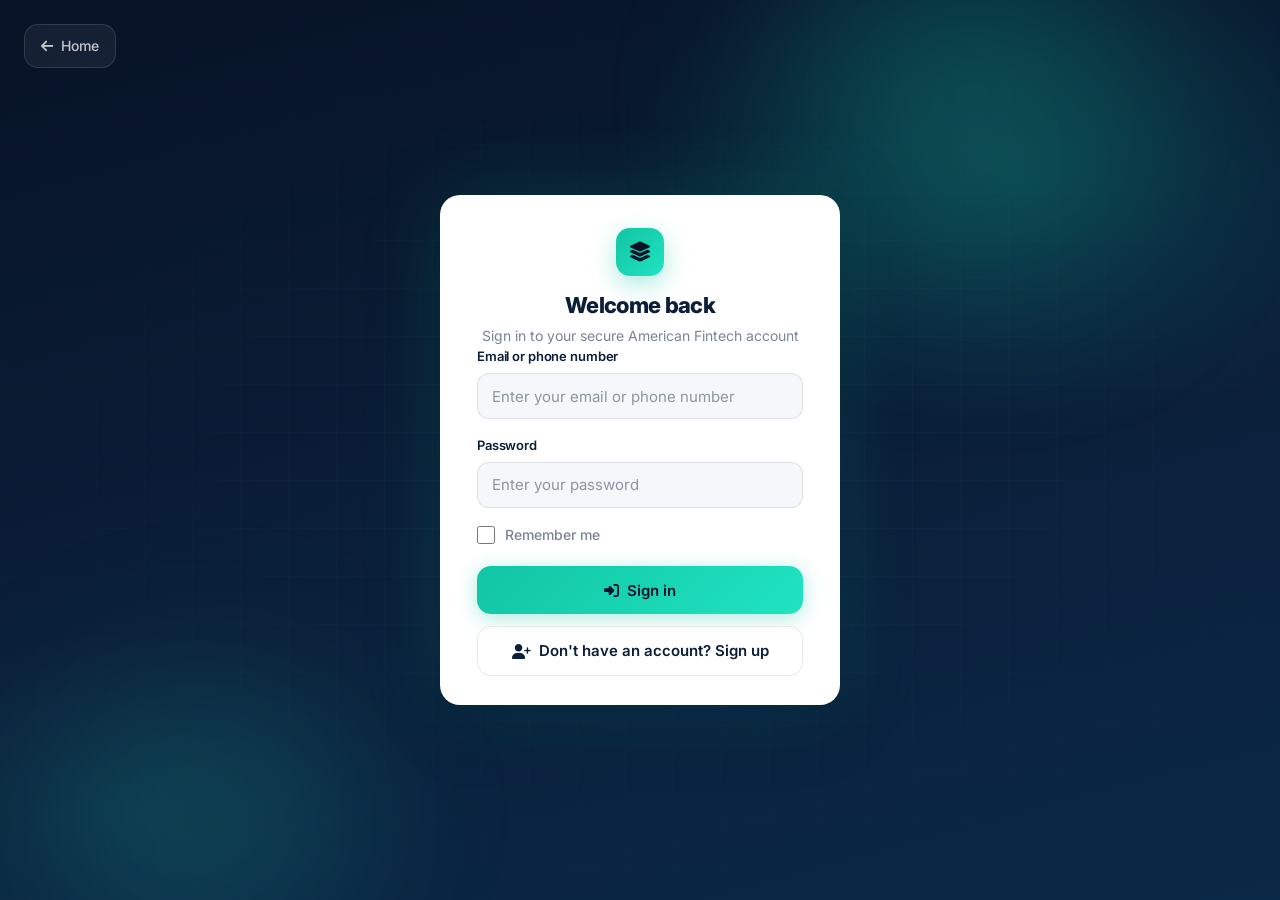
<file: home.html>
<!DOCTYPE html>
<html lang="en">
<head>
    <meta charset="UTF-8">
    <meta name="viewport" content="width=device-width, initial-scale=1.0">
    <title>Home - American Fintech</title>
    <link rel="stylesheet" href="css/apex-styles.css">
    <link href="https://fonts.googleapis.com/css2?family=Inter:wght@300;400;500;600;700;800;900&display=swap" rel="stylesheet">
    <link rel="stylesheet" href="https://cdnjs.cloudflare.com/ajax/libs/font-awesome/6.4.0/css/all.min.css">
</head>
<body class="apex-app">
    <!-- Navigation -->
    <nav class="apex-nav">
        <div class="apex-nav-container">
            <a href="home.html" class="apex-brand">
                <div class="apex-brand-icon">
                    <i class="fas fa-layer-group"></i>
                </div>
                <span class="apex-brand-label">American<em>Fintech</em></span>
            </a>
            
            <!-- Desktop Navigation Menu -->
            <div class="apex-nav-menu">
                <a href="home.html" class="apex-nav-link">
                    <i class="fas fa-home"></i>
                    <span>Home</span>
                </a>
                <a href="account.html" class="apex-nav-link">
                    <i class="fas fa-credit-card"></i>
                    <span>Account</span>
                </a>
                <a href="goals.html" class="apex-nav-link">
                    <i class="fas fa-piggy-bank"></i>
                    <span>Goals</span>
                </a>
                <a href="move.html" class="apex-nav-link">
                    <i class="fas fa-exchange-alt"></i>
                    <span>Move</span>
                </a>
                <a href="analytics.html" class="apex-nav-link">
                    <i class="fas fa-chart-line"></i>
                    <span>Analytics</span>
                </a>
                <a href="credit.html" class="apex-nav-link">
                    <i class="fas fa-credit-card"></i>
                    <span>Credit</span>
                </a>
                <div class="apex-nav-dropdown">
                    <button class="apex-nav-link apex-nav-dropdown-toggle">
                        <i class="fas fa-ellipsis-h"></i>
                        <span>More</span>
                        <i class="fas fa-chevron-down" style="font-size: 0.7rem; margin-left: 4px;"></i>
                    </button>
                    <div class="apex-nav-dropdown-menu">
                        <a href="settings.html" class="apex-nav-dropdown-item">
                            <i class="fas fa-cog"></i>
                            Settings
                        </a>
                        <a href="help.html" class="apex-nav-dropdown-item">
                            <i class="fas fa-question-circle"></i>
                            Help
                        </a>
                        <a href="notifications.html" class="apex-nav-dropdown-item">
                            <i class="fas fa-bell"></i>
                            Notifications
                        </a>
                        <a href="profile.html" class="apex-nav-dropdown-item">
                            <i class="fas fa-user"></i>
                            Profile
                        </a>
                    </div>
                </div>
            </div>
            
            <!-- Mobile Menu Toggle -->
            <button class="apex-nav-toggle" id="mobileMenuToggle">
                <i class="fas fa-bars"></i>
            </button>
        </div>
    </nav>

    <!-- Main Content -->
    <main>
        <div class="apex-container apex-section">
            <!-- Welcome -->
            <header class="apex-page-header apex-page-header--center">
                <h1 id="greetingMessage">Welcome, User</h1>
                <p>Here's what's happening with your money today</p>
            </header>

            <div class="apex-dashboard-hero">
            <!-- Debit Card -->
            <div class="apex-debit-card">
                <div class="apex-card-chip"></div>
                <div class="apex-card-number" id="cardNumber">**** **** **** 8234</div>
                <div class="apex-card-info">
                    <div>
                        <div class="apex-card-holder" id="cardHolder">USER NAME</div>
                        <div class="apex-card-expiry">12/26</div>
                    </div>
                    <div>
                        <i class="fas fa-university" style="font-size: var(--apex-font-size-2xl); opacity: 0.7;"></i>
                    </div>
                </div>
            </div>

            <!-- Balance -->
            <div class="apex-card apex-card-glass apex-balance-card">
            <div class="apex-balance" style="padding: var(--apex-spacing-4);">
                <div class="apex-balance-amount" id="balanceAmount">$324,258,936.00</div>
                <button type="button" id="balanceViewButton" class="apex-balance-toggle-btn" aria-pressed="true">Hide</button>
                <div class="apex-balance-label">Available balance</div>
            </div>
            </div>
            </div>

            <!-- Quick Actions -->
            <div class="apex-grid" style="margin-bottom: var(--apex-spacing-10);">
                <div class="apex-feature-card" onclick="window.location.href='move.html'">
                    <div class="apex-feature-icon">
                        <i class="fas fa-exchange-alt"></i>
                    </div>
                    <h3 class="apex-feature-title">Move Money</h3>
                    <p class="apex-feature-description">Pay friends, transfer between accounts, or pay bills</p>
                </div>
                
                                
                <div class="apex-feature-card" onclick="window.location.href='credit.html'">
                    <div class="apex-feature-icon">
                        <i class="fas fa-credit-card"></i>
                    </div>
                    <h3 class="apex-feature-title">Credit Builder</h3>
                    <p class="apex-feature-description">Build credit with no credit check</p>
                </div>
            </div>

            
            <!-- Recent Transactions -->
            <div class="apex-card">
                <div class="apex-card-header">
                    <h2 class="apex-card-title">Recent transactions</h2>
                    <a href="#" class="apex-btn apex-btn-ghost" onclick="showAllTransactions()">See all</a>
                </div>
                <div class="apex-transaction-list" id="recentTransactions">
                    <div style="text-align: center; padding: var(--apex-spacing-8) var(--apex-spacing-4); color: var(--apex-medium-gray);">
                        <div style="font-size: 3rem; margin-bottom: var(--apex-spacing-4); opacity: 0.3;">
                            <i class="fas fa-receipt"></i>
                        </div>
                        <h4 style="font-size: var(--apex-font-size-lg); font-weight: 600; color: var(--apex-dark-gray); margin-bottom: var(--apex-spacing-2);">No transactions yet</h4>
                        <p style="font-size: var(--apex-font-size-sm); margin: 0;">Start using your account to see your transaction history</p>
                    </div>
                </div>
            </div>
        </div>
    </main>

    <!-- Mobile Navigation Bar -->
    <div class="apex-mobile-bar">
        <a href="home.html" class="apex-mobile-item active">
            <i class="fas fa-home"></i>
            <span>Home</span>
        </a>
        <a href="account.html" class="apex-mobile-item">
            <i class="fas fa-credit-card"></i>
            <span>Account</span>
        </a>
                <a href="move.html" class="apex-mobile-item">
            <i class="fas fa-exchange-alt"></i>
            <span>Move</span>
        </a>
        <a href="analytics.html" class="apex-mobile-item">
            <i class="fas fa-chart-line"></i>
            <span>Analytics</span>
        </a>
        <a href="#" class="apex-mobile-item" onclick="showMoreMenu()">
            <i class="fas fa-ellipsis-h"></i>
            <span>More</span>
        </a>
    </div>

    <!-- Toast Notification -->
    <div id="apexToast" class="apex-toast">
        <i class="fas fa-check-circle"></i>
        <span id="toastMessage">Welcome back!</span>
    </div>

    <!-- Scripts -->
    <script src="js/chime-app-fixed.js"></script>
    <script>
        // Update home page when page loads
        document.addEventListener('DOMContentLoaded', function() {
            if (window.updateHomePage) {
                updateHomePage();
            }
        });
    </script>
    
    <!-- More Dropdown Script -->
    <script>
        document.addEventListener('DOMContentLoaded', function() {
            const moreToggle = document.querySelector('.apex-nav-more-toggle');
            const moreDropdown = document.querySelector('.apex-nav-more-dropdown');
            
            if (moreToggle && moreDropdown) {
                const moreLinks = moreDropdown.querySelectorAll('a');
                
                // Toggle dropdown
                moreToggle.addEventListener('click', function(e) {
                    e.preventDefault();
                    const isExpanded = moreToggle.getAttribute('aria-expanded') === 'true';
                    moreToggle.setAttribute('aria-expanded', !isExpanded);
                    moreDropdown.classList.toggle('active');
                    
                    // Change icon
                    const icon = moreToggle.querySelector('i');
                    if (icon) {
                        icon.className = isExpanded ? 'fas fa-chevron-down' : 'fas fa-chevron-up';
                    }
                });
                
                // Close dropdown when clicking on a link
                if (moreLinks && moreLinks.length > 0) {
                    moreLinks.forEach(link => {
                        link.addEventListener('click', function() {
                            moreDropdown.classList.remove('active');
                            moreToggle.setAttribute('aria-expanded', 'false');
                            const icon = moreToggle.querySelector('i');
                            if (icon) {
                                icon.className = 'fas fa-chevron-down';
                            }
                        });
                    });
                }
                
                // Close dropdown when clicking outside
                document.addEventListener('click', function(event) {
                    if (!moreToggle.contains(event.target) && !moreDropdown.contains(event.target)) {
                        moreDropdown.classList.remove('active');
                        moreToggle.setAttribute('aria-expanded', 'false');
                        const icon = moreToggle.querySelector('i');
                        if (icon) {
                            icon.className = 'fas fa-chevron-down';
                        }
                    }
                });
                
                // Close dropdown on escape key
                document.addEventListener('keydown', function(event) {
                    if (event.key === 'Escape' && moreDropdown.classList.contains('active')) {
                        moreDropdown.classList.remove('active');
                        moreToggle.setAttribute('aria-expanded', 'false');
                        const icon = moreToggle.querySelector('i');
                        if (icon) {
                            icon.className = 'fas fa-chevron-down';
                        }
                    }
                });
            }
            
            // Update greeting and account number
            updateGreetingAndAccountInfo();
        });
        
        function updateGreetingAndAccountInfo() {
            // Update greeting message
            const greetingElement = document.getElementById('greetingMessage');
            
            if (greetingElement && apexState.currentUser) {
                const greeting = getEnhancedTimeBasedGreeting();
                greetingElement.innerHTML = greeting;
            }
            
            // Update account number on card
            const cardNumberElement = document.getElementById('cardNumber');
            if (cardNumberElement && apexState.currentUser && apexState.currentUser.accountNumber) {
                cardNumberElement.textContent = formatAccountNumber(apexState.currentUser.accountNumber);
            }
            
            // Update card holder name
            const cardHolderElement = document.getElementById('cardHolder');
            if (cardHolderElement && apexState.currentUser) {
                cardHolderElement.textContent = apexState.currentUser.name.toUpperCase();
            }
        }
        
                
        // Enhanced real-time greeting
        function getEnhancedTimeBasedGreeting() {
            const hour = new Date().getHours();
            const name = apexState.currentUser ? apexState.currentUser.name.split(' ')[0] : 'User';
            
            if (hour < 5) {
                return `Good night, ${name}`;
            } else if (hour < 12) {
                return `Good morning, ${name}`;
            } else if (hour < 17) {
                return `Good afternoon, ${name}`;
            } else if (hour < 21) {
                return `Good evening, ${name}`;
            } else {
                return `Good night, ${name}`;
            }
        }
        
                
        // Real-time transaction notifications
        function simulateRealTimeTransactions() {
            const transactionTypes = [
                { name: 'Coffee Shop', amount: -4.50, icon: 'fa-coffee' },
                { name: 'Salary Deposit', amount: 2500.00, icon: 'fa-money-bill-wave' },
                { name: 'Grocery Store', amount: -87.32, icon: 'fa-shopping-cart' },
                { name: 'Friend Transfer', amount: -25.00, icon: 'fa-user-friends' },
                { name: 'Investment Return', amount: 125.75, icon: 'fa-chart-line' },
                { name: 'Gas Station', amount: -45.00, icon: 'fa-gas-pump' },
                { name: 'Restaurant', amount: -32.50, icon: 'fa-utensils' },
                { name: 'Online Purchase', amount: -19.99, icon: 'fa-shopping-bag' }
            ];
            
            if (Math.random() > 0.7) { // 30% chance of new transaction
                const transaction = transactionTypes[Math.floor(Math.random() * transactionTypes.length)];
                const balanceElement = document.getElementById('balanceAmount');
                
                if (balanceElement && apexState.currentUser) {
                    const currentBalance = parseFloat(balanceElement.textContent.replace(/[$,]/g, ''));
                    const newBalance = currentBalance + transaction.amount;
                    balanceElement.textContent = `$${newBalance.toLocaleString('en-US', { minimumFractionDigits: 2, maximumFractionDigits: 2 })}`;
                    
                    // Show transaction notification
                    if (typeof chimeToast === 'function') {
                        const icon = `<i class="fas ${transaction.icon}"></i>`;
                        const message = `${icon} ${transaction.name}: ${transaction.amount > 0 ? '+' : ''}$${Math.abs(transaction.amount).toFixed(2)}`;
                        chimeToast(message, transaction.amount > 0 ? 'success' : 'info');
                    }
                }
            }
        }
        
        // Real-time balance updates (simulated)
        function simulateRealTimeBalanceUpdates() {
            const balanceElement = document.getElementById('balanceAmount');
            if (balanceElement && apexState.currentUser) {
                // Simulate small balance changes for demo purposes
                const currentBalance = parseFloat(balanceElement.textContent.replace(/[$,]/g, ''));
                const change = (Math.random() - 0.5) * 10; // Random change between -$5 and $5
                const newBalance = currentBalance + change;
                
                if (Math.random() > 0.8) { // 20% chance of update
                    balanceElement.textContent = `$${newBalance.toLocaleString('en-US', { minimumFractionDigits: 2, maximumFractionDigits: 2 })}`;
                    
                    // Show notification for significant changes
                    if (Math.abs(change) > 2) {
                        if (typeof chimeToast === 'function') {
                            chimeToast(`${change > 0 ? '+' : ''}$${change.toFixed(2)} balance update`, 'info');
                        }
                    }
                }
            }
        }
        
                
        // More dropdown functionality
        function initMoreDropdown() {
            const moreToggle = document.querySelector('.apex-nav-more-toggle');
            const moreDropdown = document.querySelector('.apex-nav-more-dropdown');
            
            if (moreToggle && moreDropdown) {
                console.log('More dropdown elements found');
                
                // Toggle dropdown
                moreToggle.addEventListener('click', function(e) {
                    console.log('More button clicked');
                    e.preventDefault();
                    e.stopPropagation();
                    moreDropdown.classList.toggle('active');
                });
                
                // Close dropdown when clicking outside
                document.addEventListener('click', function(e) {
                    if (!moreToggle.contains(e.target) && !moreDropdown.contains(e.target)) {
                        moreDropdown.classList.remove('active');
                    }
                });
                
                // Close dropdown when clicking on a link
                moreDropdown.querySelectorAll('a').forEach(link => {
                    link.addEventListener('click', () => {
                        moreDropdown.classList.remove('active');
                    });
                });
            } else {
                console.log('More dropdown elements not found');
            }
        }
        
        // Initialize when DOM is ready
        if (document.readyState === 'loading') {
            document.addEventListener('DOMContentLoaded', initMoreDropdown);
        } else {
            initMoreDropdown();
        }
        
        // Greeting updates only (balances/transactions come from stored account data)
        setInterval(updateGreetingAndAccountInfo, 60000);
        updateGreetingAndAccountInfo();
    </script>

    <script>
        // Update account numbers when page loads
        if (typeof updateAccountNumbers === 'function') {
            updateAccountNumbers();
        }
        
        // Mobile Navigation Script
        document.addEventListener('DOMContentLoaded', function() {
            const mobileToggle = document.getElementById('mobileMenuToggle');
            const navMenu = document.querySelector('.apex-nav-menu');
            
            if (mobileToggle && navMenu) {
                mobileToggle.addEventListener('click', function() {
                    if (navMenu.style.display === 'flex') {
                        navMenu.style.display = 'none';
                    } else {
                        navMenu.style.display = 'flex';
                        navMenu.style.position = 'absolute';
                        navMenu.style.top = '100%';
                        navMenu.style.left = '0';
                        navMenu.style.right = '0';
                        navMenu.style.background = 'var(--apex-navy)';
                        navMenu.style.flexDirection = 'column';
                        navMenu.style.padding = 'var(--apex-spacing-4)';
                        navMenu.style.boxShadow = 'var(--apex-shadow-2xl)';
                    }
                });
            }
        });
    </script>
</body>
</html>
</file>
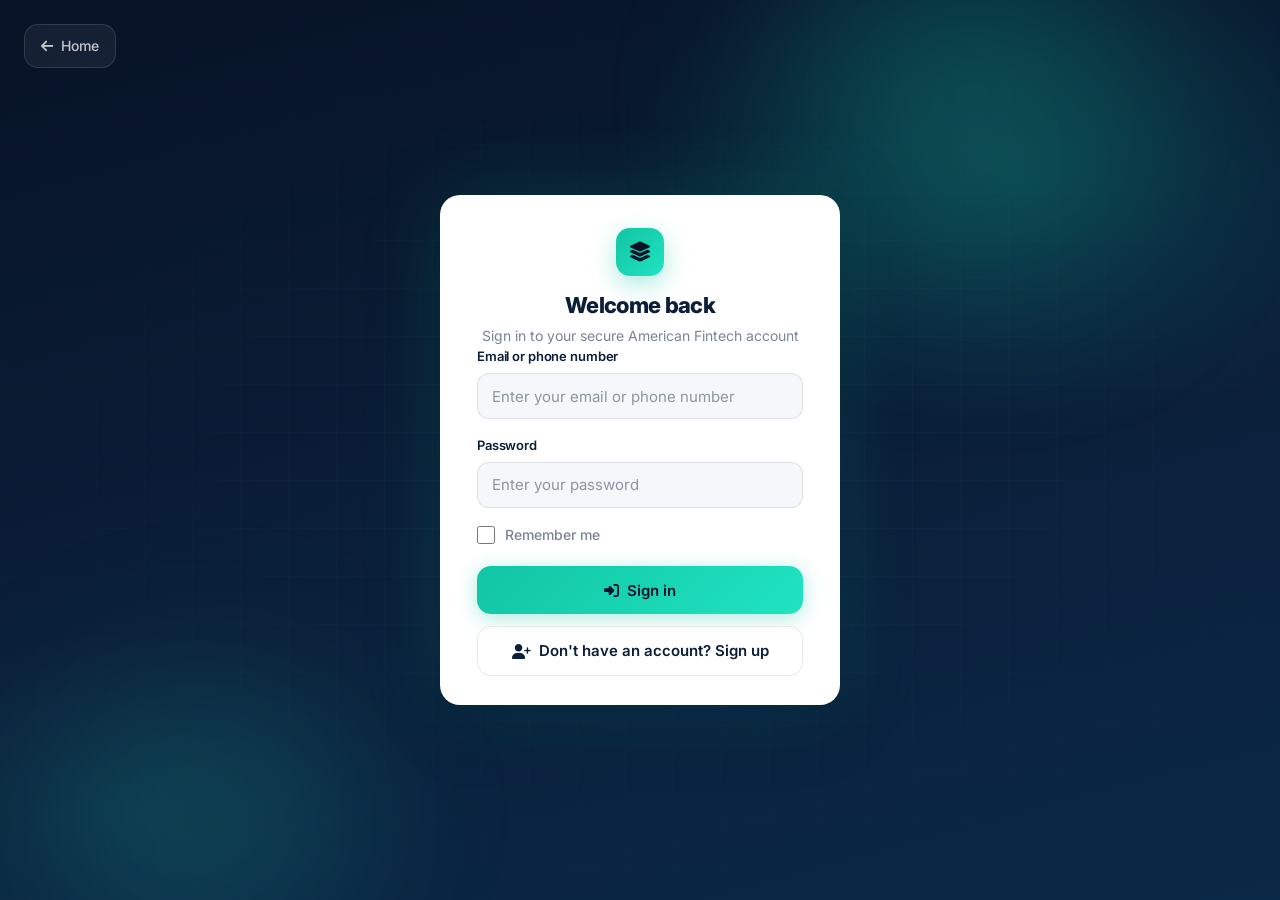
<file: login.html>
<!DOCTYPE html>
<html lang="en">
<head>
    <meta charset="UTF-8">
    <meta name="viewport" content="width=device-width, initial-scale=1.0">
    <title>Login - American Fintech</title>
    <link rel="preconnect" href="https://fonts.googleapis.com">
    <link rel="preconnect" href="https://fonts.gstatic.com" crossorigin>
    <link href="https://fonts.googleapis.com/css2?family=Inter:wght@400;500;600;700;800&display=swap" rel="stylesheet">
    <link rel="stylesheet" href="https://cdnjs.cloudflare.com/ajax/libs/font-awesome/6.4.0/css/all.min.css">
    <link rel="stylesheet" href="css/apex-styles.css">
    <link rel="stylesheet" href="css/auth.css">
</head>
<body class="auth-body">
    <main>
        <a href="index.html" class="auth-back" aria-label="Back to home">
            <i class="fas fa-arrow-left"></i> Home
        </a>

        <section class="auth-page apex-auth">
            <div class="auth-page__bg" aria-hidden="true"></div>
            <div class="auth-page__grid" aria-hidden="true"></div>
            <div class="auth-page__orb auth-page__orb--1" aria-hidden="true"></div>
            <div class="auth-page__orb auth-page__orb--2" aria-hidden="true"></div>

            <div class="auth-card auth-card--login apex-auth-card">
                <header class="auth-header apex-auth-header">
                    <div class="auth-logo apex-auth-logo">
                        <i class="fas fa-layer-group"></i>
                    </div>
                    <h1 class="auth-title apex-auth-title">Welcome back</h1>
                    <p class="auth-subtitle apex-auth-subtitle">Sign in to your secure American Fintech account</p>
                </header>

                <form class="auth-form apex-form" id="loginForm" onsubmit="return false;">
                    <div class="auth-row auth-row--1">
                        <div class="auth-field">
                            <div class="apex-form-group">
                                <label class="apex-label" for="loginEmail">Email or phone number</label>
                                <input type="text" class="apex-input" placeholder="Enter your email or phone number" id="loginEmail">
                            </div>
                        </div>
                    </div>

                    <div class="auth-row auth-row--1">
                        <div class="auth-field">
                            <div class="apex-form-group">
                                <label class="apex-label" for="loginPassword">Password</label>
                                <input type="password" class="apex-input" placeholder="Enter your password" id="loginPassword">
                            </div>
                        </div>
                    </div>

                    <div class="auth-row auth-row--1">
                        <div class="auth-remember">
                            <input type="checkbox" id="rememberMe">
                            <span>Remember me</span>
                        </div>
                    </div>

                    <div class="auth-actions">
                        <button type="button" class="apex-btn apex-btn-primary apex-btn-full" onclick="handleLogin()">
                            <i class="fas fa-sign-in-alt"></i>
                            Sign in
                        </button>

                        <a href="signup.html" class="apex-btn apex-btn-secondary apex-btn-full">
                            <i class="fas fa-user-plus"></i>
                            Don't have an account? Sign up
                        </a>
                    </div>
                </form>
            </div>
        </section>
    </main>

    <div id="chimeToast" class="apex-toast">
        <i class="fas fa-check-circle"></i>
        <span id="toastMessage">Login successful!</span>
    </div>

    <script src="js/chime-app-fixed.js"></script>
    <script src="js/auth-ui.js"></script>
    <script>
        function handleLogin() {
            apexLogin();
        }

        document.addEventListener('DOMContentLoaded', function() {
            const loginEmail = document.getElementById('loginEmail');
            const loginPassword = document.getElementById('loginPassword');

            function handleEnterKey(event) {
                if (event.key === 'Enter') {
                    event.preventDefault();
                    apexLogin();
                }
            }

            if (loginEmail) loginEmail.addEventListener('keypress', handleEnterKey);
            if (loginPassword) loginPassword.addEventListener('keypress', handleEnterKey);
        });
    </script>
</body>
</html>
</file>
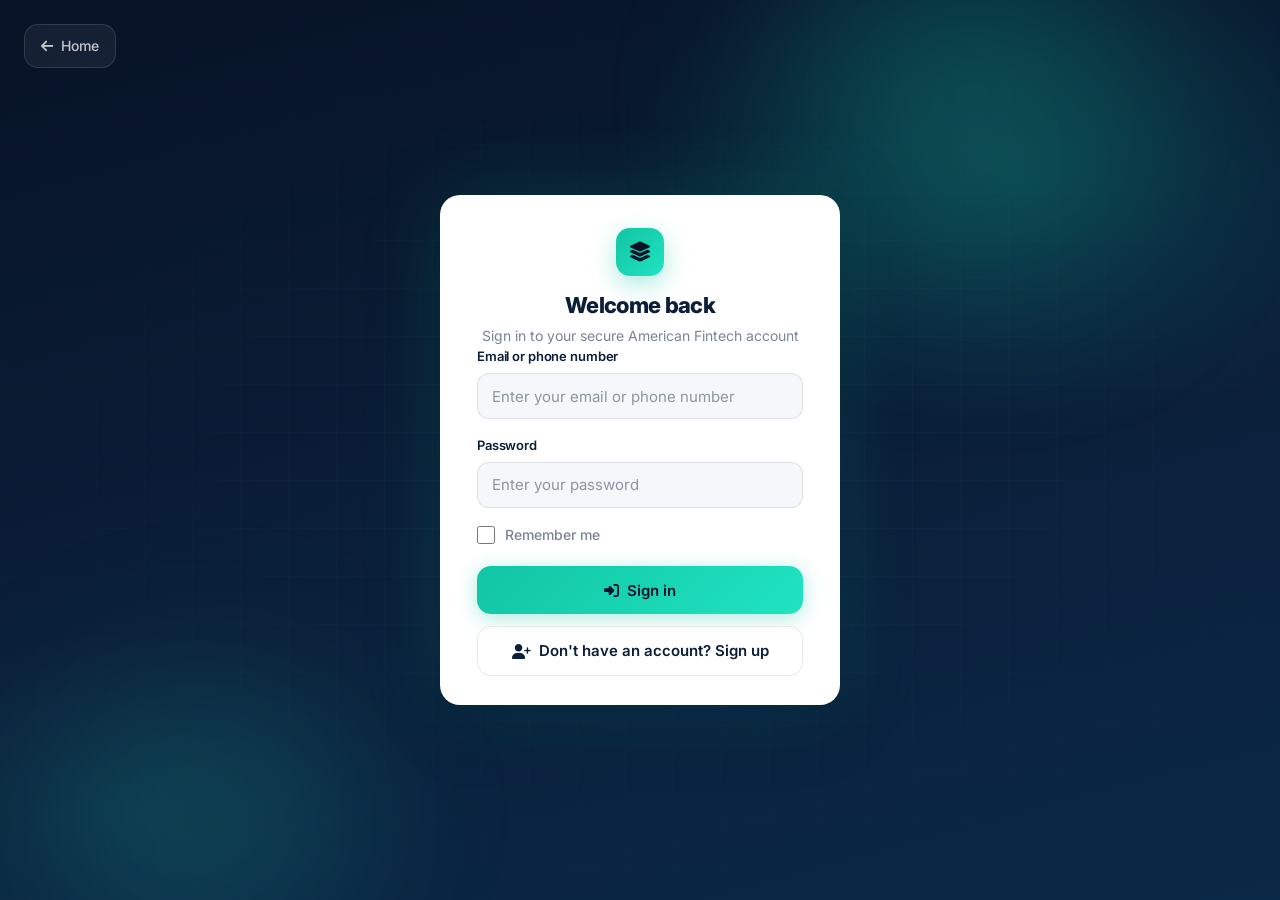
<file: move.html>
<!DOCTYPE html>
<html lang="en">
<head>
    <meta charset="UTF-8">
    <meta name="viewport" content="width=device-width, initial-scale=1.0">
    <title>Move Money - American Fintech</title>
    <link rel="stylesheet" href="css/apex-styles.css">
    <link href="https://fonts.googleapis.com/css2?family=Inter:wght@300;400;500;600;700;800;900&display=swap" rel="stylesheet">
    <link rel="stylesheet" href="https://cdnjs.cloudflare.com/ajax/libs/font-awesome/6.4.0/css/all.min.css">
</head>
<body class="apex-app">
    <!-- Navigation -->
    <nav class="apex-nav">
        <div class="apex-nav-container">
            <a href="index.html" class="apex-brand">
                <div class="apex-brand-icon">
                    <i class="fas fa-layer-group"></i>
                </div>
                <span class="apex-brand-label">American<em>Fintech</em></span>
            </a>
            
            <!-- Desktop Navigation Menu -->
            <div class="apex-nav-menu">
                <a href="home.html" class="apex-nav-link">
                    <i class="fas fa-home"></i>
                    <span>Home</span>
                </a>
                <a href="account.html" class="apex-nav-link">
                    <i class="fas fa-credit-card"></i>
                    <span>Account</span>
                </a>
                <a href="goals.html" class="apex-nav-link">
                    <i class="fas fa-piggy-bank"></i>
                    <span>Goals</span>
                </a>
                <a href="move.html" class="apex-nav-link">
                    <i class="fas fa-exchange-alt"></i>
                    <span>Move</span>
                </a>
                <a href="analytics.html" class="apex-nav-link">
                    <i class="fas fa-chart-line"></i>
                    <span>Analytics</span>
                </a>
                <a href="credit.html" class="apex-nav-link">
                    <i class="fas fa-credit-card"></i>
                    <span>Credit</span>
                </a>
                <div class="apex-nav-dropdown">
                    <button class="apex-nav-link apex-nav-dropdown-toggle">
                        <i class="fas fa-ellipsis-h"></i>
                        <span>More</span>
                        <i class="fas fa-chevron-down" style="font-size: 0.7rem; margin-left: 4px;"></i>
                    </button>
                    <div class="apex-nav-dropdown-menu">
                        <a href="settings.html" class="apex-nav-dropdown-item">
                            <i class="fas fa-cog"></i>
                            Settings
                        </a>
                        <a href="help.html" class="apex-nav-dropdown-item">
                            <i class="fas fa-question-circle"></i>
                            Help
                        </a>
                        <a href="notifications.html" class="apex-nav-dropdown-item">
                            <i class="fas fa-bell"></i>
                            Notifications
                        </a>
                        <a href="profile.html" class="apex-nav-dropdown-item">
                            <i class="fas fa-user"></i>
                            Profile
                        </a>
                    </div>
                </div>
            </div>
            
            <!-- Mobile Menu Toggle -->
            <button class="apex-nav-toggle" id="mobileMenuToggle">
                <i class="fas fa-bars"></i>
            </button>
        </div>
    </nav>

    <!-- Main Content -->
    <main>
        <div class="apex-container apex-section">
            <header class="apex-page-header apex-page-header--center">
                <h1>Move Money</h1>
                <p>Send money to friends, pay bills, or transfer between accounts</p>
            </header>

            <div class="apex-grid" style="margin-bottom: var(--apex-spacing-8);">
                <div class="apex-feature-card" onclick="showPayFriends()">
                    <div class="apex-feature-icon">
                        <i class="fas fa-user-friends"></i>
                    </div>
                    <h3 class="apex-feature-title">Pay Friends</h3>
                    <p class="apex-feature-description">Send money to anyone with their email or phone</p>
                </div>
                
                <div class="apex-feature-card" onclick="showPayBills()">
                    <div class="apex-feature-icon">
                        <i class="fas fa-file-invoice-dollar"></i>
                    </div>
                    <h3 class="apex-feature-title">Pay Bills</h3>
                    <p class="apex-feature-description">Set up and pay your monthly bills</p>
                </div>
                
                <div class="apex-feature-card" onclick="showTransferBetween()">
                    <div class="apex-feature-icon">
                        <i class="fas fa-exchange-alt"></i>
                    </div>
                    <h3 class="apex-feature-title">Transfer</h3>
                    <p class="apex-feature-description">Move money between your accounts</p>
                </div>
            </div>

            <div class="apex-card apex-transfer-panel">
                <form class="apex-form">
                    <div class="apex-form-group">
                        <label class="apex-label">Who are you paying?</label>
                        <input type="text" class="apex-input" placeholder="Email, phone number, or $Cashtag" id="recipientName">
                    </div>
                    
                    <div class="apex-form-group">
                        <label class="apex-label">Amount</label>
                        <div style="position: relative;">
                            <span style="position: absolute; left: var(--apex-spacing-4); top: 50%; transform: translateY(-50%); font-size: var(--apex-font-size-lg); font-weight: 600; color: var(--apex-medium-gray);">$</span>
                            <input type="number" class="apex-input" placeholder="0.00" id="paymentAmount" style="padding-left: var(--apex-spacing-8);">
                        </div>
                    </div>
                    
                    <div class="apex-form-group">
                        <label class="apex-label">Note (optional)</label>
                        <input type="text" class="apex-input" placeholder="What's this for?" id="paymentNote">
                    </div>
                    
                    <button type="button" class="apex-btn apex-btn-primary apex-btn-full" onclick="makePayment()">
                        Pay $<span id="paymentAmountDisplay">0.00</span>
                    </button>
                </form>
            </div>
        </div>
    </main>

    <!-- Mobile Navigation Bar -->
    <div class="apex-mobile-bar">
        <a href="home.html" class="apex-mobile-item">
            <i class="fas fa-home"></i>
            <span>Home</span>
        </a>
        <a href="account.html" class="apex-mobile-item">
            <i class="fas fa-credit-card"></i>
            <span>Account</span>
        </a>
        <a href="goals.html" class="apex-mobile-item">
            <i class="fas fa-piggy-bank"></i>
            <span>Goals</span>
        </a>
        <a href="move.html" class="apex-mobile-item active">
            <i class="fas fa-exchange-alt"></i>
            <span>Move</span>
        </a>
        <a href="analytics.html" class="apex-mobile-item">
            <i class="fas fa-chart-line"></i>
            <span>Analytics</span>
        </a>
        <a href="#" class="apex-mobile-item" onclick="showMoreMenu()">
            <i class="fas fa-ellipsis-h"></i>
            <span>More</span>
        </a>
    </div>

    <!-- Toast Notification -->
    <div id="chimeToast" class="apex-toast">
        <i class="fas fa-check-circle"></i>
        <span id="toastMessage">Payment sent!</span>
    </div>

    <!-- Mobile Navigation Script -->
    <script>
        document.addEventListener('DOMContentLoaded', function() {
            const mobileToggle = document.getElementById('mobileMenuToggle');
            const navMenu = document.querySelector('.apex-nav-menu');
            
            if (mobileToggle && navMenu) {
                mobileToggle.addEventListener('click', function() {
                    if (navMenu.style.display === 'flex') {
                        navMenu.style.display = 'none';
                    } else {
                        navMenu.style.display = 'flex';
                        navMenu.style.position = 'absolute';
                        navMenu.style.top = '100%';
                        navMenu.style.left = '0';
                        navMenu.style.right = '0';
                        navMenu.style.background = 'var(--apex-navy)';
                        navMenu.style.flexDirection = 'column';
                        navMenu.style.padding = 'var(--apex-spacing-4)';
                        navMenu.style.boxShadow = 'var(--apex-shadow-2xl)';
                    }
                });
            }
        });
    </script>

    <!-- Scripts -->
    <script src="js/chime-app-fixed.js"></script>
    
    </script>

    <!-- Floating More button removed (top-nav dropdown is the single source of truth). -->
</body>
</html>
</file>
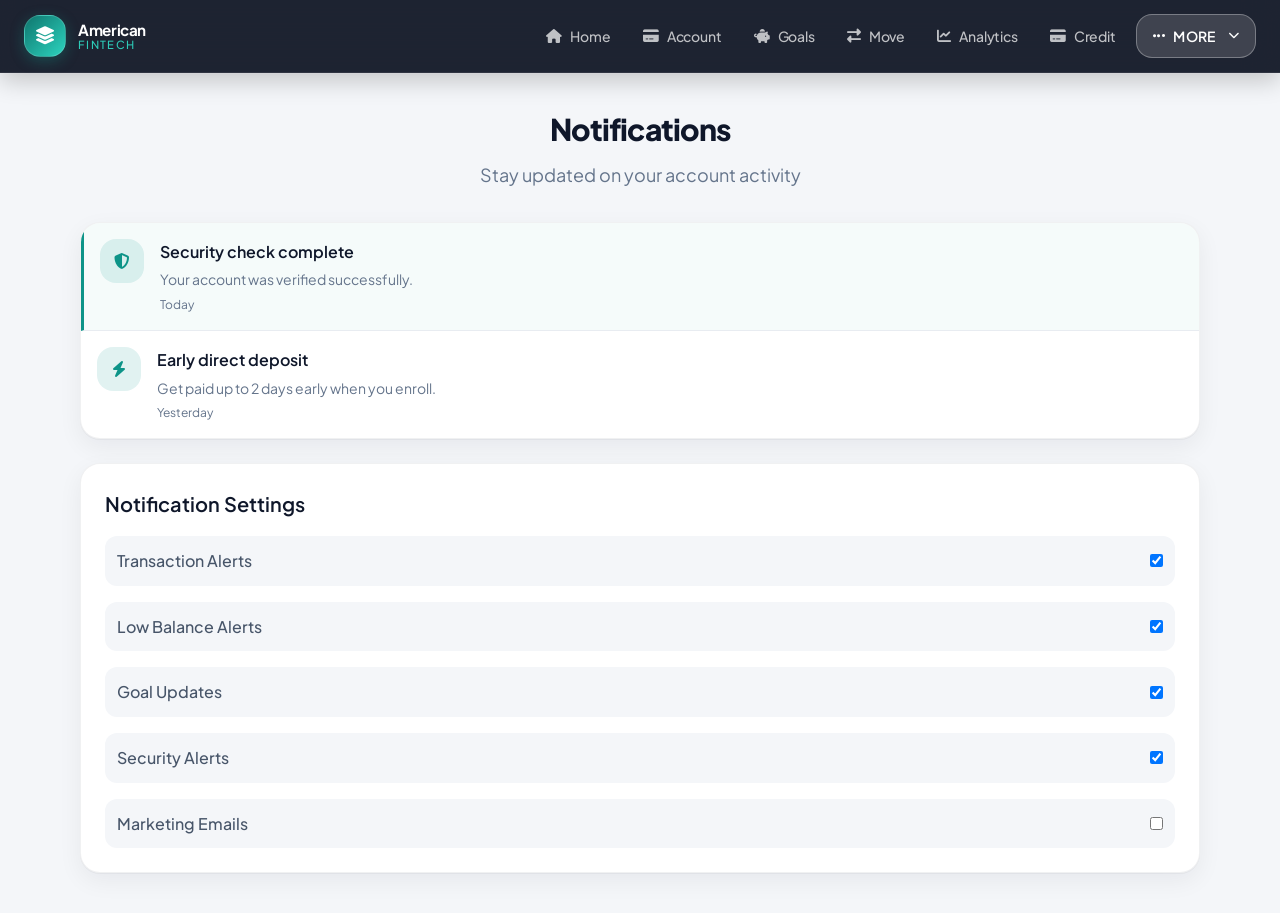
<file: notifications.html>
<!DOCTYPE html>
<html lang="en">
<head>
    <meta charset="UTF-8">
    <meta name="viewport" content="width=device-width, initial-scale=1.0">
    <title>Notifications - American Fintech</title>
    <link rel="stylesheet" href="css/apex-styles.css">
    <link href="https://fonts.googleapis.com/css2?family=Inter:wght@300;400;500;600;700;800;900&display=swap" rel="stylesheet">
    <link rel="stylesheet" href="https://cdnjs.cloudflare.com/ajax/libs/font-awesome/6.4.0/css/all.min.css">
</head>
<body class="apex-app">
    <!-- Navigation -->
    <nav class="apex-nav">
        <div class="apex-nav-container">
            <a href="index.html" class="apex-brand">
                <div class="apex-brand-icon">
                    <i class="fas fa-layer-group"></i>
                </div>
                <span class="apex-brand-label">American<em>Fintech</em></span>
            </a>
            
            <!-- Desktop Navigation Menu -->
            <div class="apex-nav-menu">
                <a href="home.html" class="apex-nav-link">
                    <i class="fas fa-home"></i>
                    <span>Home</span>
                </a>
                <a href="account.html" class="apex-nav-link">
                    <i class="fas fa-credit-card"></i>
                    <span>Account</span>
                </a>
                <a href="goals.html" class="apex-nav-link">
                    <i class="fas fa-piggy-bank"></i>
                    <span>Goals</span>
                </a>
                <a href="move.html" class="apex-nav-link">
                    <i class="fas fa-exchange-alt"></i>
                    <span>Move</span>
                </a>
                <a href="analytics.html" class="apex-nav-link">
                    <i class="fas fa-chart-line"></i>
                    <span>Analytics</span>
                </a>
                <a href="credit.html" class="apex-nav-link">
                    <i class="fas fa-credit-card"></i>
                    <span>Credit</span>
                </a>
                <div class="apex-nav-dropdown">
                    <button class="apex-nav-link apex-nav-dropdown-toggle">
                        <i class="fas fa-ellipsis-h"></i>
                        <span>More</span>
                        <i class="fas fa-chevron-down" style="font-size: 0.7rem; margin-left: 4px;"></i>
                    </button>
                    <div class="apex-nav-dropdown-menu">
                        <a href="settings.html" class="apex-nav-dropdown-item">
                            <i class="fas fa-cog"></i>
                            Settings
                        </a>
                        <a href="help.html" class="apex-nav-dropdown-item">
                            <i class="fas fa-question-circle"></i>
                            Help
                        </a>
                        <a href="notifications.html" class="apex-nav-dropdown-item">
                            <i class="fas fa-bell"></i>
                            Notifications
                        </a>
                        <a href="profile.html" class="apex-nav-dropdown-item">
                            <i class="fas fa-user"></i>
                            Profile
                        </a>
                    </div>
                </div>
            </div>
            
            <!-- Mobile Menu Toggle -->
            <button class="apex-nav-toggle" id="mobileMenuToggle">
                <i class="fas fa-bars"></i>
            </button>
        </div>
    </nav>

    <!-- Main Content -->
    <main>
        <div class="apex-container apex-section">
            <header class="apex-page-header apex-page-header--center">
                <h1>Notifications</h1>
                <p>Stay updated on your account activity</p>
            </header>

            <div class="apex-card" style="padding: 0; overflow: hidden;">
                <div class="apex-notification-list" id="notificationList">
                    <div class="apex-notification-item unread">
                        <div class="apex-notification-icon"><i class="fas fa-shield-alt"></i></div>
                        <div>
                            <div style="font-weight: 600; color: var(--apex-dark-blue); margin-bottom: 4px;">Security check complete</div>
                            <div style="font-size: var(--apex-font-size-sm); color: var(--apex-medium-gray);">Your account was verified successfully.</div>
                            <div style="font-size: var(--apex-font-size-xs); color: var(--apex-medium-gray); margin-top: 4px;">Today</div>
                        </div>
                    </div>
                    <div class="apex-notification-item">
                        <div class="apex-notification-icon"><i class="fas fa-bolt"></i></div>
                        <div>
                            <div style="font-weight: 600; color: var(--apex-dark-blue); margin-bottom: 4px;">Early direct deposit</div>
                            <div style="font-size: var(--apex-font-size-sm); color: var(--apex-medium-gray);">Get paid up to 2 days early when you enroll.</div>
                            <div style="font-size: var(--apex-font-size-xs); color: var(--apex-medium-gray); margin-top: 4px;">Yesterday</div>
                        </div>
                    </div>
                </div>
            </div>

            <div class="apex-card" style="margin-top: var(--apex-spacing-6);">
                <h3 style="font-size: var(--apex-font-size-xl); font-weight: 600; color: var(--apex-dark-blue); margin-bottom: var(--apex-spacing-4);">Notification Settings</h3>
                <div style="display: flex; flex-direction: column; gap: var(--apex-spacing-4);">
                    <label style="display: flex; align-items: center; justify-content: space-between; padding: var(--apex-spacing-3); background: var(--apex-off-white); border-radius: var(--apex-radius-lg);">
                        <span style="font-weight: 500;">Transaction Alerts</span>
                        <input type="checkbox" checked style="width: auto;">
                    </label>
                    <label style="display: flex; align-items: center; justify-content: space-between; padding: var(--apex-spacing-3); background: var(--apex-off-white); border-radius: var(--apex-radius-lg);">
                        <span style="font-weight: 500;">Low Balance Alerts</span>
                        <input type="checkbox" checked style="width: auto;">
                    </label>
                    <label style="display: flex; align-items: center; justify-content: space-between; padding: var(--apex-spacing-3); background: var(--apex-off-white); border-radius: var(--apex-radius-lg);">
                        <span style="font-weight: 500;">Goal Updates</span>
                        <input type="checkbox" checked style="width: auto;">
                    </label>
                    <label style="display: flex; align-items: center; justify-content: space-between; padding: var(--apex-spacing-3); background: var(--apex-off-white); border-radius: var(--apex-radius-lg);">
                        <span style="font-weight: 500;">Security Alerts</span>
                        <input type="checkbox" checked style="width: auto;">
                    </label>
                    <label style="display: flex; align-items: center; justify-content: space-between; padding: var(--apex-spacing-3); background: var(--apex-off-white); border-radius: var(--apex-radius-lg);">
                        <span style="font-weight: 500;">Marketing Emails</span>
                        <input type="checkbox" style="width: auto;">
                    </label>
                </div>
            </div>
        </div>
    </main>

    <!-- Mobile Navigation Bar -->
    <div class="apex-mobile-bar">
        <a href="home.html" class="apex-mobile-item">
            <i class="fas fa-home"></i>
            <span>Home</span>
        </a>
        <a href="account.html" class="apex-mobile-item">
            <i class="fas fa-credit-card"></i>
            <span>Account</span>
        </a>
        <a href="goals.html" class="apex-mobile-item">
            <i class="fas fa-piggy-bank"></i>
            <span>Goals</span>
        </a>
        <a href="move.html" class="apex-mobile-item">
            <i class="fas fa-exchange-alt"></i>
            <span>Move</span>
        </a>
        <a href="analytics.html" class="apex-mobile-item">
            <i class="fas fa-chart-line"></i>
            <span>Analytics</span>
        </a>
        <a href="#" class="apex-mobile-item" onclick="showMoreMenu()">
            <i class="fas fa-ellipsis-h"></i>
            <span>More</span>
        </a>
    </div>

    <!-- Floating More button removed (top-nav dropdown is the single source of truth). -->
</body>
</html>
</file>
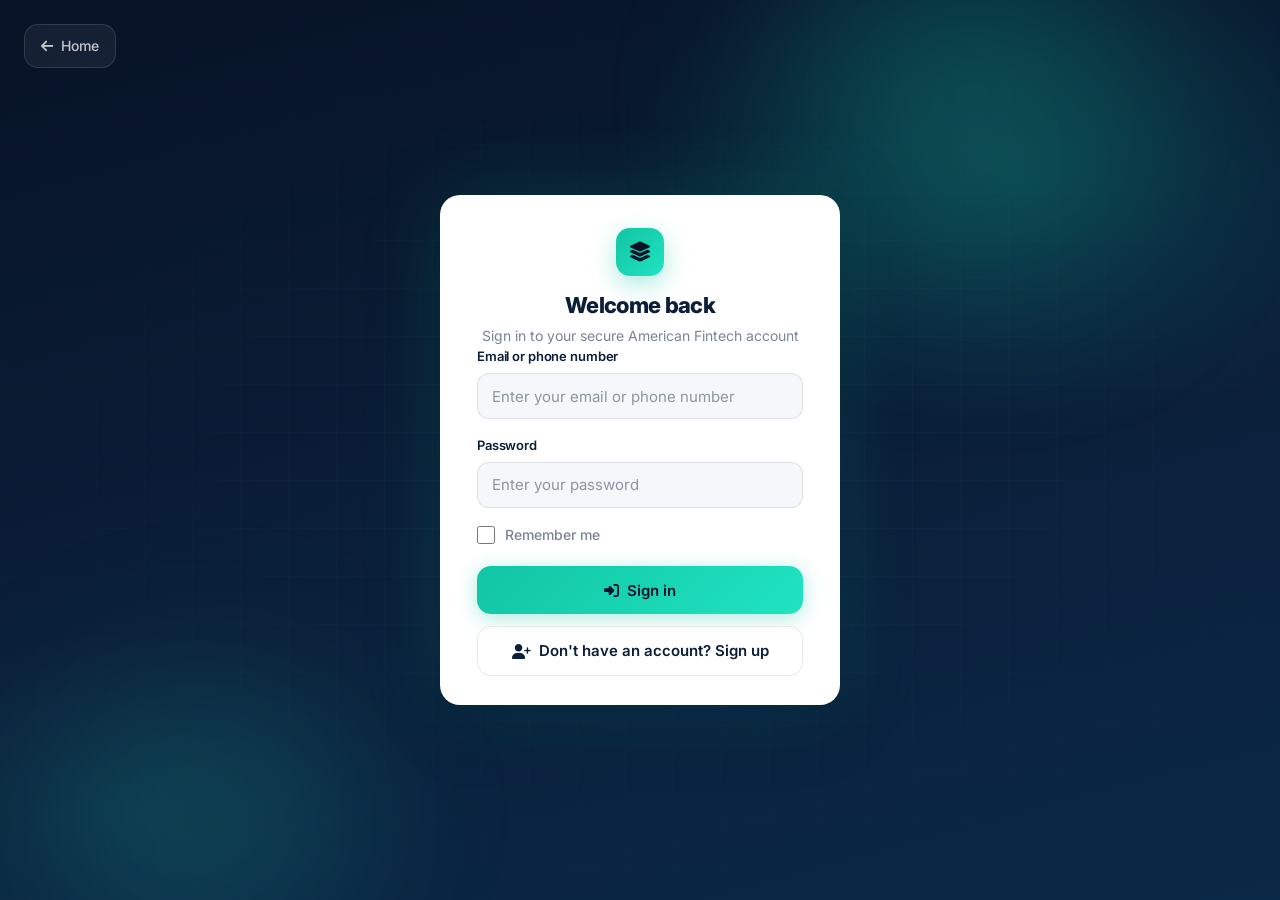
<file: profile.html>
<!DOCTYPE html>
<html lang="en">
<head>
    <meta charset="UTF-8">
    <meta name="viewport" content="width=device-width, initial-scale=1.0">
    <title>Profile - American Fintech</title>
    <link rel="stylesheet" href="css/apex-styles.css">
    <link href="https://fonts.googleapis.com/css2?family=Inter:wght@300;400;500;600;700;800;900&display=swap" rel="stylesheet">
    <link rel="stylesheet" href="https://cdnjs.cloudflare.com/ajax/libs/font-awesome/6.4.0/css/all.min.css">
</head>
<body class="apex-app">
    <!-- Navigation -->
    <nav class="apex-nav">
        <div class="apex-nav-container">
            <a href="index.html" class="apex-brand">
                <div class="apex-brand-icon">
                    <i class="fas fa-layer-group"></i>
                </div>
                <span class="apex-brand-label">American<em>Fintech</em></span>
            </a>
            
            <!-- Desktop Navigation Menu -->
            <div class="apex-nav-menu">
                <a href="home.html" class="apex-nav-link">
                    <i class="fas fa-home"></i>
                    <span>Home</span>
                </a>
                <a href="account.html" class="apex-nav-link">
                    <i class="fas fa-credit-card"></i>
                    <span>Account</span>
                </a>
                <a href="goals.html" class="apex-nav-link">
                    <i class="fas fa-piggy-bank"></i>
                    <span>Goals</span>
                </a>
                <a href="move.html" class="apex-nav-link">
                    <i class="fas fa-exchange-alt"></i>
                    <span>Move</span>
                </a>
                <a href="analytics.html" class="apex-nav-link">
                    <i class="fas fa-chart-line"></i>
                    <span>Analytics</span>
                </a>
                <a href="credit.html" class="apex-nav-link">
                    <i class="fas fa-credit-card"></i>
                    <span>Credit</span>
                </a>
                <div class="apex-nav-dropdown">
                    <button class="apex-nav-link apex-nav-dropdown-toggle">
                        <i class="fas fa-ellipsis-h"></i>
                        <span>More</span>
                        <i class="fas fa-chevron-down" style="font-size: 0.7rem; margin-left: 4px;"></i>
                    </button>
                    <div class="apex-nav-dropdown-menu">
                        <a href="settings.html" class="apex-nav-dropdown-item">
                            <i class="fas fa-cog"></i>
                            Settings
                        </a>
                        <a href="help.html" class="apex-nav-dropdown-item">
                            <i class="fas fa-question-circle"></i>
                            Help
                        </a>
                        <a href="notifications.html" class="apex-nav-dropdown-item">
                            <i class="fas fa-bell"></i>
                            Notifications
                        </a>
                        <a href="profile.html" class="apex-nav-dropdown-item">
                            <i class="fas fa-user"></i>
                            Profile
                        </a>
                    </div>
                </div>
            </div>
            
            <!-- Mobile Menu Toggle -->
            <button class="apex-nav-toggle" id="mobileMenuToggle">
                <i class="fas fa-bars"></i>
            </button>
        </div>
    </nav>

    <!-- Main Content -->
    <main>
        <div class="apex-container apex-section">
            <header class="apex-page-header apex-page-header--center">
                <h1>Profile</h1>
                <p>Manage your account settings and preferences</p>
            </header>

            <div class="apex-card" style="max-width: 600px; margin: 0 auto;">
                <div class="apex-profile-header" style="padding-top: 0; margin-bottom: var(--apex-spacing-6);">
                    <div class="apex-profile-avatar" id="profileAvatar">
                        <i class="fas fa-user"></i>
                    </div>
                    <h3 style="font-size: var(--apex-font-size-xl); font-weight: 700; color: var(--apex-dark-blue); margin-top: var(--apex-spacing-4);" id="profileName">User Name</h3>
                    <p style="color: var(--apex-medium-gray);" id="profileEmail">user@email.com</p>
                </div>

                <div style="border-top: 1px solid var(--apex-light-gray); padding-top: var(--apex-spacing-8);">
                    <button class="apex-btn apex-btn-full" style="margin-bottom: var(--apex-spacing-3); background: var(--apex-white); color: var(--apex-dark-blue); border: 2px solid var(--apex-light-gray); transition: all var(--apex-transition-fast);" onmouseover="this.style.borderColor='var(--apex-primary-teal)'; this.style.color='var(--apex-primary-teal)'; this.style.transform='translateY(-2px)'; this.style.boxShadow='var(--apex-shadow-md)'" onmouseout="this.style.borderColor='var(--apex-light-gray)'; this.style.color='var(--apex-dark-blue)'; this.style.transform='translateY(0)'; this.style.boxShadow='none'" onclick="editProfile()">
                        <i class="fas fa-user-edit"></i>
                        Edit profile
                    </button>
                    <button class="apex-btn apex-btn-full" style="margin-bottom: var(--apex-spacing-3); background: var(--apex-white); color: var(--apex-dark-blue); border: 2px solid var(--apex-light-gray); transition: all var(--apex-transition-fast);" onmouseover="this.style.borderColor='var(--apex-primary-teal)'; this.style.color='var(--apex-primary-teal)'; this.style.transform='translateY(-2px)'; this.style.boxShadow='var(--apex-shadow-md)'" onmouseout="this.style.borderColor='var(--apex-light-gray)'; this.style.color='var(--apex-dark-blue)'; this.style.transform='translateY(0)'; this.style.boxShadow='none'" onclick="goToNotifications()">
                        <i class="fas fa-bell"></i>
                        Notifications
                    </button>
                    <button class="apex-btn apex-btn-full" style="margin-bottom: var(--apex-spacing-3); background: var(--apex-white); color: var(--apex-dark-blue); border: 2px solid var(--apex-light-gray); transition: all var(--apex-transition-fast);" onmouseover="this.style.borderColor='var(--apex-primary-teal)'; this.style.color='var(--apex-primary-teal)'; this.style.transform='translateY(-2px)'; this.style.boxShadow='var(--apex-shadow-md)'" onmouseout="this.style.borderColor='var(--apex-light-gray)'; this.style.color='var(--apex-dark-blue)'; this.style.transform='translateY(0)'; this.style.boxShadow='none'" onclick="goToSettings()">
                        <i class="fas fa-shield-alt"></i>
                        Security settings
                    </button>
                    <button class="apex-btn apex-btn-full" style="margin-bottom: var(--apex-spacing-3); background: var(--apex-white); color: var(--apex-dark-blue); border: 2px solid var(--apex-light-gray); transition: all var(--apex-transition-fast);" onmouseover="this.style.borderColor='var(--apex-primary-teal)'; this.style.color='var(--apex-primary-teal)'; this.style.transform='translateY(-2px)'; this.style.boxShadow='var(--apex-shadow-md)'" onmouseout="this.style.borderColor='var(--apex-light-gray)'; this.style.color='var(--apex-dark-blue)'; this.style.transform='translateY(0)'; this.style.boxShadow='none'" onclick="goToHelp()">
                        <i class="fas fa-question-circle"></i>
                        Help & support
                    </button>
                    <button class="apex-btn apex-btn-full" style="background: transparent; color: var(--apex-error); border: 2px solid var(--apex-error); transition: all var(--apex-transition-fast);" onmouseover="this.style.background='var(--apex-error)'; this.style.color='var(--apex-white)'; this.style.transform='translateY(-2px)'; this.style.boxShadow='var(--apex-shadow-md)'" onmouseout="this.style.background='transparent'; this.style.color='var(--apex-error)'; this.style.transform='translateY(0)'; this.style.boxShadow='none'" onclick="apexSignOut()">
                        <i class="fas fa-sign-out-alt"></i>
                        Sign out
                    </button>
                </div>
            </div>
        </div>
    </main>

    <!-- Mobile Navigation Bar -->
    <div class="apex-mobile-bar">
        <a href="home.html" class="apex-mobile-item">
            <i class="fas fa-home"></i>
            <span>Home</span>
        </a>
        <a href="account.html" class="apex-mobile-item">
            <i class="fas fa-credit-card"></i>
            <span>Account</span>
        </a>
        <a href="goals.html" class="apex-mobile-item">
            <i class="fas fa-piggy-bank"></i>
            <span>Goals</span>
        </a>
        <a href="move.html" class="apex-mobile-item">
            <i class="fas fa-exchange-alt"></i>
            <span>Move</span>
        </a>
        <a href="analytics.html" class="apex-mobile-item">
            <i class="fas fa-chart-line"></i>
            <span>Analytics</span>
        </a>
        <a href="#" class="apex-mobile-item" onclick="showMoreMenu()">
            <i class="fas fa-ellipsis-h"></i>
            <span>More</span>
        </a>
    <!-- Toast Notification -->
    <div id="chimeToast" class="apex-toast">
        <i class="fas fa-check-circle"></i>
        <span id="toastMessage">Profile updated!</span>
    </div>

    <!-- Mobile Navigation Script -->
    <script>
        document.addEventListener('DOMContentLoaded', function() {
            const mobileToggle = document.getElementById('mobileMenuToggle');
            const navMenu = document.querySelector('.apex-nav-menu');
            
            if (mobileToggle && navMenu) {
                mobileToggle.addEventListener('click', function() {
                    if (navMenu.style.display === 'flex') {
                        navMenu.style.display = 'none';
                    } else {
                        navMenu.style.display = 'flex';
                        navMenu.style.position = 'absolute';
                        navMenu.style.top = '100%';
                        navMenu.style.left = '0';
                        navMenu.style.right = '0';
                        navMenu.style.background = 'var(--apex-navy)';
                        navMenu.style.flexDirection = 'column';
                        navMenu.style.padding = 'var(--apex-spacing-4)';
                        navMenu.style.boxShadow = 'var(--apex-shadow-2xl)';
                    }
                });
            }
        });
    </script>

    <!-- Scripts -->
    <script src="js/chime-app-fixed.js"></script>
    
    <script>
        // Update profile information
        function updateProfileInfo() {
            const profileNameElement = document.getElementById('profileName');
            const profileEmailElement = document.getElementById('profileEmail');
            
            if (apexState.currentUser) {
                if (profileNameElement) {
                    profileNameElement.textContent = apexState.currentUser.name;
                }
                if (profileEmailElement) {
                    profileEmailElement.textContent = apexState.currentUser.email;
                }
            }
        }
        
        // Profile page button functions
        function editProfile() {
            chimeToast('Edit profile feature coming soon!', 'info');
        }
        
        function goToNotifications() {
            window.location.href = 'notifications.html';
        }
        
        function goToSettings() {
            window.location.href = 'settings.html';
        }
        
        function goToHelp() {
            window.location.href = 'help.html';
        }
        
        // Make functions globally available
        window.editProfile = editProfile;
        window.goToNotifications = goToNotifications;
        window.goToSettings = goToSettings;
        window.goToHelp = goToHelp;
    </script>

    <!-- Floating More button removed (top-nav dropdown is the single source of truth). -->
</body>
</html>
</file>
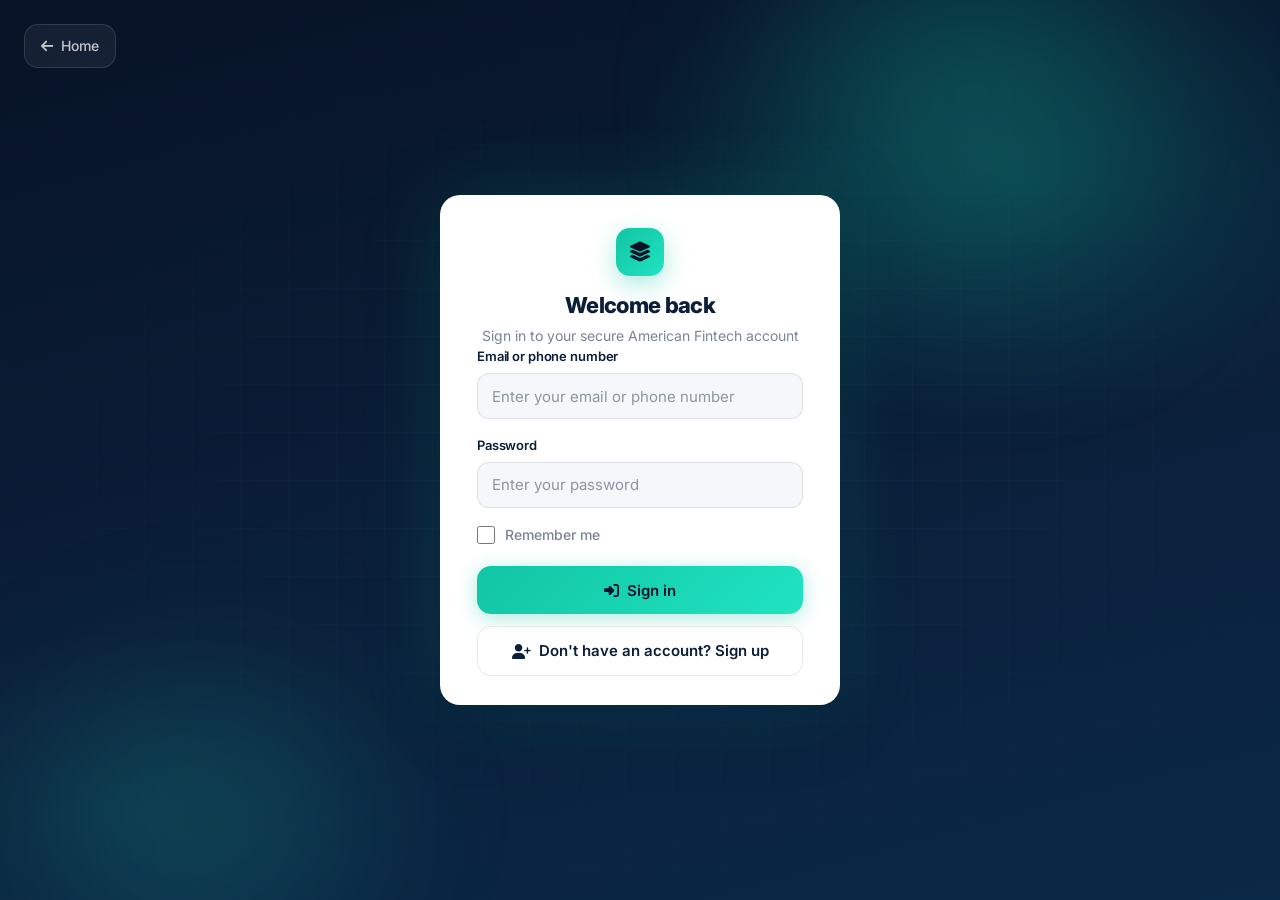
<file: settings.html>
<!DOCTYPE html>
<html lang="en">
<head>
    <meta charset="UTF-8">
    <meta name="viewport" content="width=device-width, initial-scale=1.0">
    <title>Settings - American Fintech</title>
    <link rel="stylesheet" href="css/apex-styles.css">
    <link href="https://fonts.googleapis.com/css2?family=Inter:wght@300;400;500;600;700;800;900&display=swap" rel="stylesheet">
    <link rel="stylesheet" href="https://cdnjs.cloudflare.com/ajax/libs/font-awesome/6.4.0/css/all.min.css">
</head>
<body class="apex-app">
    <!-- Navigation -->
    <nav class="apex-nav">
        <div class="apex-nav-container">
            <a href="index.html" class="apex-brand">
                <div class="apex-brand-icon">
                    <i class="fas fa-layer-group"></i>
                </div>
                <span class="apex-brand-label">American<em>Fintech</em></span>
            </a>
            
            <!-- Desktop Navigation Menu -->
            <div class="apex-nav-menu">
                <a href="home.html" class="apex-nav-link">
                    <i class="fas fa-home"></i>
                    <span>Home</span>
                </a>
                <a href="account.html" class="apex-nav-link">
                    <i class="fas fa-credit-card"></i>
                    <span>Account</span>
                </a>
                <a href="goals.html" class="apex-nav-link">
                    <i class="fas fa-piggy-bank"></i>
                    <span>Goals</span>
                </a>
                <a href="move.html" class="apex-nav-link">
                    <i class="fas fa-exchange-alt"></i>
                    <span>Move</span>
                </a>
                <a href="analytics.html" class="apex-nav-link">
                    <i class="fas fa-chart-line"></i>
                    <span>Analytics</span>
                </a>
                <a href="credit.html" class="apex-nav-link">
                    <i class="fas fa-credit-card"></i>
                    <span>Credit</span>
                </a>
                <div class="apex-nav-dropdown">
                    <button class="apex-nav-link apex-nav-dropdown-toggle">
                        <i class="fas fa-ellipsis-h"></i>
                        <span>More</span>
                        <i class="fas fa-chevron-down" style="font-size: 0.7rem; margin-left: 4px;"></i>
                    </button>
                    <div class="apex-nav-dropdown-menu">
                        <a href="settings.html" class="apex-nav-dropdown-item">
                            <i class="fas fa-cog"></i>
                            Settings
                        </a>
                        <a href="help.html" class="apex-nav-dropdown-item">
                            <i class="fas fa-question-circle"></i>
                            Help
                        </a>
                        <a href="notifications.html" class="apex-nav-dropdown-item">
                            <i class="fas fa-bell"></i>
                            Notifications
                        </a>
                        <a href="profile.html" class="apex-nav-dropdown-item">
                            <i class="fas fa-user"></i>
                            Profile
                        </a>
                    </div>
                </div>
            </div>
            
            <!-- Mobile Menu Toggle -->
            <button class="apex-nav-toggle" id="mobileMenuToggle">
                <i class="fas fa-bars"></i>
            </button>
        </div>
    </nav>

    <!-- Main Content -->
    <main>
        <div class="apex-container apex-section">
            <div style="text-align: center; margin-bottom: var(--apex-spacing-10);">
                <h1 style="font-size: var(--apex-font-size-3xl); font-weight: 700; color: var(--apex-dark-blue); margin-bottom: var(--apex-spacing-4);">
                    Settings
                </h1>
                <p style="font-size: var(--apex-font-size-lg); color: var(--apex-medium-gray);">
                    Manage your account preferences and security
                </p>
            </div>

            <div class="apex-card" style="max-width: 600px; margin: 0 auto;">
                <h3 style="font-size: var(--apex-font-size-xl); font-weight: 600; color: var(--apex-dark-blue); margin-bottom: var(--apex-spacing-6);">Account Settings</h3>
                <div style="display: flex; flex-direction: column; gap: var(--apex-spacing-3); margin-bottom: var(--apex-spacing-8);">
                    <button class="apex-btn apex-btn-secondary apex-btn-full">
                        <i class="fas fa-user"></i>
                        Personal Information
                    </button>
                    <button class="apex-btn apex-btn-secondary apex-btn-full">
                        <i class="fas fa-map-marker-alt"></i>
                        Address & Contact
                    </button>
                    <button class="apex-btn apex-btn-secondary apex-btn-full">
                        <i class="fas fa-phone"></i>
                        Phone & Email
                    </button>
                </div>

                <h3 style="font-size: var(--apex-font-size-xl); font-weight: 600; color: var(--apex-dark-blue); margin-bottom: var(--apex-spacing-6);">Security</h3>
                <div style="display: flex; flex-direction: column; gap: var(--apex-spacing-3); margin-bottom: var(--apex-spacing-8);">
                    <button class="apex-btn apex-btn-secondary apex-btn-full">
                        <i class="fas fa-lock"></i>
                        Change Password
                    </button>
                    <button class="apex-btn apex-btn-secondary apex-btn-full">
                        <i class="fas fa-fingerprint"></i>
                        Biometric Settings
                    </button>
                    <button class="apex-btn apex-btn-secondary apex-btn-full">
                        <i class="fas fa-shield-alt"></i>
                        Two-Factor Authentication
                    </button>
                </div>

                <h3 style="font-size: var(--apex-font-size-xl); font-weight: 600; color: var(--apex-dark-blue); margin-bottom: var(--apex-spacing-6);">Preferences</h3>
                <div style="display: flex; flex-direction: column; gap: var(--apex-spacing-3);">
                    <button class="apex-btn apex-btn-secondary apex-btn-full">
                        <i class="fas fa-bell"></i>
                        Notifications
                    </button>
                    <button class="apex-btn apex-btn-secondary apex-btn-full">
                        <i class="fas fa-globe"></i>
                        Language & Region
                    </button>
                    <button class="apex-btn apex-btn-secondary apex-btn-full">
                        <i class="fas fa-moon"></i>
                        Dark Mode
                    </button>
                </div>
            </div>
        </div>
    </main>

    <!-- Mobile Navigation Bar -->
    <div class="apex-mobile-bar">
        <a href="home.html" class="apex-mobile-item">
            <i class="fas fa-home"></i>
            <span>Home</span>
        </a>
        <a href="account.html" class="apex-mobile-item">
            <i class="fas fa-credit-card"></i>
            <span>Account</span>
        </a>
        <a href="goals.html" class="apex-mobile-item">
            <i class="fas fa-piggy-bank"></i>
            <span>Goals</span>
        </a>
        <a href="move.html" class="apex-mobile-item">
            <i class="fas fa-exchange-alt"></i>
            <span>Move</span>
        </a>
        <a href="analytics.html" class="apex-mobile-item">
            <i class="fas fa-chart-line"></i>
            <span>Analytics</span>
        </a>
        <a href="#" class="apex-mobile-item" onclick="showMoreMenu()">
            <i class="fas fa-ellipsis-h"></i>
            <span>More</span>
        </a>
    </div>

    <!-- Toast Notification -->
    <div id="chimeToast" class="apex-toast">
        <i class="fas fa-check-circle"></i>
        <span id="toastMessage">Settings updated!</span>
    </div>

    <!-- Scripts -->
    <script src="js/chime-app-fixed.js"></script>
    
    <!-- Settings Page Functionality -->
    <script>
        // Add functionality to settings buttons
        document.addEventListener('DOMContentLoaded', function() {
            // Personal Information
            const personalInfoBtn = document.querySelector('button:has(.fa-user)');
            if (personalInfoBtn) {
                personalInfoBtn.addEventListener('click', function() {
                    showToast('Personal Information settings coming soon!');
                });
            }
            
            // Address & Contact
            const addressBtn = document.querySelector('button:has(.fa-map-marker-alt)');
            if (addressBtn) {
                addressBtn.addEventListener('click', function() {
                    showToast('Address & Contact settings coming soon!');
                });
            }
            
            // Phone & Email
            const phoneBtn = document.querySelector('button:has(.fa-phone)');
            if (phoneBtn) {
                phoneBtn.addEventListener('click', function() {
                    showToast('Phone & Email settings coming soon!');
                });
            }
            
            // Change Password
            const passwordBtn = document.querySelector('button:has(.fa-lock)');
            if (passwordBtn) {
                passwordBtn.addEventListener('click', function() {
                    showToast('Password change feature coming soon!');
                });
            }
            
            // Biometric Settings
            const biometricBtn = document.querySelector('button:has(.fa-fingerprint)');
            if (biometricBtn) {
                biometricBtn.addEventListener('click', function() {
                    showToast('Biometric settings coming soon!');
                });
            }
            
            // Two-Factor Authentication
            const twoFactorBtn = document.querySelector('button:has(.fa-shield-alt)');
            if (twoFactorBtn) {
                twoFactorBtn.addEventListener('click', function() {
                    showToast('Two-Factor Authentication coming soon!');
                });
            }
            
            // Notifications
            const notificationsBtn = document.querySelector('button:has(.fa-bell)');
            if (notificationsBtn) {
                notificationsBtn.addEventListener('click', function() {
                    window.location.href = 'notifications.html';
                });
            }
            
            // Language & Region
            const languageBtn = document.querySelector('button:has(.fa-globe)');
            if (languageBtn) {
                languageBtn.addEventListener('click', function() {
                    showToast('Language & Region settings coming soon!');
                });
            }
            
            // Dark Mode
            const darkModeBtn = document.querySelector('button:has(.fa-moon)');
            if (darkModeBtn) {
                darkModeBtn.addEventListener('click', function() {
                    // Toggle dark mode
                    document.body.classList.toggle('dark-mode');
                    const isDarkMode = document.body.classList.contains('dark-mode');
                    showToast(isDarkMode ? 'Dark mode enabled!' : 'Dark mode disabled!');
                });
            }
        });
        
        // Toast notification function
        function showToast(message) {
            const toast = document.getElementById('chimeToast');
            const toastMessage = document.getElementById('toastMessage');
            
            if (toast && toastMessage) {
                toastMessage.textContent = message;
                toast.classList.add('show');
                
                setTimeout(() => {
                    toast.classList.remove('show');
                }, 3000);
            }
        }
    </script>
    
    <!-- Mobile Navigation Script -->
    <script>
        document.addEventListener('DOMContentLoaded', function() {
            const mobileToggle = document.getElementById('mobileMenuToggle');
            const navMenu = document.querySelector('.apex-nav-menu');
            
            if (mobileToggle && navMenu) {
                mobileToggle.addEventListener('click', function() {
                    if (navMenu.style.display === 'flex') {
                        navMenu.style.display = 'none';
                    } else {
                        navMenu.style.display = 'flex';
                        navMenu.style.position = 'absolute';
                        navMenu.style.top = '100%';
                        navMenu.style.left = '0';
                        navMenu.style.right = '0';
                        navMenu.style.background = 'var(--apex-navy)';
                        navMenu.style.flexDirection = 'column';
                        navMenu.style.padding = 'var(--apex-spacing-4)';
                        navMenu.style.boxShadow = 'var(--apex-shadow-2xl)';
                    }
                });
            }
        });
    </script>

    <!-- Floating More button removed (top-nav dropdown is the single source of truth). -->
</body>
</html>
</file>
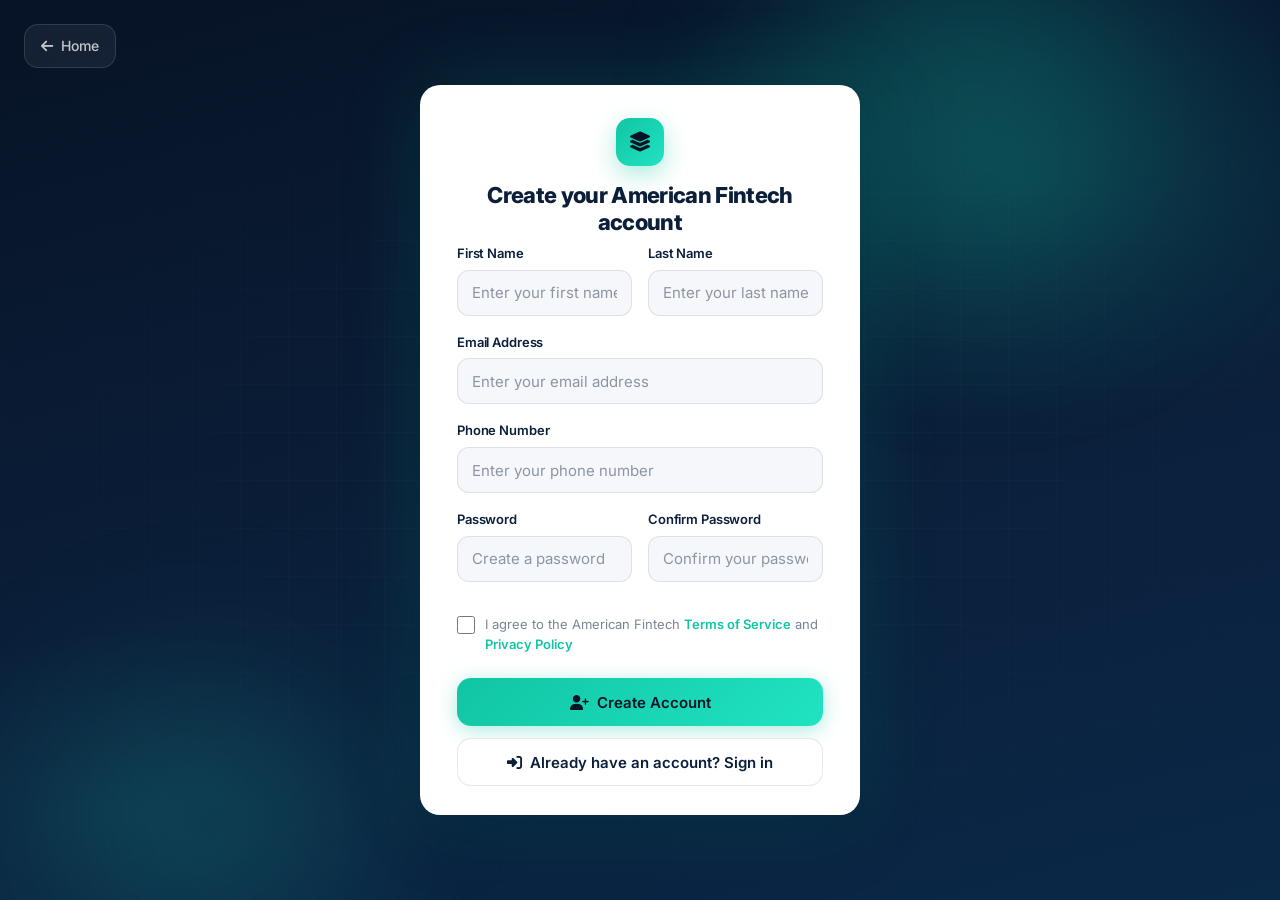
<file: signup.html>
<!DOCTYPE html>
<html lang="en">
<head>
    <meta charset="UTF-8">
    <meta name="viewport" content="width=device-width, initial-scale=1.0">
    <title>Create Account - American Fintech</title>
    <link rel="preconnect" href="https://fonts.googleapis.com">
    <link rel="preconnect" href="https://fonts.gstatic.com" crossorigin>
    <link href="https://fonts.googleapis.com/css2?family=Inter:wght@400;500;600;700;800&display=swap" rel="stylesheet">
    <link rel="stylesheet" href="https://cdnjs.cloudflare.com/ajax/libs/font-awesome/6.4.0/css/all.min.css">
    <link rel="stylesheet" href="css/apex-styles.css">
    <link rel="stylesheet" href="css/auth.css">
</head>
<body class="auth-body">
    <main>
        <a href="index.html" class="auth-back" aria-label="Back to home">
            <i class="fas fa-arrow-left"></i> Home
        </a>

        <!-- Sign Up Screen -->
        <section id="signup-screen" class="auth-page apex-auth">
            <div class="auth-page__bg" aria-hidden="true"></div>
            <div class="auth-page__grid" aria-hidden="true"></div>
            <div class="auth-page__orb auth-page__orb--1" aria-hidden="true"></div>
            <div class="auth-page__orb auth-page__orb--2" aria-hidden="true"></div>

            <div class="auth-card auth-card--signup apex-auth-card">
                <header class="auth-header apex-auth-header">
                    <div class="auth-logo apex-auth-logo">
                        <i class="fas fa-layer-group"></i>
                    </div>
                    <h1 class="auth-title apex-auth-title">Create your American Fintech account</h1>
                </header>

                <form class="auth-form apex-form" id="signupForm">
                    <!-- Row 1: First Name | Last Name -->
                    <div class="auth-row auth-row--2">
                        <div class="auth-field">
                            <div class="apex-form-group">
                                <label class="apex-label" for="signupFirstName">First Name</label>
                                <input type="text" class="apex-input" placeholder="Enter your first name" id="signupFirstName" required>
                            </div>
                        </div>
                        <div class="auth-field">
                            <div class="apex-form-group">
                                <label class="apex-label" for="signupLastName">Last Name</label>
                                <input type="text" class="apex-input" placeholder="Enter your last name" id="signupLastName" required>
                            </div>
                        </div>
                    </div>

                    <!-- Row 2: Email (full width) -->
                    <div class="auth-row auth-row--1">
                        <div class="auth-field">
                            <div class="apex-form-group">
                                <label class="apex-label" for="signupEmail">Email Address</label>
                                <input type="email" class="apex-input" placeholder="Enter your email address" id="signupEmail" required>
                            </div>
                        </div>
                    </div>

                    <!-- Row 3: Phone (full width) -->
                    <div class="auth-row auth-row--1">
                        <div class="auth-field">
                            <div class="apex-form-group">
                                <label class="apex-label" for="signupPhone">Phone Number</label>
                                <input type="tel" class="apex-input" placeholder="Enter your phone number" id="signupPhone" required>
                            </div>
                        </div>
                    </div>

                    <!-- Row 4: Password | Confirm Password -->
                    <div class="auth-row auth-row--2">
                        <div class="auth-field">
                            <div class="apex-form-group">
                                <label class="apex-label" for="signupPassword">Password</label>
                                <input type="password" class="apex-input" placeholder="Create a password" id="signupPassword" required>
                                <div id="passwordStrength"></div>
                            </div>
                        </div>
                        <div class="auth-field">
                            <div class="apex-form-group">
                                <label class="apex-label" for="signupConfirmPassword">Confirm Password</label>
                                <input type="password" class="apex-input" placeholder="Confirm your password" id="signupConfirmPassword" required>
                            </div>
                        </div>
                    </div>

                    <!-- Row 5: Terms -->
                    <div class="auth-row auth-row--1">
                        <div class="auth-terms">
                            <input type="checkbox" id="agreeTerms">
                            <span>
                                I agree to the American Fintech
                                <a href="#" onclick="showTermsAndConditions(); return false;">Terms of Service</a>
                                and
                                <a href="#" onclick="showPrivacyPolicy(); return false;">Privacy Policy</a>
                            </span>
                        </div>
                    </div>

                    <!-- Row 6: Create Account -->
                    <div class="auth-actions">
                        <button type="button" class="apex-btn apex-btn-primary apex-btn-full" onclick="createAccount()">
                            <i class="fas fa-user-plus"></i>
                            Create Account
                        </button>

                        <!-- Row 7: Sign In -->
                        <button type="button" class="apex-btn apex-btn-secondary apex-btn-full" onclick="goToLogin()">
                            <i class="fas fa-sign-in-alt"></i>
                            Already have an account? Sign in
                        </button>
                    </div>
                </form>
            </div>
        </section>

        <!-- Verification Screen -->
        <section id="verification-screen" class="auth-page apex-auth" style="display: none;">
            <div class="auth-page__bg" aria-hidden="true"></div>
            <div class="auth-page__grid" aria-hidden="true"></div>
            <div class="auth-page__orb auth-page__orb--1" aria-hidden="true"></div>
            <div class="auth-page__orb auth-page__orb--2" aria-hidden="true"></div>

            <div class="auth-card auth-card--verify apex-auth-card">
                <header class="auth-header apex-auth-header">
                    <div class="auth-logo apex-auth-logo">
                        <i class="fas fa-shield-alt"></i>
                    </div>
                    <h1 class="auth-title apex-auth-title">Verify Your Account</h1>
                    <p class="auth-subtitle apex-auth-subtitle">Enter the 6-digit verification code shown below</p>
                </header>

                <div class="verification-code-display" style="text-align: center;">
                    <div style="font-size: 0.875rem; opacity: 0.9; margin-bottom: 8px;">Verification code</div>
                    <div id="codeValue" style="font-size: 1.875rem; font-weight: 800; letter-spacing: 0.2em;">000000</div>
                </div>

                <div class="auth-verify-inputs">
                    <input type="text" class="apex-input verification-input" inputmode="numeric" maxlength="1" oninput="handleVerificationInput(this, 0)" onkeydown="handleVerificationKeydown(event, 0)" aria-label="Digit 1">
                    <input type="text" class="apex-input verification-input" inputmode="numeric" maxlength="1" oninput="handleVerificationInput(this, 1)" onkeydown="handleVerificationKeydown(event, 1)" aria-label="Digit 2">
                    <input type="text" class="apex-input verification-input" inputmode="numeric" maxlength="1" oninput="handleVerificationInput(this, 2)" onkeydown="handleVerificationKeydown(event, 2)" aria-label="Digit 3">
                    <input type="text" class="apex-input verification-input" inputmode="numeric" maxlength="1" oninput="handleVerificationInput(this, 3)" onkeydown="handleVerificationKeydown(event, 3)" aria-label="Digit 4">
                    <input type="text" class="apex-input verification-input" inputmode="numeric" maxlength="1" oninput="handleVerificationInput(this, 4)" onkeydown="handleVerificationKeydown(event, 4)" aria-label="Digit 5">
                    <input type="text" class="apex-input verification-input" inputmode="numeric" maxlength="1" oninput="handleVerificationInput(this, 5)" onkeydown="handleVerificationKeydown(event, 5)" aria-label="Digit 6">
                </div>

                <div class="auth-actions">
                    <button type="button" class="apex-btn apex-btn-primary apex-btn-full" onclick="verifyEmail()">
                        <i class="fas fa-check-circle"></i>
                        Verify Account
                    </button>
                    <button type="button" class="apex-btn apex-btn-secondary apex-btn-full" onclick="resendVerification()">
                        <i class="fas fa-redo"></i>
                        Resend Code
                    </button>
                    <button type="button" class="apex-btn apex-btn-ghost apex-btn-full" onclick="location.reload()">
                        <i class="fas fa-arrow-left"></i>
                        Back to Sign Up
                    </button>
                </div>
            </div>
        </section>
    </main>

    <div id="chimeToast" class="apex-toast">
        <i class="fas fa-check-circle"></i>
        <span id="toastMessage">Account created!</span>
    </div>

    <script src="js/chime-app-fixed.js"></script>
    <script src="js/auth-ui.js"></script>
    <script>
        function goToLogin() {
            window.location.href = 'login.html';
        }

        function showTermsAndConditions() {
            const termsContent = `
                <div style="max-width: 600px; margin: 0 auto; padding: 20px;">
                    <h2 style="color: #11C5A3; margin-bottom: 20px;">American Fintech Terms of Service</h2>
                    <h3 style="color: #0B1F3A; margin: 20px 0 10px 0;">1. Account Terms</h3>
                    <p style="line-height: 1.6; margin-bottom: 15px;">By creating an American Fintech account, you agree to provide accurate information and maintain the security of your account credentials.</p>
                    <h3 style="color: #0B1F3A; margin: 20px 0 10px 0;">2. Banking Services</h3>
                    <p style="line-height: 1.6; margin-bottom: 15px;">American Fintech provides digital banking services including account management, transfers, and financial analytics. Services are subject to availability and regulatory compliance.</p>
                    <h3 style="color: #0B1F3A; margin: 20px 0 10px 0;">3. Account Limits</h3>
                    <p style="line-height: 1.6; margin-bottom: 15px;">Users may create one primary account and up to 4 additional accounts. All accounts are subject to AML and KYC verification requirements.</p>
                    <h3 style="color: #0B1F3A; margin: 20px 0 10px 0;">4. Privacy and Data</h3>
                    <p style="line-height: 1.6; margin-bottom: 15px;">We protect your data in accordance with our Privacy Policy and applicable banking regulations. Your information is never sold to third parties.</p>
                    <h3 style="color: #0B1F3A; margin: 20px 0 10px 0;">5. Account Security</h3>
                    <p style="line-height: 1.6; margin-bottom: 15px;">You are responsible for maintaining the confidentiality of your login credentials. Report unauthorized access immediately.</p>
                    <h3 style="color: #0B1F3A; margin: 20px 0 10px 0;">6. Fee Structure</h3>
                    <p style="line-height: 1.6; margin-bottom: 15px;">American Fintech offers fee-free basic banking services. Additional services may have associated fees which will be clearly disclosed.</p>
                    <h3 style="color: #0B1F3A; margin: 20px 0 10px 0;">7. Account Closure</h3>
                    <p style="line-height: 1.6; margin-bottom: 15px;">You may close your account at any time. Remaining funds will be transferred according to your instructions.</p>
                    <p style="margin-top: 30px; font-size: 12px; color: #7B8494;">By continuing, you acknowledge that you have read, understood, and agree to be bound by these terms.</p>
                </div>
            `;
            showModal('Terms of Service', termsContent);
        }

        function showPrivacyPolicy() {
            const privacyContent = `
                <div style="max-width: 600px; margin: 0 auto; padding: 20px;">
                    <h2 style="color: #11C5A3; margin-bottom: 20px;">American Fintech Privacy Policy</h2>
                    <h3 style="color: #0B1F3A; margin: 20px 0 10px 0;">Information We Collect</h3>
                    <p style="line-height: 1.6; margin-bottom: 15px;">We collect information necessary to provide banking services, including personal identification, contact information, and transaction data.</p>
                    <h3 style="color: #0B1F3A; margin: 20px 0 10px 0;">How We Use Your Information</h3>
                    <p style="line-height: 1.6; margin-bottom: 15px;">Your information is used to provide banking services, prevent fraud, comply with regulations, and improve our services.</p>
                    <h3 style="color: #0B1F3A; margin: 20px 0 10px 0;">Information Sharing</h3>
                    <p style="line-height: 1.6; margin-bottom: 15px;">We do not sell your personal information. We may share information with regulatory authorities, law enforcement, or service providers as required by law.</p>
                    <h3 style="color: #0B1F3A; margin: 20px 0 10px 0;">Data Security</h3>
                    <p style="line-height: 1.6; margin-bottom: 15px;">We use industry-standard encryption and security measures to protect your information both in transit and at rest.</p>
                    <h3 style="color: #0B1F3A; margin: 20px 0 10px 0;">Your Rights</h3>
                    <p style="line-height: 1.6; margin-bottom: 15px;">You have the right to access, correct, or delete your personal information, subject to legal and regulatory requirements.</p>
                    <h3 style="color: #0B1F3A; margin: 20px 0 10px 0;">Cookies and Tracking</h3>
                    <p style="line-height: 1.6; margin-bottom: 15px;">We use cookies and similar technologies to enhance your experience and provide security features.</p>
                    <h3 style="color: #0B1F3A; margin: 20px 0 10px 0;">Policy Updates</h3>
                    <p style="line-height: 1.6; margin-bottom: 15px;">We may update this privacy policy. Changes will be communicated through our website or email notifications.</p>
                    <p style="margin-top: 30px; font-size: 12px; color: #7B8494;">Last updated: ${new Date().toLocaleDateString()}</p>
                </div>
            `;
            showModal('Privacy Policy', privacyContent);
        }

        function showModal(title, content) {
            const modal = document.createElement('div');
            modal.style.cssText = 'position:fixed;top:0;left:0;width:100%;height:100%;background:rgba(7,19,38,0.6);z-index:10000;display:flex;align-items:center;justify-content:center;padding:20px;backdrop-filter:blur(4px);';
            modal.innerHTML = `
                <div style="background:white;border-radius:20px;max-width:700px;max-height:80vh;overflow-y:auto;width:100%;box-shadow:0 24px 64px rgba(7,19,38,0.2);">
                    <div style="padding:20px;border-bottom:1px solid #eee;display:flex;justify-content:space-between;align-items:center;">
                        <h3 style="margin:0;color:#11C5A3;font-family:Inter,sans-serif;">${title}</h3>
                        <button onclick="this.closest('[style*=fixed]').remove()" style="background:none;border:none;font-size:24px;cursor:pointer;color:#666;">&times;</button>
                    </div>
                    <div style="padding:20px;font-family:Inter,sans-serif;">${content}</div>
                    <div style="padding:20px;border-top:1px solid #eee;text-align:right;">
                        <button onclick="this.closest('[style*=fixed]').remove()" style="background:linear-gradient(135deg,#11C5A3,#20E3C2);color:#071326;border:none;padding:10px 20px;border-radius:14px;cursor:pointer;font-weight:600;">Close</button>
                    </div>
                </div>
            `;
            document.body.appendChild(modal);
        }

        window.addEventListener('DOMContentLoaded', function() {
            const currentUser = JSON.parse(localStorage.getItem('apexCurrentUser') || '{}');
            if (currentUser.email) {
                const authTitle = document.querySelector('#signup-screen .apex-auth-title');
                const authSubtitle = document.querySelector('#signup-screen .apex-auth-subtitle');
                if (authTitle) authTitle.textContent = 'Create Additional Account';
                if (authSubtitle) {
                    authSubtitle.textContent = 'Add up to 4 additional accounts to your American Fintech profile';
                    authSubtitle.style.display = 'block';
                } else if (authTitle && !document.querySelector('#signup-screen .apex-auth-subtitle')) {
                    const sub = document.createElement('p');
                    sub.className = 'auth-subtitle apex-auth-subtitle';
                    sub.textContent = 'Add up to 4 additional accounts to your American Fintech profile';
                    authTitle.after(sub);
                }
            }
        });

        window.addEventListener('load', () => {
            const secondaryUsers = JSON.parse(localStorage.getItem('apexSecondaryUsers') || '[]');
            if (secondaryUsers.length >= 4) {
                const titleEl = document.querySelector('#signup-screen .apex-auth-title');
                if (titleEl) titleEl.textContent = 'Account Limit Reached';
                let subtitle = document.querySelector('#signup-screen .apex-auth-subtitle');
                if (!subtitle) {
                    subtitle = document.createElement('p');
                    subtitle.className = 'auth-subtitle apex-auth-subtitle';
                    titleEl.after(subtitle);
                }
                subtitle.textContent = 'Maximum 4 additional accounts have been created';
                document.getElementById('signupForm').style.display = 'none';
                const messageDiv = document.createElement('div');
                messageDiv.style.textAlign = 'center';
                messageDiv.style.padding = '24px 0';
                messageDiv.innerHTML = `
                    <div style="width:72px;height:72px;background:#D97706;border-radius:50%;display:flex;align-items:center;justify-content:center;margin:0 auto 16px;">
                        <i class="fas fa-exclamation-triangle" style="color:white;font-size:1.75rem;"></i>
                    </div>
                    <p style="color:#7B8494;margin-bottom:24px;line-height:1.6;">The maximum of 4 additional accounts has been reached. Please contact support if you need more accounts.</p>
                    <a href="login.html" class="apex-btn apex-btn-primary" style="width:100%;display:inline-flex;justify-content:center;">
                        <i class="fas fa-sign-in-alt"></i> Go to Login
                    </a>
                `;
                document.querySelector('#signup-screen .apex-auth-card').appendChild(messageDiv);
            }
        });
    </script>
</body>
</html>
</file>
<file: style.css>
/* ==========================================================================
   American Fintech — Premium Landing Page
   Design system: Inter only · Navy/teal fintech aesthetic
   ========================================================================== */

:root {
  /* Colors */
  --bg-dark: #071326;
  --bg-dark-secondary: #0B1F3A;
  --bg-light: #F5F7FA;
  --white: #FFFFFF;
  --text-muted: #7B8494;
  --text-dark: #0B1F3A;
  --text-body: #5A6474;
  --border-light: rgba(255, 255, 255, 0.08);
  --border-dark: rgba(11, 31, 58, 0.08);

  /* Accent */
  --accent-start: #11C5A3;
  --accent-end: #20E3C2;
  --accent-gradient: linear-gradient(135deg, var(--accent-start), var(--accent-end));
  --accent-glow: rgba(17, 197, 163, 0.45);
  --accent-soft: rgba(17, 197, 163, 0.12);

  /* Typography */
  --font: 'Inter', -apple-system, BlinkMacSystemFont, 'Segoe UI', sans-serif;

  /* Radius */
  --radius-card: 20px;
  --radius-btn: 14px;
  --radius-input: 16px;
  --radius-full: 9999px;

  /* Shadows */
  --shadow-sm: 0 2px 8px rgba(7, 19, 38, 0.06);
  --shadow-md: 0 8px 24px rgba(7, 19, 38, 0.08);
  --shadow-lg: 0 20px 48px rgba(7, 19, 38, 0.12);
  --shadow-xl: 0 32px 64px rgba(7, 19, 38, 0.18);
  --shadow-glow: 0 0 60px var(--accent-glow);
  --shadow-phone: 0 40px 80px rgba(0, 0, 0, 0.45), 0 0 0 1px rgba(255, 255, 255, 0.06);

  /* Spacing */
  --section-y: clamp(80px, 10vw, 120px);
  --container: min(1200px, 100% - 48px);

  /* Transitions */
  --ease: cubic-bezier(0.4, 0, 0.2, 1);
  --transition: 0.35s var(--ease);
}

/* Reset */
*, *::before, *::after {
  box-sizing: border-box;
  margin: 0;
  padding: 0;
}

html {
  scroll-behavior: smooth;
}

body {
  font-family: var(--font);
  font-size: 16px;
  line-height: 1.6;
  color: var(--text-body);
  background: var(--bg-light);
  -webkit-font-smoothing: antialiased;
  overflow-x: hidden;
}

body.nav-menu-open {
  overflow: hidden;
  position: fixed;
  width: 100%;
}

img { max-width: 100%; display: block; }
a { color: inherit; text-decoration: none; }
ul { list-style: none; }
button { font-family: inherit; cursor: pointer; border: none; background: none; }

.container {
  width: var(--container);
  margin-inline: auto;
}

/* ==========================================================================
   Buttons
   ========================================================================== */
.btn {
  display: inline-flex;
  align-items: center;
  justify-content: center;
  gap: 10px;
  padding: 14px 28px;
  font-size: 15px;
  font-weight: 600;
  border-radius: var(--radius-btn);
  transition: transform var(--transition), box-shadow var(--transition), background var(--transition), border-color var(--transition), color var(--transition);
  white-space: nowrap;
}

.btn--primary {
  background: var(--accent-gradient);
  color: var(--bg-dark);
  box-shadow: 0 4px 20px rgba(17, 197, 163, 0.35);
}

.btn--primary:hover {
  transform: translateY(-2px);
  box-shadow: 0 8px 32px rgba(17, 197, 163, 0.5);
}

.btn--outline {
  background: transparent;
  color: var(--white);
  border: 1.5px solid rgba(255, 255, 255, 0.35);
}

.btn--outline:hover {
  background: rgba(255, 255, 255, 0.08);
  border-color: rgba(255, 255, 255, 0.6);
  transform: translateY(-2px);
}

.btn--outline-dark {
  color: var(--text-dark);
  border-color: rgba(11, 31, 58, 0.2);
}

.btn--outline-dark:hover {
  border-color: var(--accent-start);
  color: var(--accent-start);
  background: var(--accent-soft);
}

.btn--lg {
  padding: 16px 32px;
  font-size: 16px;
}

.btn--white {
  background: var(--white);
  color: var(--bg-dark);
  box-shadow: var(--shadow-md);
}

.btn--white:hover {
  transform: translateY(-2px);
  box-shadow: var(--shadow-lg);
}

/* ==========================================================================
   Section headers
   ========================================================================== */
.section-header {
  text-align: center;
  max-width: 640px;
  margin: 0 auto 56px;
}

.section-header h2 {
  font-size: clamp(2rem, 4vw, 2.75rem);
  font-weight: 800;
  color: var(--text-dark);
  letter-spacing: -0.03em;
  line-height: 1.15;
  margin-bottom: 16px;
}

.section-header p {
  font-size: 1.125rem;
  color: var(--text-muted);
}

.section-header--light h2 { color: var(--white); }
.section-header--light p { color: rgba(255, 255, 255, 0.65); }

/* Scroll reveal */
.reveal {
  opacity: 0;
  transform: translateY(32px);
  transition: opacity 0.8s var(--ease), transform 0.8s var(--ease);
}

.reveal.visible {
  opacity: 1;
  transform: translateY(0);
}

.features__grid .reveal:nth-child(2) { transition-delay: 0.08s; }
.features__grid .reveal:nth-child(3) { transition-delay: 0.16s; }
.features__grid .reveal:nth-child(4) { transition-delay: 0.08s; }
.features__grid .reveal:nth-child(5) { transition-delay: 0.16s; }
.features__grid .reveal:nth-child(6) { transition-delay: 0.24s; }

.testimonials__grid .reveal:nth-child(2) { transition-delay: 0.1s; }
.testimonials__grid .reveal:nth-child(3) { transition-delay: 0.2s; }

.contact__grid .reveal:nth-child(2) { transition-delay: 0.1s; }
.contact__grid .reveal:nth-child(3) { transition-delay: 0.2s; }

/* ==========================================================================
   Navbar
   ========================================================================== */
.navbar {
  position: fixed;
  top: 0;
  left: 0;
  right: 0;
  z-index: 1000;
  padding: 20px 0;
  transition: padding var(--transition), background var(--transition), box-shadow var(--transition), backdrop-filter var(--transition);
}

.navbar.scrolled {
  padding: 14px 0;
  background: rgba(7, 19, 38, 0.92);
  backdrop-filter: blur(16px);
  -webkit-backdrop-filter: blur(16px);
  box-shadow: 0 4px 24px rgba(0, 0, 0, 0.2);
  border-bottom: 1px solid var(--border-light);
}

.navbar__inner {
  display: flex;
  align-items: center;
  justify-content: space-between;
  gap: 24px;
}

.logo {
  display: flex;
  align-items: center;
  gap: 12px;
  font-weight: 700;
  font-size: 1.125rem;
  color: var(--white);
  letter-spacing: -0.02em;
}

.logo__icon {
  width: 40px;
  height: 40px;
  border-radius: 12px;
  background: var(--accent-gradient);
  display: flex;
  align-items: center;
  justify-content: center;
  color: var(--bg-dark);
  font-size: 18px;
  box-shadow: 0 4px 16px var(--accent-glow);
}

.logo__text {
  display: flex;
  flex-direction: column;
  line-height: 1.15;
  font-size: 1.05rem;
}

.logo__text em {
  font-style: normal;
  font-weight: 500;
  color: var(--accent-end);
  font-size: 0.7rem;
  letter-spacing: 0.1em;
  text-transform: uppercase;
}

.nav-links {
  display: flex;
  align-items: center;
  gap: 36px;
}

.nav-links a {
  color: rgba(255, 255, 255, 0.75);
  font-size: 14px;
  font-weight: 500;
  transition: color var(--transition);
}

.nav-links a:hover { color: var(--white); }

.nav-actions {
  display: flex;
  align-items: center;
  gap: 12px;
}

.nav-toggle {
  display: none;
  width: 44px;
  height: 44px;
  border-radius: var(--radius-btn);
  border: 1px solid var(--border-light);
  color: var(--white);
  font-size: 20px;
  align-items: center;
  justify-content: center;
}

.mobile-menu {
  display: none;
  position: fixed;
  inset: 0;
  top: 0;
  padding: calc(76px + env(safe-area-inset-top, 0px)) 20px 24px;
  padding-bottom: calc(24px + env(safe-area-inset-bottom, 0px));
  background: rgba(7, 19, 38, 0.98);
  backdrop-filter: blur(20px);
  -webkit-backdrop-filter: blur(20px);
  flex-direction: column;
  gap: 8px;
  z-index: 999;
  transform: translateX(100%);
  transition: transform 0.4s var(--ease), visibility 0.4s var(--ease);
  overflow-y: auto;
  -webkit-overflow-scrolling: touch;
  visibility: hidden;
  pointer-events: none;
}

.mobile-menu.open {
  transform: translateX(0);
  visibility: visible;
  pointer-events: auto;
}

.mobile-menu a {
  color: var(--white);
  font-size: 18px;
  font-weight: 600;
  padding: 16px;
  border-radius: var(--radius-input);
  border: 1px solid var(--border-light);
}

.mobile-menu .btn { width: 100%; margin-top: 16px; justify-content: center; }

/* ==========================================================================
   Hero
   ========================================================================== */
.hero {
  position: relative;
  min-height: 100vh;
  min-height: 100dvh;
  display: flex;
  align-items: center;
  padding: 140px 0 100px;
  background: var(--bg-dark);
  overflow: hidden;
}

.hero__bg {
  position: absolute;
  inset: 0;
  background:
    radial-gradient(ellipse 70% 60% at 75% 40%, rgba(17, 197, 163, 0.18), transparent 55%),
    radial-gradient(ellipse 50% 40% at 20% 80%, rgba(32, 227, 194, 0.08), transparent 50%),
    linear-gradient(165deg, var(--bg-dark) 0%, var(--bg-dark-secondary) 50%, #0a2847 100%);
}

.hero__grid {
  position: absolute;
  inset: 0;
  background-image:
    linear-gradient(rgba(255, 255, 255, 0.03) 1px, transparent 1px),
    linear-gradient(90deg, rgba(255, 255, 255, 0.03) 1px, transparent 1px);
  background-size: 64px 64px;
  mask-image: radial-gradient(ellipse 80% 70% at 50% 50%, black 20%, transparent 75%);
  -webkit-mask-image: radial-gradient(ellipse 80% 70% at 50% 50%, black 20%, transparent 75%);
}

.hero__orb {
  position: absolute;
  border-radius: 50%;
  filter: blur(80px);
  pointer-events: none;
}

.hero__orb--1 {
  width: 400px;
  height: 400px;
  background: rgba(17, 197, 163, 0.25);
  top: 10%;
  right: 15%;
  animation: pulse-orb 8s ease-in-out infinite;
}

.hero__orb--2 {
  width: 280px;
  height: 280px;
  background: rgba(32, 227, 194, 0.15);
  bottom: 20%;
  left: 5%;
  animation: pulse-orb 10s ease-in-out infinite reverse;
}

@keyframes pulse-orb {
  0%, 100% { transform: scale(1); opacity: 0.8; }
  50% { transform: scale(1.15); opacity: 1; }
}

.hero__inner {
  position: relative;
  z-index: 2;
  display: grid;
  grid-template-columns: 1fr 1fr;
  gap: 48px;
  align-items: center;
}

.hero__content { max-width: 560px; }

.hero__badge {
  display: inline-flex;
  align-items: center;
  gap: 8px;
  padding: 8px 16px;
  background: rgba(255, 255, 255, 0.06);
  border: 1px solid var(--border-light);
  border-radius: var(--radius-full);
  color: var(--accent-end);
  font-size: 13px;
  font-weight: 600;
  margin-bottom: 28px;
}

.hero__badge i { font-size: 12px; }

.hero h1 {
  font-size: clamp(2.75rem, 5.5vw, 4.25rem);
  font-weight: 800;
  line-height: 1.05;
  letter-spacing: -0.04em;
  color: var(--white);
  margin-bottom: 24px;
}

.hero h1 span {
  background: var(--accent-gradient);
  -webkit-background-clip: text;
  -webkit-text-fill-color: transparent;
  background-clip: text;
}

.hero__desc {
  font-size: 1.125rem;
  color: rgba(255, 255, 255, 0.7);
  line-height: 1.7;
  margin-bottom: 40px;
  max-width: 480px;
}

.hero__ctas {
  display: flex;
  flex-wrap: wrap;
  gap: 16px;
}

/* Hero visual — phone + card */
.hero__visual {
  position: relative;
  display: flex;
  justify-content: center;
  align-items: center;
  min-height: 520px;
}

.hero__glow {
  position: absolute;
  width: 320px;
  height: 320px;
  background: radial-gradient(circle, var(--accent-glow), transparent 70%);
  border-radius: 50%;
  filter: blur(40px);
  animation: pulse-orb 6s ease-in-out infinite;
}

.phone {
  position: relative;
  width: 280px;
  background: linear-gradient(145deg, #1a2d4a, #0d1a2e);
  border-radius: 40px;
  padding: 12px;
  box-shadow: var(--shadow-phone);
  border: 1px solid rgba(255, 255, 255, 0.1);
  animation: float 6s ease-in-out infinite;
  z-index: 2;
}

@keyframes float {
  0%, 100% { transform: translateY(0); }
  50% { transform: translateY(-16px); }
}

.phone__notch {
  width: 100px;
  height: 28px;
  background: #0a1525;
  border-radius: 0 0 16px 16px;
  margin: 0 auto 8px;
}

.phone__screen {
  background: linear-gradient(180deg, #0f2038 0%, #071326 100%);
  border-radius: 28px;
  padding: 20px 16px;
  min-height: 420px;
  border: 1px solid rgba(255, 255, 255, 0.06);
}

.phone__header {
  display: flex;
  justify-content: space-between;
  align-items: center;
  margin-bottom: 24px;
  color: rgba(255, 255, 255, 0.6);
  font-size: 12px;
}

.phone__greeting {
  color: var(--white);
  font-size: 14px;
  font-weight: 600;
}

.phone__balance-label {
  font-size: 11px;
  color: rgba(255, 255, 255, 0.5);
  text-transform: uppercase;
  letter-spacing: 0.08em;
  margin-bottom: 4px;
}

.phone__balance {
  font-size: 28px;
  font-weight: 800;
  color: var(--white);
  letter-spacing: -0.02em;
  margin-bottom: 20px;
}

.phone__balance span { color: var(--accent-end); }

.phone__actions {
  display: grid;
  grid-template-columns: repeat(4, 1fr);
  gap: 8px;
  margin-bottom: 24px;
}

.phone__action {
  display: flex;
  flex-direction: column;
  align-items: center;
  gap: 6px;
  font-size: 10px;
  color: rgba(255, 255, 255, 0.65);
}

.phone__action-icon {
  width: 40px;
  height: 40px;
  border-radius: 12px;
  background: rgba(255, 255, 255, 0.08);
  display: flex;
  align-items: center;
  justify-content: center;
  color: var(--accent-end);
  font-size: 14px;
}

.phone__tx-title {
  font-size: 12px;
  font-weight: 600;
  color: rgba(255, 255, 255, 0.8);
  margin-bottom: 12px;
}

.phone__tx {
  display: flex;
  align-items: center;
  gap: 12px;
  padding: 10px 0;
  border-bottom: 1px solid rgba(255, 255, 255, 0.06);
}

.phone__tx:last-child { border-bottom: none; }

.phone__tx-icon {
  width: 36px;
  height: 36px;
  border-radius: 10px;
  background: var(--accent-soft);
  display: flex;
  align-items: center;
  justify-content: center;
  color: var(--accent-start);
  font-size: 14px;
}

.phone__tx-info { flex: 1; }
.phone__tx-name { font-size: 12px; font-weight: 600; color: var(--white); }
.phone__tx-date { font-size: 10px; color: rgba(255, 255, 255, 0.45); }
.phone__tx-amount { font-size: 12px; font-weight: 700; color: var(--accent-end); }
.phone__tx-amount--neg { color: rgba(255, 255, 255, 0.7); }

.debit-card {
  position: absolute;
  width: 260px;
  height: 160px;
  right: -20px;
  bottom: 60px;
  background: linear-gradient(135deg, #0B1F3A 0%, #11C5A3 120%);
  border-radius: 18px;
  padding: 20px;
  color: var(--white);
  box-shadow: 0 24px 48px rgba(0, 0, 0, 0.4), 0 0 40px rgba(17, 197, 163, 0.2);
  border: 1px solid rgba(255, 255, 255, 0.15);
  animation: float-card 7s ease-in-out infinite;
  animation-delay: -1s;
  z-index: 3;
  transform: rotate(-8deg);
}

@keyframes float-card {
  0%, 100% { transform: rotate(-8deg) translateY(0); }
  50% { transform: rotate(-6deg) translateY(-12px); }
}

.debit-card__chip {
  width: 40px;
  height: 30px;
  background: linear-gradient(135deg, #d4af37, #f5e6a3);
  border-radius: 6px;
  margin-bottom: 24px;
}

.debit-card__number {
  font-size: 15px;
  font-weight: 600;
  letter-spacing: 0.15em;
  margin-bottom: 16px;
  font-variant-numeric: tabular-nums;
}

.debit-card__footer {
  display: flex;
  justify-content: space-between;
  font-size: 10px;
  text-transform: uppercase;
  letter-spacing: 0.06em;
  opacity: 0.85;
}

.debit-card__name { font-weight: 700; font-size: 11px; }

/* ==========================================================================
   Features
   ========================================================================== */
.features {
  padding: var(--section-y) 0;
  background: var(--bg-light);
}

.features__grid {
  display: grid;
  grid-template-columns: repeat(3, 1fr);
  gap: 28px;
}

.feature-card {
  background: var(--white);
  border-radius: var(--radius-card);
  padding: 36px 32px;
  box-shadow: var(--shadow-sm);
  border: 1px solid var(--border-dark);
  transition: transform var(--transition), box-shadow var(--transition), border-color var(--transition);
  height: 100%;
}

.feature-card:hover {
  transform: translateY(-8px);
  box-shadow: var(--shadow-lg);
  border-color: rgba(17, 197, 163, 0.25);
}

.feature-card__icon {
  width: 56px;
  height: 56px;
  border-radius: 16px;
  display: flex;
  align-items: center;
  justify-content: center;
  font-size: 22px;
  margin-bottom: 24px;
}

.feature-card__icon--teal {
  background: rgba(17, 197, 163, 0.12);
  color: #0d9b82;
}

.feature-card__icon--blue {
  background: rgba(59, 130, 246, 0.12);
  color: #2563eb;
}

.feature-card__icon--purple {
  background: rgba(139, 92, 246, 0.12);
  color: #7c3aed;
}

.feature-card h3 {
  font-size: 1.25rem;
  font-weight: 700;
  color: var(--text-dark);
  margin-bottom: 12px;
  letter-spacing: -0.02em;
}

.feature-card p {
  font-size: 15px;
  color: var(--text-muted);
  line-height: 1.65;
}

/* ==========================================================================
   Stats
   ========================================================================== */
.stats {
  background: var(--bg-dark-secondary);
  padding: 72px 0;
  border-top: 1px solid var(--border-light);
  border-bottom: 1px solid var(--border-light);
}

.stats__grid {
  display: grid;
  grid-template-columns: repeat(4, 1fr);
  gap: 0;
}

.stat-item {
  text-align: center;
  padding: 24px 32px;
  position: relative;
}

.stat-item:not(:last-child)::after {
  content: '';
  position: absolute;
  right: 0;
  top: 50%;
  transform: translateY(-50%);
  width: 1px;
  height: 48px;
  background: var(--border-light);
}

.stat-item__value {
  font-size: clamp(2rem, 4vw, 2.75rem);
  font-weight: 800;
  color: var(--white);
  letter-spacing: -0.03em;
  margin-bottom: 8px;
  text-shadow: 0 0 40px var(--accent-glow);
}

.stat-item__value--accent {
  background: var(--accent-gradient);
  -webkit-background-clip: text;
  -webkit-text-fill-color: transparent;
  background-clip: text;
}

.stat-item__label {
  font-size: 15px;
  color: rgba(255, 255, 255, 0.6);
  font-weight: 500;
}

/* ==========================================================================
   Banking Reimagined
   ========================================================================== */
.reimagined {
  padding: var(--section-y) 0;
  background: var(--white);
}

.reimagined__grid {
  display: grid;
  grid-template-columns: 1fr 1fr;
  gap: 80px;
  align-items: center;
}

.reimagined__visual {
  position: relative;
  min-height: 440px;
  display: flex;
  align-items: center;
  justify-content: center;
}

.reimagined__canvas {
  position: relative;
  width: 100%;
  max-width: 480px;
  aspect-ratio: 1;
  background: linear-gradient(145deg, var(--bg-light) 0%, #e8ecf4 100%);
  border-radius: 32px;
  border: 1px solid var(--border-dark);
  box-shadow: var(--shadow-xl);
  overflow: hidden;
}

.reimagined__canvas::before {
  content: '';
  position: absolute;
  inset: 0;
  background:
    radial-gradient(circle at 30% 30%, rgba(17, 197, 163, 0.2), transparent 50%),
    radial-gradient(circle at 70% 70%, rgba(32, 227, 194, 0.15), transparent 45%);
}

.float-ui {
  position: absolute;
  background: var(--white);
  border-radius: var(--radius-card);
  box-shadow: var(--shadow-lg);
  border: 1px solid var(--border-dark);
  animation: float 5s ease-in-out infinite;
}

.float-ui--chart {
  top: 12%;
  left: 8%;
  width: 140px;
  padding: 16px;
  animation-delay: 0s;
}

.float-ui--wallet {
  bottom: 18%;
  right: 6%;
  width: 120px;
  padding: 14px;
  animation-delay: -2s;
}

.float-ui--shield {
  top: 45%;
  right: 12%;
  width: 64px;
  height: 64px;
  display: flex;
  align-items: center;
  justify-content: center;
  font-size: 28px;
  color: var(--accent-start);
  animation-delay: -1s;
}

.chart-bars {
  display: flex;
  align-items: flex-end;
  gap: 6px;
  height: 60px;
  margin-top: 8px;
}

.chart-bars span {
  flex: 1;
  background: var(--accent-gradient);
  border-radius: 4px 4px 0 0;
  min-height: 12px;
}

.chart-bars span:nth-child(1) { height: 35%; }
.chart-bars span:nth-child(2) { height: 65%; }
.chart-bars span:nth-child(3) { height: 45%; }
.chart-bars span:nth-child(4) { height: 90%; }
.chart-bars span:nth-child(5) { height: 55%; }

.float-ui__label {
  font-size: 11px;
  font-weight: 700;
  color: var(--text-dark);
  text-transform: uppercase;
  letter-spacing: 0.06em;
}

.float-ui__value {
  font-size: 20px;
  font-weight: 800;
  color: var(--text-dark);
  margin-top: 4px;
}

.reimagined__center-icon {
  position: absolute;
  top: 50%;
  left: 50%;
  transform: translate(-50%, -50%);
  width: 120px;
  height: 120px;
  background: var(--accent-gradient);
  border-radius: 28px;
  display: flex;
  align-items: center;
  justify-content: center;
  font-size: 48px;
  color: var(--bg-dark);
  box-shadow: var(--shadow-glow);
}

.reimagined__content h2 {
  font-size: clamp(2rem, 4vw, 2.75rem);
  font-weight: 800;
  color: var(--text-dark);
  letter-spacing: -0.03em;
  line-height: 1.15;
  margin-bottom: 24px;
}

.reimagined__content p {
  font-size: 1.0625rem;
  color: var(--text-muted);
  line-height: 1.75;
  margin-bottom: 20px;
}

.reimagined__ctas {
  display: flex;
  flex-wrap: wrap;
  gap: 16px;
  margin-top: 36px;
}

/* ==========================================================================
   Testimonials
   ========================================================================== */
.testimonials {
  padding: var(--section-y) 0;
  background: var(--bg-light);
}

.testimonials__grid {
  display: grid;
  grid-template-columns: repeat(3, 1fr);
  gap: 28px;
}

.testimonial-card {
  background: rgba(255, 255, 255, 0.85);
  backdrop-filter: blur(12px);
  -webkit-backdrop-filter: blur(12px);
  border: 1px solid rgba(255, 255, 255, 0.9);
  border-radius: var(--radius-card);
  padding: 36px 32px;
  box-shadow: var(--shadow-md);
  display: flex;
  flex-direction: column;
  height: 100%;
  transition: transform var(--transition), box-shadow var(--transition);
}

.testimonial-card:hover {
  transform: translateY(-6px);
  box-shadow: var(--shadow-xl);
}

.testimonial-card__stars {
  color: #f59e0b;
  font-size: 14px;
  margin-bottom: 20px;
  letter-spacing: 2px;
}

.testimonial-card__quote {
  font-size: 1.0625rem;
  color: var(--text-body);
  line-height: 1.7;
  flex: 1;
  margin-bottom: 28px;
  font-style: italic;
}

.testimonial-card__author {
  display: flex;
  align-items: center;
  gap: 14px;
}

.testimonial-card__avatar {
  width: 48px;
  height: 48px;
  border-radius: var(--radius-full);
  background: var(--accent-soft);
  display: flex;
  align-items: center;
  justify-content: center;
  color: var(--accent-start);
  font-size: 18px;
  font-weight: 700;
}

.testimonial-card__name {
  font-weight: 700;
  color: var(--text-dark);
  font-size: 15px;
}

.testimonial-card__meta {
  font-size: 13px;
  color: var(--text-muted);
}

/* ==========================================================================
   CTA Banner
   ========================================================================== */
.cta-banner {
  position: relative;
  padding: 100px 0;
  overflow: hidden;
}

.cta-banner__bg {
  position: absolute;
  inset: 0;
  background:
    radial-gradient(ellipse 80% 100% at 50% 100%, rgba(17, 197, 163, 0.35), transparent 60%),
    linear-gradient(165deg, var(--bg-dark) 0%, var(--bg-dark-secondary) 100%);
}

.cta-banner__glow {
  position: absolute;
  width: 600px;
  height: 300px;
  left: 50%;
  bottom: -100px;
  transform: translateX(-50%);
  background: radial-gradient(ellipse, var(--accent-glow), transparent 70%);
  filter: blur(60px);
}

.cta-banner__inner {
  position: relative;
  z-index: 2;
  text-align: center;
  max-width: 720px;
  margin: 0 auto;
}

.cta-banner h2 {
  font-size: clamp(2rem, 4vw, 2.75rem);
  font-weight: 800;
  color: var(--white);
  letter-spacing: -0.03em;
  margin-bottom: 16px;
}

.cta-banner p {
  font-size: 1.125rem;
  color: rgba(255, 255, 255, 0.7);
  margin-bottom: 40px;
}

.cta-banner__buttons {
  display: flex;
  flex-wrap: wrap;
  gap: 16px;
  justify-content: center;
}

/* ==========================================================================
   Contact
   ========================================================================== */
.contact {
  padding: var(--section-y) 0;
  background: var(--white);
}

.contact__grid {
  display: grid;
  grid-template-columns: repeat(3, 1fr);
  gap: 28px;
}

.contact-card {
  background: var(--bg-light);
  border-radius: var(--radius-card);
  padding: 36px 32px;
  border: 1px solid var(--border-dark);
  transition: transform var(--transition), box-shadow var(--transition), border-color var(--transition);
  height: 100%;
  display: flex;
  flex-direction: column;
}

.contact-card:hover {
  transform: translateY(-6px);
  box-shadow: var(--shadow-lg);
  border-color: rgba(17, 197, 163, 0.3);
  background: var(--white);
}

.contact-card__icon {
  width: 52px;
  height: 52px;
  border-radius: 14px;
  background: var(--accent-soft);
  color: var(--accent-start);
  display: flex;
  align-items: center;
  justify-content: center;
  font-size: 20px;
  margin-bottom: 24px;
}

.contact-card h3 {
  font-size: 1.25rem;
  font-weight: 700;
  color: var(--text-dark);
  margin-bottom: 12px;
}

.contact-card p {
  font-size: 15px;
  color: var(--text-muted);
  line-height: 1.6;
}

.contact-card p + p { margin-top: 4px; }

/* ==========================================================================
   Footer
   ========================================================================== */
.footer {
  background: var(--bg-dark);
  padding: 80px 0 32px;
  border-top: 1px solid var(--border-light);
}

.footer__grid {
  display: grid;
  grid-template-columns: 1.4fr repeat(3, 1fr);
  gap: 48px;
  margin-bottom: 56px;
}

.footer__brand p {
  color: var(--text-muted);
  font-size: 15px;
  line-height: 1.7;
  margin: 20px 0 24px;
  max-width: 280px;
}

.footer__social {
  display: flex;
  gap: 12px;
}

.footer__social a {
  width: 40px;
  height: 40px;
  border-radius: 10px;
  border: 1px solid var(--border-light);
  display: flex;
  align-items: center;
  justify-content: center;
  color: rgba(255, 255, 255, 0.7);
  font-size: 16px;
  transition: all var(--transition);
}

.footer__social a:hover {
  background: var(--accent-soft);
  border-color: var(--accent-start);
  color: var(--accent-end);
}

.footer h4 {
  font-size: 14px;
  font-weight: 700;
  color: var(--white);
  text-transform: uppercase;
  letter-spacing: 0.08em;
  margin-bottom: 20px;
}

.footer ul li { margin-bottom: 12px; }

.footer ul a {
  color: var(--text-muted);
  font-size: 15px;
  transition: color var(--transition);
}

.footer ul a:hover { color: var(--accent-end); }

.footer__bottom {
  padding-top: 32px;
  border-top: 1px solid var(--border-light);
  text-align: center;
}

.footer__bottom p {
  font-size: 14px;
  color: var(--text-muted);
}

/* Toast */
.toast {
  position: fixed;
  top: 100px;
  right: 24px;
  background: var(--bg-dark-secondary);
  color: var(--white);
  padding: 16px 24px;
  border-radius: var(--radius-input);
  box-shadow: var(--shadow-xl);
  border: 1px solid var(--border-light);
  display: flex;
  align-items: center;
  gap: 12px;
  font-size: 14px;
  font-weight: 500;
  z-index: 2000;
  transform: translateX(calc(100% + 40px));
  transition: transform 0.4s var(--ease);
}

.toast.show { transform: translateX(0); }
.toast i { color: var(--accent-end); }

/* ==========================================================================
   Responsive
   ========================================================================== */
@media (max-width: 1024px) {
  .hero__inner {
    grid-template-columns: 1fr;
    text-align: center;
    gap: 40px;
  }

  .hero__content { max-width: 100%; margin: 0 auto; }
  .hero__desc { margin-inline: auto; max-width: 100%; }
  .hero__ctas { justify-content: center; }
  .hero__visual {
    flex-direction: column;
    min-height: auto;
    margin-top: 40px;
    width: 100%;
    max-width: 360px;
    margin-inline: auto;
    padding-inline: 8px;
  }

  .debit-card {
    position: relative;
    right: auto;
    bottom: auto;
    margin: -32px auto 0;
    transform: none;
    animation: none;
    width: min(240px, 88%);
  }

  .features__grid { grid-template-columns: repeat(2, 1fr); }
  .reimagined__grid { grid-template-columns: 1fr; gap: 48px; }
  .reimagined__visual { order: -1; min-height: 320px; }
  .testimonials__grid { grid-template-columns: 1fr; max-width: 520px; margin-inline: auto; }
  .contact__grid { grid-template-columns: 1fr; max-width: 400px; margin-inline: auto; }
  .footer__grid { grid-template-columns: 1fr 1fr; }
}

@media (max-width: 768px) {
  :root {
    --container: min(1200px, 100% - 32px);
    --section-y: clamp(56px, 14vw, 88px);
  }

  .navbar {
    padding: 12px 0;
    padding-top: calc(12px + env(safe-area-inset-top, 0px));
  }

  .navbar.scrolled { padding: 10px 0; padding-top: calc(10px + env(safe-area-inset-top, 0px)); }

  .navbar__inner { gap: 12px; }

  .logo { gap: 10px; min-width: 0; }
  .logo__icon { width: 36px; height: 36px; font-size: 16px; flex-shrink: 0; }
  .logo__text { font-size: 0.95rem; }

  .nav-links,
  .nav-actions { display: none; }

  .nav-toggle {
    display: flex;
    flex-shrink: 0;
  }

  .mobile-menu { display: flex; }

  .hero {
    min-height: auto;
    padding: calc(88px + env(safe-area-inset-top, 0px)) 0 64px;
    overflow: hidden;
  }

  .hero__orb--1 {
    width: 240px;
    height: 240px;
    right: -10%;
  }

  .hero__orb--2 {
    width: 160px;
    height: 160px;
  }

  .hero h1 {
    font-size: clamp(2rem, 7.5vw, 2.75rem);
    margin-bottom: 20px;
  }

  .hero__badge {
    font-size: 12px;
    padding: 7px 14px;
    margin-bottom: 20px;
    max-width: 100%;
    text-align: center;
    line-height: 1.4;
  }

  .hero__desc {
    font-size: 1rem;
    margin-bottom: 28px;
  }

  .hero__ctas {
    flex-direction: column;
    align-items: stretch;
    width: 100%;
    max-width: 360px;
    margin-inline: auto;
  }

  .hero__ctas .btn {
    width: 100%;
    white-space: normal;
    text-align: center;
    padding: 14px 20px;
  }

  .hero__visual {
    flex-direction: column;
    align-items: center;
    gap: 0;
    max-width: min(100%, 300px);
    margin-top: 32px;
    overflow: visible;
  }

  .hero__glow {
    width: 240px;
    height: 240px;
  }

  .phone {
    width: min(260px, 100%);
    max-width: 100%;
    animation: float 6s ease-in-out infinite;
  }

  .phone__screen { min-height: 340px; padding: 16px 14px; }

  .phone__balance { font-size: 24px; }

  .phone__action-icon {
    width: 36px;
    height: 36px;
    font-size: 12px;
  }

  .debit-card {
    position: relative;
    right: auto;
    bottom: auto;
    width: min(240px, 92%);
    height: auto;
    min-height: 140px;
    margin: -32px auto 0;
    transform: none;
    animation: none;
    z-index: 3;
  }

  .section-header {
    margin-bottom: 40px;
  }

  .section-header p { font-size: 1rem; }

  .feature-card,
  .testimonial-card,
  .contact-card {
    padding: 28px 24px;
  }

  .stats { padding: 56px 0; }

  .stats__grid {
    grid-template-columns: repeat(2, 1fr);
    gap: 16px;
  }

  .stat-item {
    padding: 20px 16px;
  }

  .stat-item:nth-child(2)::after { display: none; }
  .stat-item::after { display: none; }

  .features__grid { grid-template-columns: 1fr; }

  .reimagined__grid { gap: 40px; }

  .reimagined__visual {
    min-height: auto;
    padding-inline: 0;
  }

  .reimagined__canvas {
    max-width: min(100%, 340px);
    margin-inline: auto;
  }

  .reimagined__content { text-align: center; }

  .reimagined__ctas {
    justify-content: center;
    flex-direction: column;
    align-items: stretch;
  }

  .reimagined__ctas .btn {
    width: 100%;
    white-space: normal;
  }

  .cta-banner {
    padding: 72px 0;
  }

  .cta-banner__buttons {
    flex-direction: column;
    align-items: stretch;
    width: 100%;
    max-width: 360px;
    margin-inline: auto;
  }

  .cta-banner__buttons .btn {
    width: 100%;
    white-space: normal;
  }

  .footer { padding: 56px 0 28px; }
  .footer__grid { grid-template-columns: 1fr; gap: 32px; }

  .toast {
    left: 16px;
    right: 16px;
    top: auto;
    bottom: calc(20px + env(safe-area-inset-bottom, 0px));
    transform: translateY(calc(100% + 48px));
  }

  .toast.show { transform: translateY(0); }
}

@media (max-width: 480px) {
  :root {
    --container: min(1200px, 100% - 24px);
    --section-y: clamp(48px, 12vw, 72px);
  }

  .hero {
    padding-top: calc(80px + env(safe-area-inset-top, 0px));
    padding-bottom: 48px;
  }

  .hero h1 {
    font-size: clamp(1.75rem, 8.2vw, 2.25rem);
    letter-spacing: -0.03em;
  }

  .hero__badge {
    font-size: 11px;
    padding: 6px 12px;
  }

  .hero__badge i { display: none; }

  .btn--lg {
    padding: 14px 20px;
    font-size: 15px;
  }

  .hero__visual {
    max-width: 100%;
    padding-inline: 0;
  }

  .phone {
    width: min(240px, calc(100vw - 48px));
    border-radius: 32px;
    padding: 10px;
  }

  .phone__screen {
    min-height: 300px;
    border-radius: 24px;
  }

  .phone__tx-amount {
    font-size: 11px;
    flex-shrink: 0;
  }

  .debit-card {
    width: min(220px, calc(100vw - 56px));
    margin-top: -24px;
    padding: 16px;
  }

  .debit-card__number { font-size: 13px; }

  .stats__grid { grid-template-columns: 1fr 1fr; gap: 12px; }

  .stat-item__value { font-size: 1.75rem; }
  .stat-item__label { font-size: 13px; }

  .float-ui--chart { width: 120px; padding: 12px; }
  .float-ui--wallet { width: 100px; padding: 12px; }
  .float-ui--shield { width: 52px; height: 52px; font-size: 22px; }

  .reimagined__center-icon {
    width: 88px;
    height: 88px;
    font-size: 36px;
  }

  .footer__brand p { max-width: 100%; }
}

@media (prefers-reduced-motion: reduce) {
  *, *::before, *::after {
    animation-duration: 0.01ms !important;
    animation-iteration-count: 1 !important;
    transition-duration: 0.01ms !important;
  }
  .reveal { opacity: 1; transform: none; }
}
</file>
<file: css/apex-styles.css>
/* American Fintech Design System */

@import url('https://fonts.googleapis.com/css2?family=Plus+Jakarta+Sans:ital,wght@0,400;0,500;0,600;0,700;0,800;1,400&family=Inter:wght@400;500;600;700&display=swap');

:root {
  /* Premium Fintech — deep navy, white, muted emerald/teal */
  --apex-primary-teal: #0D9488;
  --apex-teal-dark: #0F766E;
  --apex-teal-light: #2DD4BF;
  --apex-teal-pale: #ECFDF5;
  --apex-teal-muted: rgba(13, 148, 136, 0.12);
  
  --apex-navy: #0B1120;
  --apex-navy-light: #151D2E;
  --apex-navy-lighter: #1E293B;
  --apex-navy-pale: #F8FAFC;
  --apex-navy-glass: rgba(11, 17, 32, 0.92);
  
  --apex-white: #FFFFFF;
  --apex-off-white: #F4F6F9;
  --apex-surface: #FFFFFF;
  --apex-surface-elevated: #FFFFFF;
  --apex-light-gray: #E8ECF1;
  --apex-medium-gray: #64748B;
  --apex-dark-gray: #475569;
  --apex-dark-blue: #0F172A;
  --apex-black: #020617;
  
  --apex-success: #059669;
  --apex-warning: #D97706;
  --apex-error: #DC2626;
  --apex-info: #0284C7;
  --apex-gold: #C9A227;
  
  /* Legacy aliases (compatibility) */
  --apex-primary-green: var(--apex-primary-teal);
  --apex-green-dark: var(--apex-teal-dark);
  --apex-green-pale: var(--apex-teal-pale);
  --apex-light-blue: #0EA5E9;
  --apex-blue-pale: #E0F2FE;
  
  --apex-gradient-hero: linear-gradient(145deg, #0B1120 0%, #151D2E 45%, #0F766E 100%);
  --apex-gradient-card: linear-gradient(135deg, #0B1120 0%, #1E3A5F 55%, #0D9488 100%);
  --apex-gradient-accent: linear-gradient(135deg, var(--apex-teal-dark), var(--apex-teal-light));
  --apex-gradient-mesh: radial-gradient(ellipse 80% 50% at 20% -10%, rgba(45, 212, 191, 0.15), transparent),
    radial-gradient(ellipse 60% 40% at 90% 100%, rgba(13, 148, 136, 0.12), transparent);
  
  /* Typography */
  --apex-font-family: 'Plus Jakarta Sans', 'Inter', -apple-system, BlinkMacSystemFont, 'Segoe UI', sans-serif;
  --apex-font-display: 'Plus Jakarta Sans', 'Inter', sans-serif;
  --apex-font-size-xs: 0.75rem;
  --apex-font-size-sm: 0.875rem;
  --apex-font-size-base: 1rem;
  --apex-font-size-lg: 1.125rem;
  --apex-font-size-xl: 1.25rem;
  --apex-font-size-2xl: 1.5rem;
  --apex-font-size-3xl: 1.875rem;
  --apex-font-size-4xl: 2.25rem;
  --apex-font-size-5xl: 3rem;
  
  /* Spacing */
  --apex-spacing-1: 0.25rem;
  --apex-spacing-2: 0.5rem;
  --apex-spacing-3: 0.75rem;
  --apex-spacing-4: 1rem;
  --apex-spacing-5: 1.25rem;
  --apex-spacing-6: 1.5rem;
  --apex-spacing-8: 2rem;
  --apex-spacing-10: 2.5rem;
  --apex-spacing-12: 3rem;
  --apex-spacing-16: 4rem;
  
  /* Border Radius */
  --apex-radius-sm: 0.375rem;
  --apex-radius-md: 0.5rem;
  --apex-radius-lg: 0.75rem;
  --apex-radius-xl: 1rem;
  --apex-radius-2xl: 1.25rem;
  --apex-radius-3xl: 1.5rem;
  --apex-radius-full: 9999px;
  
  /* Shadows — soft, layered */
  --apex-shadow-sm: 0 1px 2px rgba(11, 17, 32, 0.04);
  --apex-shadow-md: 0 4px 12px rgba(11, 17, 32, 0.06), 0 2px 4px rgba(11, 17, 32, 0.04);
  --apex-shadow-lg: 0 12px 24px rgba(11, 17, 32, 0.08), 0 4px 8px rgba(11, 17, 32, 0.04);
  --apex-shadow-xl: 0 20px 40px rgba(11, 17, 32, 0.1), 0 8px 16px rgba(11, 17, 32, 0.06);
  --apex-shadow-2xl: 0 32px 64px rgba(11, 17, 32, 0.14);
  --apex-shadow-card: 0 1px 0 rgba(11, 17, 32, 0.04), 0 8px 24px rgba(11, 17, 32, 0.06);
  --apex-shadow-glass: 0 8px 32px rgba(11, 17, 32, 0.12);
  
  --apex-shadow-navbar: 0 1px 0 rgba(255, 255, 255, 0.06), 0 8px 24px rgba(0, 0, 0, 0.2);
  --apex-shadow-hover: 0 12px 28px rgba(13, 148, 136, 0.15);
  --apex-shadow-active: 0 4px 14px rgba(13, 148, 136, 0.35);
  
  /* Transitions */
  --apex-transition-fast: 150ms ease-in-out;
  --apex-transition-normal: 300ms ease-in-out;
  --apex-transition-slow: 500ms ease-in-out;
}

/* Base Styles */
* {
  box-sizing: border-box;
  margin: 0;
  padding: 0;
}

html {
  scroll-behavior: smooth;
}

body {
  font-family: var(--apex-font-family);
  font-size: var(--apex-font-size-base);
  line-height: 1.6;
  color: var(--apex-dark-gray);
  background: var(--apex-off-white);
  background-image: var(--apex-gradient-mesh);
  background-attachment: fixed;
  -webkit-font-smoothing: antialiased;
  -moz-osx-font-smoothing: grayscale;
  overflow-x: hidden;
  min-height: 100vh;
  position: relative;
}

body.apex-app {
  background: var(--apex-off-white);
}

main, section {
  overflow-x: hidden;
  width: 100%;
}

div[style*="max-width: 800px"] {
  max-width: 100% !important;
  padding: 0 var(--apex-spacing-2) !important;
}

@media (max-width: 768px) {
  div[style*="max-width: 800px"] {
    padding: 0 var(--apex-spacing-1) !important;
  }
}

img {
  max-width: 100%;
  height: auto;
}

/* Premium Fintech Navigation */
.apex-nav {
  background: var(--apex-navy-glass);
  border-bottom: 1px solid rgba(255, 255, 255, 0.08);
  position: sticky;
  top: 0;
  z-index: 100;
  backdrop-filter: blur(16px) saturate(180%);
  -webkit-backdrop-filter: blur(16px) saturate(180%);
  box-shadow: var(--apex-shadow-navbar);
  transition: all var(--apex-transition-normal);
}

.apex-nav-container {
  max-width: 1320px;
  margin: 0 auto;
  padding: 0 var(--apex-spacing-6);
  display: flex;
  align-items: center;
  justify-content: space-between;
  height: 72px;
  gap: var(--apex-spacing-4);
}

.apex-brand {
  display: flex;
  align-items: center;
  gap: var(--apex-spacing-3);
  font-size: var(--apex-font-size-lg);
  font-weight: 700;
  color: var(--apex-white);
  text-decoration: none;
  transition: all var(--apex-transition-fast);
  position: relative;
  letter-spacing: -0.02em;
  flex-shrink: 0;
}

.apex-brand-label {
  display: flex;
  flex-direction: column;
  line-height: 1.15;
  font-size: 0.95rem;
  font-weight: 700;
}

.apex-brand-label em {
  font-style: normal;
  font-weight: 500;
  font-size: 0.7rem;
  letter-spacing: 0.12em;
  text-transform: uppercase;
  color: var(--apex-teal-light);
  opacity: 0.95;
}

.apex-brand:hover {
  transform: translateY(-1px);
}

.apex-brand-icon {
  width: 42px;
  height: 42px;
  background: var(--apex-gradient-accent);
  border-radius: var(--apex-radius-xl);
  display: flex;
  align-items: center;
  justify-content: center;
  color: var(--apex-white);
  font-size: var(--apex-font-size-lg);
  box-shadow: var(--apex-shadow-active);
  transition: all var(--apex-transition-normal);
  border: 1px solid rgba(255, 255, 255, 0.15);
}

.apex-brand-icon:hover {
  transform: scale(1.05);
  box-shadow: var(--apex-shadow-hover);
}

.apex-nav-menu {
  display: flex !important;
  gap: var(--apex-spacing-2);
  list-style: none;
  align-items: center;
}

.apex-nav-link {
  color: rgba(255, 255, 255, 0.72);
  text-decoration: none;
  font-weight: 500;
  font-size: var(--apex-font-size-sm);
  padding: var(--apex-spacing-2) var(--apex-spacing-3);
  border-radius: var(--apex-radius-lg);
  transition: all var(--apex-transition-normal);
  position: relative;
  display: flex;
  align-items: center;
  gap: var(--apex-spacing-2);
  letter-spacing: -0.01em;
  border: none;
  background: transparent;
  cursor: pointer;
  font-family: inherit;
}

.apex-nav-link::before {
  content: '';
  position: absolute;
  bottom: 0;
  left: 50%;
  width: 0;
  height: 3px;
  background: linear-gradient(90deg, var(--apex-primary-teal), var(--apex-teal-light));
  border-radius: var(--apex-radius-full);
  transform: translateX(-50%);
  transition: all var(--apex-transition-normal);
}

.apex-nav-link:hover {
  color: var(--apex-white);
  background: rgba(255, 255, 255, 0.1);
  transform: translateY(-2px);
  box-shadow: var(--apex-shadow-hover);
}

.apex-nav-link:hover::before {
  width: 80%;
}

.apex-nav-link.active {
  color: var(--apex-white);
  background: linear-gradient(135deg, var(--apex-primary-teal), var(--apex-teal-light));
  box-shadow: var(--apex-shadow-active);
  transform: translateY(-1px);
}

.apex-nav-link.active::before {
  width: 100%;
  background: var(--apex-white);
}

/* More Dropdown Menu */
.apex-nav-more {
  position: relative;
}

.apex-nav-more-toggle {
  background: rgba(255, 255, 255, 0.15);
  border: 1px solid rgba(255, 255, 255, 0.3);
  color: var(--apex-white);
  padding: var(--apex-spacing-3) var(--apex-spacing-4);
  border-radius: var(--apex-radius-xl);
  font-weight: 600;
  font-size: var(--apex-font-size-sm);
  cursor: pointer;
  transition: all var(--apex-transition-normal);
  display: flex;
  align-items: center;
  gap: var(--apex-spacing-2);
  text-transform: uppercase;
  letter-spacing: 0.025em;
  position: relative;
  z-index: 1001;
  min-width: 80px;
  justify-content: center;
}

.apex-nav-more-toggle:hover {
  background: rgba(255, 255, 255, 0.25);
  transform: translateY(-2px);
  box-shadow: var(--apex-shadow-hover);
  border-color: rgba(255, 255, 255, 0.4);
}

.apex-nav-more-toggle:focus {
  outline: 2px solid var(--apex-primary-teal);
  outline-offset: 2px;
}

.apex-nav-more-toggle::before {
  content: '';
  position: absolute;
  top: -1px;
  left: -1px;
  right: -1px;
  bottom: -1px;
  background: linear-gradient(45deg, var(--apex-primary-teal), var(--apex-teal-light));
  border-radius: var(--apex-radius-xl);
  opacity: 0;
  transition: opacity var(--apex-transition-normal);
  z-index: -1;
}

.apex-nav-more-toggle:hover::before {
  opacity: 0.3;
}

.apex-nav-more-dropdown {
  position: absolute;
  top: 100%;
  right: 0;
  background: var(--apex-navy-light);
  border: 1px solid rgba(255, 255, 255, 0.1);
  border-radius: var(--apex-radius-xl);
  min-width: 200px;
  padding: var(--apex-spacing-2);
  box-shadow: var(--apex-shadow-2xl);
  opacity: 0;
  visibility: hidden;
  transform: translateY(-10px);
  transition: all var(--apex-transition-normal);
  z-index: 1000;
}

.apex-nav-more-dropdown.active {
  opacity: 1;
  visibility: visible;
  transform: translateY(0);
}

.apex-nav-more-dropdown a {
  display: flex;
  align-items: center;
  gap: var(--apex-spacing-3);
  padding: var(--apex-spacing-3) var(--apex-spacing-4);
  color: rgba(255, 255, 255, 0.8);
  text-decoration: none;
  border-radius: var(--apex-radius-lg);
  transition: all var(--apex-transition-fast);
  font-weight: 500;
}

.apex-nav-more-dropdown a:hover {
  background: rgba(255, 255, 255, 0.1);
  color: var(--apex-white);
}

.apex-nav-more-dropdown a.dropdown-active {
  background: linear-gradient(135deg, var(--apex-primary-teal), var(--apex-teal-light));
  color: var(--apex-white);
}

/* Mobile Navigation Toggle */
.apex-nav-toggle {
  display: none;
  background: rgba(255, 255, 255, 0.08);
  border: 1px solid rgba(255, 255, 255, 0.12);
  color: var(--apex-white);
  font-size: var(--apex-font-size-lg);
  cursor: pointer;
  padding: var(--apex-spacing-2) var(--apex-spacing-3);
  border-radius: var(--apex-radius-lg);
  transition: all var(--apex-transition-fast);
  margin-left: auto;
}

.apex-nav-toggle:hover {
  background: rgba(255, 255, 255, 0.1);
}

/* Update dropdown class names to match HTML */
.apex-nav-dropdown {
  position: relative;
}

.apex-nav-dropdown-toggle {
  background: rgba(255, 255, 255, 0.15);
  border: 1px solid rgba(255, 255, 255, 0.3);
  color: var(--apex-white);
  padding: var(--apex-spacing-3) var(--apex-spacing-4);
  border-radius: var(--apex-radius-xl);
  font-weight: 600;
  font-size: var(--apex-font-size-sm);
  cursor: pointer;
  transition: all var(--apex-transition-normal);
  display: flex;
  align-items: center;
  gap: var(--apex-spacing-2);
  text-transform: uppercase;
  letter-spacing: 0.025em;
  position: relative;
  z-index: 1001;
  min-width: 80px;
  justify-content: center;
}

.apex-nav-dropdown-toggle:hover {
  background: rgba(255, 255, 255, 0.25);
  transform: translateY(-2px);
  box-shadow: var(--apex-shadow-hover);
  border-color: rgba(255, 255, 255, 0.4);
}

.apex-nav-dropdown-menu {
  position: absolute;
  top: 100%;
  right: 0;
  background: var(--apex-navy-light);
  border: 1px solid rgba(255, 255, 255, 0.1);
  border-radius: var(--apex-radius-xl);
  min-width: 200px;
  padding: var(--apex-spacing-2);
  box-shadow: var(--apex-shadow-2xl);
  opacity: 0;
  visibility: hidden;
  transform: translateY(-10px);
  transition: all var(--apex-transition-normal);
  z-index: 1000;
}

.apex-nav-dropdown:hover .apex-nav-dropdown-menu {
  opacity: 1;
  visibility: visible;
  transform: translateY(0);
}

.apex-nav-dropdown-item {
  display: flex;
  align-items: center;
  gap: var(--apex-spacing-3);
  padding: var(--apex-spacing-3) var(--apex-spacing-4);
  color: rgba(255, 255, 255, 0.8);
  text-decoration: none;
  border-radius: var(--apex-radius-lg);
  transition: all var(--apex-transition-fast);
  font-weight: 500;
}

.apex-nav-dropdown-item:hover {
  background: rgba(255, 255, 255, 0.1);
  color: var(--apex-white);
}

.apex-nav-dropdown-item i {
  width: 16px;
  text-align: center;
}

/* Layout */
.apex-container {
  max-width: 1120px;
  margin: 0 auto;
  padding: 0 var(--apex-spacing-6);
  width: 100%;
}

.apex-section {
  padding: var(--apex-spacing-10) 0;
}

.apex-dashboard {
  display: grid;
  gap: var(--apex-spacing-6);
}

.apex-dashboard-hero {
  display: grid;
  gap: var(--apex-spacing-6);
  margin-bottom: var(--apex-spacing-2);
}

@media (min-width: 900px) {
  .apex-dashboard-hero {
    grid-template-columns: 1.2fr 1fr;
    align-items: stretch;
  }
}

/* APEX Grid */
.apex-grid {
  display: grid;
  gap: var(--apex-spacing-6);
  grid-template-columns: repeat(auto-fit, minmax(320px, 1fr));
}

/* Cards */
.apex-card {
  background: var(--apex-surface);
  border-radius: var(--apex-radius-2xl);
  border: 1px solid rgba(15, 23, 42, 0.06);
  padding: var(--apex-spacing-6);
  box-shadow: var(--apex-shadow-card);
  transition: box-shadow var(--apex-transition-normal), transform var(--apex-transition-normal), border-color var(--apex-transition-fast);
}

.apex-card:hover {
  box-shadow: var(--apex-shadow-lg);
  border-color: rgba(13, 148, 136, 0.12);
}

.apex-card-header {
  display: flex;
  align-items: center;
  justify-content: space-between;
  gap: var(--apex-spacing-4);
  margin-bottom: var(--apex-spacing-5);
  padding-bottom: var(--apex-spacing-4);
  border-bottom: 1px solid var(--apex-light-gray);
}

.apex-card-title {
  font-size: var(--apex-font-size-lg);
  font-weight: 700;
  color: var(--apex-dark-blue);
  margin: 0;
  letter-spacing: -0.02em;
}

.apex-card-glass {
  background: rgba(255, 255, 255, 0.72);
  backdrop-filter: blur(12px);
  -webkit-backdrop-filter: blur(12px);
  border: 1px solid rgba(255, 255, 255, 0.8);
}

.apex-balance-card {
  display: flex;
  flex-direction: column;
  justify-content: center;
  min-height: 168px;
}

.apex-card-subtitle {
  color: var(--apex-medium-gray);
  font-size: var(--apex-font-size-sm);
}

/* APEX Buttons */
.apex-btn {
  display: inline-flex;
  align-items: center;
  justify-content: center;
  gap: var(--apex-spacing-2);
  padding: var(--apex-spacing-3) var(--apex-spacing-6);
  border-radius: var(--apex-radius-xl);
  font-weight: 600;
  font-size: var(--apex-font-size-base);
  text-decoration: none;
  border: none;
  cursor: pointer;
  transition: all var(--apex-transition-fast);
  min-height: 48px;
  position: relative;
  overflow: hidden;
}

.apex-btn::before {
  content: '';
  position: absolute;
  top: 50%;
  left: 50%;
  width: 0;
  height: 0;
  border-radius: 50%;
  background: rgba(255, 255, 255, 0.5);
  transform: translate(-50%, -50%);
  transition: width 0.6s, height 0.6s;
}

.apex-btn:hover::before {
  width: 300px;
  height: 300px;
}

.apex-btn-primary {
  background: linear-gradient(135deg, var(--apex-primary-teal), var(--apex-teal-light));
  color: var(--apex-white);
  border: 1px solid rgba(255, 255, 255, 0.2);
  position: relative;
  overflow: hidden;
}

.apex-btn-primary:hover {
  background: linear-gradient(135deg, var(--apex-teal-light), var(--apex-primary-teal));
  transform: translateY(-2px);
  box-shadow: var(--apex-shadow-hover);
  border-color: rgba(255, 255, 255, 0.3);
}

.apex-btn-primary:focus {
  outline: 2px solid var(--apex-primary-teal);
  outline-offset: 2px;
}

.apex-btn-secondary {
  background: var(--apex-white);
  color: var(--apex-primary-teal);
  border: 2px solid var(--apex-primary-teal);
}

.apex-btn-secondary:hover {
  background: var(--apex-primary-teal);
  color: var(--apex-white);
  transform: translateY(-1px);
  box-shadow: var(--apex-shadow-md);
}

.apex-btn-ghost {
  background: transparent;
  color: rgba(255, 255, 255, 0.7);
  border: 1px solid transparent;
}

.apex-btn-ghost:hover {
  background: rgba(255, 255, 255, 0.1);
  color: var(--apex-white);
  border-color: rgba(255, 255, 255, 0.2);
  transform: translateY(-1px);
}

.apex-btn-text,
.apex-card .apex-btn-ghost,
.apex-btn-ghost-dark {
  color: var(--apex-primary-teal);
  background: transparent;
  border: none;
  min-height: auto;
  padding: var(--apex-spacing-2) var(--apex-spacing-3);
  font-size: var(--apex-font-size-sm);
  font-weight: 600;
}

.apex-card .apex-btn-ghost:hover,
.apex-btn-ghost-dark:hover {
  background: var(--apex-teal-muted);
  color: var(--apex-teal-dark);
  transform: none;
}

.apex-btn-light {
  background: var(--apex-white);
  color: var(--apex-navy);
  border: 1px solid rgba(255, 255, 255, 0.2);
  box-shadow: var(--apex-shadow-md);
}

.apex-btn-light:hover {
  background: var(--apex-off-white);
  transform: translateY(-2px);
  box-shadow: var(--apex-shadow-lg);
}

.apex-btn-full {
  width: 100%;
}

/* APEX Forms */
.apex-form {
  display: flex;
  flex-direction: column;
  gap: var(--apex-spacing-6);
}

.apex-form-group {
  display: flex;
  flex-direction: column;
  gap: var(--apex-spacing-2);
}

.apex-label {
  font-weight: 600;
  color: var(--apex-dark-blue);
  font-size: var(--apex-font-size-sm);
}

.apex-input,
.apex-select,
.apex-textarea {
  padding: var(--apex-spacing-3) var(--apex-spacing-4);
  border: 1.5px solid var(--apex-light-gray);
  border-radius: var(--apex-radius-xl);
  font-size: var(--apex-font-size-base);
  font-family: inherit;
  transition: border-color var(--apex-transition-fast), box-shadow var(--apex-transition-fast), background var(--apex-transition-fast);
  background: var(--apex-off-white);
  color: var(--apex-dark-blue);
  width: 100%;
}

.apex-input:focus,
.apex-select:focus,
.apex-textarea:focus {
  outline: none;
  border-color: var(--apex-primary-teal);
  background: var(--apex-white);
  box-shadow: 0 0 0 4px var(--apex-teal-muted);
}

.apex-input::placeholder {
  color: var(--apex-medium-gray);
}

/* Verification Code Inputs */
.verification-input {
  background: var(--apex-white) !important;
  border: 2px solid var(--apex-light-gray) !important;
  color: var(--apex-navy) !important;
  font-weight: 700 !important;
  transition: all var(--apex-transition-fast) !important;
}

.verification-input:focus {
  border-color: var(--apex-primary-teal) !important;
  box-shadow: 0 0 0 3px rgba(13, 148, 136, 0.1) !important;
  background: var(--apex-white) !important;
}

.verification-input:hover {
  border-color: rgba(13, 148, 136, 0.3) !important;
}

/* Verification Code Display */
.verification-code-display {
  background: linear-gradient(135deg, var(--apex-primary-teal), var(--apex-teal-light)) !important;
  color: var(--apex-white) !important;
  border: 1px solid rgba(255, 255, 255, 0.2) !important;
  box-shadow: var(--apex-shadow-lg) !important;
}

/* Debit Card */
.apex-debit-card {
  background: var(--apex-gradient-card);
  border-radius: var(--apex-radius-3xl);
  padding: var(--apex-spacing-8);
  color: var(--apex-white);
  position: relative;
  overflow: hidden;
  min-height: 200px;
  max-width: 420px;
  margin: 0 auto var(--apex-spacing-4);
  display: flex;
  flex-direction: column;
  justify-content: space-between;
  box-shadow: var(--apex-shadow-xl), inset 0 1px 0 rgba(255, 255, 255, 0.12);
  border: 1px solid rgba(255, 255, 255, 0.1);
}

.apex-debit-card::before {
  content: '';
  position: absolute;
  top: -50%;
  left: -50%;
  width: 200%;
  height: 200%;
  background: radial-gradient(circle, rgba(255, 255, 255, 0.1) 0%, transparent 70%);
  animation: apex-shimmer 4s ease-in-out infinite;
}

@keyframes apex-shimmer {
  0%, 100% { transform: rotate(0deg); }
  50% { transform: rotate(180deg); }
}

.apex-card-chip {
  width: 48px;
  height: 36px;
  background: var(--apex-gold);
  border-radius: var(--apex-radius-sm);
  margin-bottom: var(--apex-spacing-6);
}

.apex-card-number {
  font-size: var(--apex-font-size-2xl);
  font-weight: 700;
  letter-spacing: 0.1em;
  margin-bottom: var(--apex-spacing-6);
}

.apex-card-info {
  display: flex;
  justify-content: space-between;
  align-items: flex-end;
}

.apex-card-holder {
  font-weight: 600;
  font-size: var(--apex-font-size-sm);
  text-transform: uppercase;
  letter-spacing: 0.05em;
}

.apex-card-expiry {
  font-size: var(--apex-font-size-sm);
  opacity: 0.9;
}

/* Balance */
.apex-balance {
  text-align: center;
  padding: var(--apex-spacing-6) var(--apex-spacing-4) var(--apex-spacing-8);
  display: flex;
  flex-direction: column;
  align-items: center;
  gap: var(--apex-spacing-3);
}

.apex-balance-amount {
  font-size: clamp(1.35rem, 4.8vw, var(--apex-font-size-4xl));
  font-weight: 800;
  color: var(--apex-dark-blue);
  margin-bottom: 0;
  line-height: 1.1;
  letter-spacing: -0.03em;
  font-variant-numeric: tabular-nums;
  width: 100%;
  text-align: center;
  white-space: nowrap;
}

.apex-balance-amount,
#spending-balance,
#savings-balance,
.apex-stat-value {
  max-width: 100%;
  overflow-wrap: anywhere;
  word-break: break-word;
}

.apex-balance-amount--masked {
  opacity: 0.82;
  letter-spacing: 0.12em;
}

.apex-balance-toggle-btn {
  border: 1px solid var(--apex-primary-teal);
  background: rgba(13, 148, 136, 0.08);
  color: var(--apex-primary-teal);
  border-radius: var(--apex-radius-full);
  padding: 6px 14px;
  font-size: var(--apex-font-size-xs);
  font-weight: 700;
  letter-spacing: 0.04em;
  text-transform: uppercase;
  line-height: 1;
  min-height: 32px;
  flex-shrink: 0;
  margin-top: var(--apex-spacing-1);
}

.apex-balance-toggle-btn[aria-pressed="true"] {
  border-color: var(--apex-error);
  color: var(--apex-error);
  background: rgba(220, 38, 38, 0.08);
}

.apex-balance-label {
  color: var(--apex-medium-gray);
  font-size: var(--apex-font-size-sm);
  font-weight: 600;
  text-transform: uppercase;
  letter-spacing: 0.08em;
}

/* APEX Transactions */
.apex-transaction-list {
  display: flex;
  flex-direction: column;
  gap: var(--apex-spacing-1);
}

.apex-transaction-item {
  display: flex;
  align-items: center;
  gap: var(--apex-spacing-4);
  padding: var(--apex-spacing-4) var(--apex-spacing-2);
  border-bottom: 1px solid var(--apex-light-gray);
  border-radius: 0;
  transition: background var(--apex-transition-fast);
  cursor: pointer;
}

.apex-transaction-item:last-child {
  border-bottom: none;
}

.apex-transaction-item:hover {
  background: var(--apex-teal-pale);
}

.apex-transaction-icon {
  width: 48px;
  height: 48px;
  border-radius: var(--apex-radius-full);
  display: flex;
  align-items: center;
  justify-content: center;
  font-size: var(--apex-font-size-lg);
}

.apex-transaction-details {
  flex: 1;
}

.apex-transaction-name {
  font-weight: 600;
  color: var(--apex-dark-blue);
  margin-bottom: var(--apex-spacing-1);
}

.apex-transaction-date {
  font-size: var(--apex-font-size-sm);
  color: var(--apex-medium-gray);
}

.apex-transaction-amount {
  font-weight: 600;
  font-size: var(--apex-font-size-lg);
}

.apex-transaction-amount.positive {
  color: var(--apex-success);
}

.apex-transaction-amount.negative {
  color: var(--apex-error);
}

/* APEX Goals */
.apex-goals {
  display: grid;
  gap: var(--apex-spacing-4);
}

.apex-goal {
  background: var(--apex-white);
  border: 1px solid var(--apex-light-gray);
  border-radius: var(--apex-radius-xl);
  padding: var(--apex-spacing-6);
  transition: all var(--apex-transition-normal);
  position: relative;
}

.apex-goal:hover {
  box-shadow: var(--apex-shadow-md);
  transform: translateY(-2px);
}

.apex-goal-icon {
  width: 48px;
  height: 48px;
  border-radius: var(--apex-radius-full);
  display: flex;
  align-items: center;
  justify-content: center;
  font-size: var(--apex-font-size-lg);
  margin-bottom: var(--apex-spacing-4);
}

.apex-goal-name {
  font-weight: 600;
  color: var(--apex-dark-blue);
  margin-bottom: var(--apex-spacing-2);
}

.apex-goal-amount {
  font-size: var(--apex-font-size-2xl);
  font-weight: 700;
  color: var(--apex-dark-blue);
  margin-bottom: var(--apex-spacing-3);
}

.apex-goal-progress {
  height: 8px;
  background: var(--apex-light-gray);
  border-radius: var(--apex-radius-full);
  overflow: hidden;
  margin-bottom: var(--apex-spacing-2);
}

.apex-goal-progress-bar {
  height: 100%;
  background: var(--apex-gradient-accent);
  border-radius: var(--apex-radius-full);
  transition: width var(--apex-transition-normal);
}

.apex-goal-percentage {
  font-size: var(--apex-font-size-sm);
  color: var(--apex-medium-gray);
}

/* Goal Delete Button */
.apex-goal-delete {
  position: absolute;
  top: 12px;
  right: 12px;
  background: var(--apex-error);
  color: var(--apex-white);
  border: none;
  border-radius: 50%;
  width: 32px;
  height: 32px;
  cursor: pointer;
  display: flex;
  align-items: center;
  justify-content: center;
  font-size: 14px;
  font-weight: 600;
  box-shadow: 0 2px 4px rgba(239, 68, 68, 0.2);
  transition: all var(--apex-transition-fast);
  opacity: 0.8;
  z-index: 10;
}

.apex-goal-delete:hover {
  background: #DC2626;
  transform: scale(1.1);
  box-shadow: 0 4px 8px rgba(239, 68, 68, 0.3);
  opacity: 1;
}

.apex-goal-delete:active {
  transform: scale(0.95);
  box-shadow: 0 2px 4px rgba(239, 68, 68, 0.2);
}

.apex-goal-delete:focus {
  outline: none;
  box-shadow: 0 0 0 3px rgba(239, 68, 68, 0.3), 0 2px 4px rgba(239, 68, 68, 0.2);
}

.apex-goal-delete i {
  transition: transform var(--apex-transition-fast);
}

.apex-goal-delete:hover i {
  transform: rotate(90deg);
}

/* Feature / Quick action cards */
.apex-feature-card {
  background: var(--apex-surface);
  border: 1px solid rgba(15, 23, 42, 0.06);
  border-radius: var(--apex-radius-2xl);
  padding: var(--apex-spacing-6);
  text-align: left;
  transition: all var(--apex-transition-normal);
  cursor: pointer;
  box-shadow: var(--apex-shadow-sm);
}

.apex-feature-card:hover {
  box-shadow: var(--apex-shadow-lg);
  transform: translateY(-3px);
  border-color: rgba(13, 148, 136, 0.2);
}

.apex-feature-icon {
  width: 52px;
  height: 52px;
  border-radius: var(--apex-radius-xl);
  display: flex;
  align-items: center;
  justify-content: center;
  font-size: var(--apex-font-size-xl);
  margin: 0 0 var(--apex-spacing-4);
  background: var(--apex-teal-muted);
  color: var(--apex-primary-teal);
}

.apex-feature-title {
  font-size: var(--apex-font-size-lg);
  font-weight: 600;
  color: var(--apex-dark-blue);
  margin-bottom: var(--apex-spacing-2);
}

.apex-feature-description {
  color: var(--apex-medium-gray);
  font-size: var(--apex-font-size-sm);
}

/* Authentication */
.apex-auth {
  min-height: calc(100vh - 72px);
  display: flex;
  align-items: center;
  justify-content: center;
  background: var(--apex-navy);
  background-image: var(--apex-gradient-mesh), var(--apex-gradient-hero);
  padding: var(--apex-spacing-8) var(--apex-spacing-4);
  position: relative;
}

.apex-auth::before {
  content: '';
  position: absolute;
  inset: 0;
  background: url("data:image/svg+xml,%3Csvg width='60' height='60' viewBox='0 0 60 60' xmlns='http://www.w3.org/2000/svg'%3E%3Cg fill='none' fill-rule='evenodd'%3E%3Cg fill='%23ffffff' fill-opacity='0.03'%3E%3Cpath d='M36 34v-4h-2v4h-4v2h4v4h2v-4h4v-2h-4zm0-30V0h-2v4h-4v2h4v4h2V6h4V4h-4zM6 34v-4H4v4H0v2h4v4h2v-4h4v-2H6zM6 4V0H4v4H0v2h4v4h2V6h4V4H6z'/%3E%3C/g%3E%3C/g%3E%3C/svg%3E");
  opacity: 0.5;
  pointer-events: none;
}

.apex-auth-card {
  background: rgba(255, 255, 255, 0.98);
  border-radius: var(--apex-radius-3xl);
  padding: var(--apex-spacing-10) var(--apex-spacing-8);
  box-shadow: var(--apex-shadow-2xl);
  width: 100%;
  max-width: 420px;
  position: relative;
  z-index: 1;
  border: 1px solid rgba(255, 255, 255, 0.2);
}

.apex-auth-header {
  text-align: center;
  margin-bottom: var(--apex-spacing-8);
}

.apex-auth-logo {
  width: 56px;
  height: 56px;
  background: var(--apex-gradient-accent);
  border-radius: var(--apex-radius-xl);
  display: flex;
  align-items: center;
  justify-content: center;
  color: var(--apex-white);
  font-size: var(--apex-font-size-xl);
  margin: 0 auto var(--apex-spacing-4);
  box-shadow: var(--apex-shadow-active);
}

.apex-auth-title {
  font-size: var(--apex-font-size-2xl);
  font-weight: 700;
  color: var(--apex-dark-blue);
  margin-bottom: var(--apex-spacing-2);
}

.apex-auth-subtitle {
  color: var(--apex-medium-gray);
  font-size: var(--apex-font-size-base);
}

/* Mobile bottom navigation */
.apex-mobile-bar {
  display: none;
  position: fixed;
  bottom: 0;
  left: 0;
  right: 0;
  background: rgba(255, 255, 255, 0.92);
  backdrop-filter: blur(16px) saturate(180%);
  -webkit-backdrop-filter: blur(16px) saturate(180%);
  border-top: 1px solid rgba(15, 23, 42, 0.06);
  padding: var(--apex-spacing-2) var(--apex-spacing-3) calc(var(--apex-spacing-2) + env(safe-area-inset-bottom, 0px));
  justify-content: space-around;
  align-items: center;
  z-index: 100;
  box-shadow: 0 -8px 32px rgba(11, 17, 32, 0.08);
}

.apex-mobile-item {
  display: flex;
  flex-direction: column;
  align-items: center;
  gap: var(--apex-spacing-1);
  color: var(--apex-medium-gray);
  text-decoration: none;
  font-size: var(--apex-font-size-xs);
  font-weight: 500;
  transition: color var(--apex-transition-fast);
  padding: var(--apex-spacing-1);
  border-radius: var(--apex-radius-md);
  min-width: 44px;
  min-height: 44px;
  justify-content: center;
}

.apex-mobile-item:hover,
.apex-mobile-item.active {
  color: var(--apex-primary-teal);
  background: var(--apex-teal-muted);
}

.apex-mobile-item.active i {
  transform: scale(1.05);
}

/* Mobile More bottom sheet */
.apex-mobile-more-overlay {
  position: fixed;
  inset: 0;
  background: rgba(15, 23, 42, 0.45);
  z-index: 2000;
  display: flex;
  align-items: flex-end;
  opacity: 0;
  pointer-events: none;
  transition: opacity var(--apex-transition-normal);
}

.apex-mobile-more-overlay.show {
  opacity: 1;
  pointer-events: auto;
}

.apex-mobile-more-sheet {
  width: 100%;
  background: var(--apex-white);
  border-top-left-radius: var(--apex-radius-2xl);
  border-top-right-radius: var(--apex-radius-2xl);
  box-shadow: var(--apex-shadow-2xl);
  padding: var(--apex-spacing-4);
  transform: translateY(100%);
  transition: transform var(--apex-transition-normal);
}

.apex-mobile-more-overlay.show .apex-mobile-more-sheet {
  transform: translateY(0);
}

.apex-mobile-more-header {
  display: flex;
  align-items: center;
  justify-content: space-between;
  margin-bottom: var(--apex-spacing-3);
  color: var(--apex-dark-blue);
  font-weight: 700;
}

.apex-mobile-more-close {
  background: transparent;
  border: none;
  font-size: 1.75rem;
  line-height: 1;
  color: var(--apex-medium-gray);
  cursor: pointer;
}

.apex-mobile-more-list {
  display: grid;
  gap: var(--apex-spacing-2);
  padding-bottom: calc(var(--apex-spacing-2) + env(safe-area-inset-bottom, 0px));
}

.apex-mobile-more-link {
  display: flex;
  align-items: center;
  gap: var(--apex-spacing-3);
  width: 100%;
  border: 1px solid var(--apex-light-gray);
  border-radius: var(--apex-radius-lg);
  padding: var(--apex-spacing-3) var(--apex-spacing-4);
  text-decoration: none;
  background: var(--apex-white);
  color: var(--apex-dark-blue);
  font-weight: 600;
}

.apex-mobile-more-link.active {
  border-color: var(--apex-primary-teal);
  background: var(--apex-teal-pale);
}

.apex-mobile-more-logout {
  color: var(--apex-error);
  border-color: rgba(239, 68, 68, 0.35);
}

body.apex-mobile-more-open {
  overflow: hidden;
}

/* Toast notifications */
.apex-toast {
  position: fixed;
  top: 88px;
  right: 20px;
  background: var(--apex-navy);
  color: var(--apex-white);
  padding: var(--apex-spacing-4) var(--apex-spacing-5);
  border-radius: var(--apex-radius-xl);
  box-shadow: var(--apex-shadow-glass);
  display: flex;
  align-items: center;
  gap: var(--apex-spacing-3);
  transform: translateX(calc(100% + 40px));
  transition: transform var(--apex-transition-normal);
  z-index: 1000;
  max-width: min(360px, calc(100vw - 40px));
  font-size: var(--apex-font-size-sm);
  font-weight: 500;
  border: 1px solid rgba(255, 255, 255, 0.08);
  backdrop-filter: blur(12px);
}

.apex-toast.show {
  transform: translateX(0);
}

.apex-toast.success {
  background: var(--apex-success);
}

.apex-toast.error {
  background: var(--apex-error);
}

.apex-toast.warning {
  background: var(--apex-warning);
}

.apex-toast.info {
  background: var(--apex-info);
}

/* Responsive Design */
@media (max-width: 1024px) {
  .apex-nav-container {
    max-width: 100%;
    padding: 0 var(--apex-spacing-4);
  }
  
  .apex-container {
    max-width: 100%;
    padding: 0 var(--apex-spacing-3);
  }
  
  .apex-grid {
    grid-template-columns: repeat(auto-fit, minmax(280px, 1fr));
    gap: var(--apex-spacing-5);
  }
}

@media (max-width: 768px) {
  body {
    /* Keep content visible above fixed mobile tab bar */
    padding-bottom: 84px;
  }

  .apex-nav-container {
    padding: 0 var(--apex-spacing-2);
    height: 64px;
    flex-wrap: wrap;
  }
  
  .apex-nav-menu {
    display: none !important;
  }
  
  .apex-nav-toggle {
    display: block;
  }
  
  .apex-nav-link {
    padding: var(--apex-spacing-2) var(--apex-spacing-3);
    font-size: var(--apex-font-size-xs);
    white-space: nowrap;
    min-width: fit-content;
  }
  
  .apex-nav-link::before {
    display: none;
  }
  
  .apex-nav-more-dropdown {
    right: -50px;
    min-width: 180px;
  }
  
  .apex-nav-more-toggle {
    padding: var(--apex-spacing-2) var(--apex-spacing-3);
    font-size: var(--apex-font-size-xs);
    min-width: fit-content;
    white-space: nowrap;
    background: rgba(255, 255, 255, 0.15);
    border: 1px solid rgba(255, 255, 255, 0.3);
  }
  
  .apex-brand {
    font-size: var(--apex-font-size-lg);
    margin-right: var(--apex-spacing-2);
  }
  
  .apex-brand-icon {
    width: 32px;
    height: 32px;
    font-size: var(--apex-font-size-lg);
  }
  
  .apex-mobile-bar {
    display: flex;
  }
  
  .apex-container {
    padding: 0 var(--apex-spacing-1);
    max-width: 100%;
  }
  
  .apex-section {
    padding: var(--apex-spacing-6) 0;
  }
  
  .apex-grid {
    grid-template-columns: 1fr;
    gap: var(--apex-spacing-3);
  }
  
  .apex-card {
    padding: var(--apex-spacing-3);
  }
  
  .apex-balance-amount {
    font-size: var(--apex-font-size-3xl);
  }

  .apex-stat-value {
    font-size: var(--apex-font-size-3xl);
    line-height: 1.05;
  }

  .apex-balance-toggle-btn {
    min-height: 30px;
    padding: 5px 12px;
  }
  
  .apex-auth-card {
    padding: var(--apex-spacing-4);
    margin: var(--apex-spacing-1);
  }
  
  /* Mobile-specific improvements */
  .apex-btn {
    min-height: 44px;
    padding: var(--apex-spacing-3) var(--apex-spacing-4);
    font-size: var(--apex-font-size-sm);
  }
  
  .apex-feature-icon {
    width: 48px;
    height: 48px;
    font-size: var(--apex-font-size-lg);
  }
  
  .apex-transaction-icon {
    width: 36px;
    height: 36px;
    font-size: var(--apex-font-size-sm);
  }
  
  .apex-debit-card {
    min-height: 160px;
    padding: var(--apex-spacing-4);
  }
  
  .apex-card-number {
    font-size: var(--apex-font-size-lg);
  }
  
  /* Hero section mobile fixes */
  .apex-section[style*="padding: var(--apex-spacing-20) 0"] {
    padding: var(--apex-spacing-12) 0 !important;
  }
  
  /* Account page mobile fixes */
  .apex-section h1 {
    font-size: var(--apex-font-size-2xl) !important;
    margin-bottom: var(--apex-spacing-3) !important;
  }
  
  .apex-section p {
    font-size: var(--apex-font-size-base) !important;
  }
  
  /* Account cards mobile improvements */
  .apex-card {
    margin-bottom: var(--apex-spacing-3);
  }
  
  .apex-card h3 {
    font-size: var(--apex-font-size-base) !important;
  }
  
  .apex-card p {
    font-size: var(--apex-font-size-xs) !important;
  }
  
  /* Balance display mobile fixes */
  #spending-balance,
  #savings-balance {
    font-size: var(--apex-font-size-xl) !important;
    word-break: break-all;
  }
  
  /* Account settings buttons mobile */
  .apex-btn {
    min-height: 48px;
    font-size: var(--apex-font-size-sm);
  }
  
  /* Account overview icons mobile */
  .apex-card > div > div:first-child {
    width: 40px !important;
    height: 40px !important;
    font-size: var(--apex-font-size-base) !important;
  }
  
  .apex-section[style*="padding: var(--apex-spacing-20) 0"] .apex-container > div {
    max-width: 100% !important;
    padding: 0 var(--apex-spacing-2) !important;
  }
  
  .apex-section[style*="padding: var(--apex-spacing-20) 0"] h1 {
    font-size: var(--apex-font-size-3xl) !important;
  }
  
  .apex-section[style*="padding: var(--apex-spacing-20) 0"] p {
    font-size: var(--apex-font-size-base) !important;
  }
  
  .apex-section[style*="padding: var(--apex-spacing-20) 0"] div[style*="display: flex"] {
    flex-direction: column !important;
    align-items: center !important;
    gap: var(--apex-spacing-3) !important;
  }
  
  .apex-section[style*="padding: var(--apex-spacing-20) 0"] .apex-btn {
    width: 100% !important;
    max-width: 280px !important;
  }
}

@media (max-width: 480px) {
  body {
    /* Slightly tighter bottom offset on very small screens */
    padding-bottom: 76px;
  }

  .apex-nav-container {
    height: 56px;
    padding: 0 var(--apex-spacing-1);
  }
  
  .apex-nav-menu {
    display: none !important;
    top: 56px;
    max-height: calc(100vh - 56px);
  }
  
  /* Hero section mobile fixes for smaller screens */
  .apex-section[style*="padding: var(--apex-spacing-20) 0"] {
    padding: var(--apex-spacing-8) 0 !important;
  }
  
  .apex-section[style*="padding: var(--apex-spacing-20) 0"] .apex-container > div {
    padding: 0 var(--apex-spacing-1) !important;
  }
  
  .apex-section[style*="padding: var(--apex-spacing-20) 0"] h1 {
    font-size: var(--apex-font-size-2xl) !important;
  }
  
  .apex-section[style*="padding: var(--apex-spacing-20) 0"] p {
    font-size: var(--apex-font-size-sm) !important;
  }
  
  .apex-section[style*="padding: var(--apex-spacing-20) 0"] .apex-btn {
    max-width: 240px !important;
    font-size: var(--apex-font-size-sm) !important;
  }
  
  .apex-brand {
    font-size: var(--apex-font-size-base);
  }
  
  .apex-brand-icon {
    width: 28px;
    height: 28px;
    font-size: var(--apex-font-size-base);
  }
  
  .apex-nav-link {
    padding: var(--apex-spacing-1) var(--apex-spacing-2);
    font-size: 0.7rem;
  }
  
  .apex-nav-more-toggle {
    padding: var(--apex-spacing-1) var(--apex-spacing-2);
    font-size: 0.7rem;
  }
  
  .apex-container {
    padding: 0 var(--apex-spacing-1);
    max-width: 100%;
  }
  
  .apex-section {
    padding: var(--apex-spacing-4) 0;
  }
  
  .apex-card {
    padding: var(--apex-spacing-2);
  }
  
  .apex-auth-card {
    padding: var(--apex-spacing-3);
    margin: var(--apex-spacing-1);
  }
  
  .apex-balance-amount {
    font-size: var(--apex-font-size-2xl);
  }

  #spending-balance,
  #savings-balance {
    font-size: var(--apex-font-size-xl) !important;
    line-height: 1.15 !important;
  }

  .apex-stat-value {
    font-size: var(--apex-font-size-2xl);
    line-height: 1.05;
  }

  .apex-balance-amount {
    font-size: clamp(1.1rem, 5vw, var(--apex-font-size-2xl));
  }

  .apex-balance-toggle-btn {
    min-height: 28px;
    padding: 4px 10px;
    font-size: 10px;
  }
  
  .apex-btn {
    min-height: 40px;
    padding: var(--apex-spacing-2) var(--apex-spacing-3);
    font-size: var(--apex-font-size-xs);
  }
  
  .apex-feature-icon {
    width: 40px;
    height: 40px;
    font-size: var(--apex-font-size-base);
  }
  
  .apex-transaction-item {
    padding: var(--apex-spacing-2);
  }
  
  .apex-transaction-icon {
    width: 32px;
    height: 32px;
    font-size: var(--apex-font-size-xs);
  }
  
  .apex-debit-card {
    min-height: 140px;
    padding: var(--apex-spacing-3);
  }
  
  .apex-card-number {
    font-size: var(--apex-font-size-base);
  }
  
  .apex-card-chip {
    width: 32px;
    height: 24px;
  }
  
  /* Account page specific small mobile fixes */
  .apex-section h1 {
    font-size: var(--apex-font-size-xl) !important;
    margin-bottom: var(--apex-spacing-2) !important;
  }
  
  .apex-section p {
    font-size: var(--apex-font-size-sm) !important;
  }
  
  /* Balance display small mobile fixes */
  #spending-balance,
  #savings-balance {
    font-size: var(--apex-font-size-lg) !important;
    line-height: 1.2 !important;
  }
  
  /* Account overview icons small mobile */
  .apex-card > div > div:first-child {
    width: 36px !important;
    height: 36px !important;
    font-size: var(--apex-font-size-sm) !important;
  }
  
  .apex-toast {
    top: 8px;
    right: 8px;
    left: 8px;
    transform: translateY(-100px);
  }
  
  .apex-toast.show {
    transform: translateY(0);
  }
}

/* Animations */
@keyframes pulse {
  0%, 100% {
    opacity: 1;
  }
  50% {
    opacity: 0.7;
  }
}

@keyframes shake {
  0%, 100% {
    transform: translateX(0);
  }
  25% {
    transform: translateX(-10px);
  }
  75% {
    transform: translateX(10px);
  }
}

.shake {
  animation: shake 0.5s ease-in-out;
}

/* Utility Classes */
.text-center {
  text-align: center;
}

.text-left {
  text-align: left;
}

.text-right {
  text-align: right;
}

.hidden {
  display: none;
}

.visible {
  display: block;
}

.fade-in {
  animation: fadeIn 0.3s ease-in-out;
}

@keyframes fadeIn {
  from {
    opacity: 0;
    transform: translateY(20px);
  }
  to {
    opacity: 1;
    transform: translateY(0);
  }
}

/* ——— Page & marketing ——— */
.apex-hero {
  background: var(--apex-gradient-hero);
  background-image: var(--apex-gradient-mesh), var(--apex-gradient-hero);
  color: var(--apex-white);
  padding: var(--apex-spacing-20) 0;
  position: relative;
  overflow: hidden;
}

.apex-hero::after {
  content: '';
  position: absolute;
  bottom: -1px;
  left: 0;
  right: 0;
  height: 80px;
  background: linear-gradient(to top, var(--apex-off-white), transparent);
  pointer-events: none;
}

.apex-hero h1 {
  font-family: var(--apex-font-display);
  font-weight: 800;
  letter-spacing: -0.03em;
  line-height: 1.1;
}

.apex-page-header {
  margin-bottom: var(--apex-spacing-8);
}

.apex-page-header h1 {
  font-size: var(--apex-font-size-3xl);
  font-weight: 800;
  color: var(--apex-dark-blue);
  letter-spacing: -0.03em;
  margin-bottom: var(--apex-spacing-2);
}

.apex-page-header p {
  font-size: var(--apex-font-size-lg);
  color: var(--apex-medium-gray);
  max-width: 36rem;
}

.apex-page-header--center {
  text-align: center;
}

.apex-page-header--center p {
  margin-left: auto;
  margin-right: auto;
}

/* Stat / analytics widgets */
.apex-stat-card {
  position: relative;
  overflow: hidden;
}

.apex-stat-card::before {
  content: '';
  position: absolute;
  top: 0;
  left: 0;
  width: 4px;
  height: 100%;
  background: var(--apex-gradient-accent);
  border-radius: var(--apex-radius-full);
}

.apex-stat-value {
  font-size: var(--apex-font-size-2xl);
  font-weight: 800;
  letter-spacing: -0.02em;
  font-variant-numeric: tabular-nums;
  margin-bottom: var(--apex-spacing-1);
}

.apex-stat-label {
  font-size: var(--apex-font-size-sm);
  color: var(--apex-medium-gray);
  font-weight: 500;
}

.apex-stat-value--negative { color: var(--apex-error); }
.apex-stat-value--positive { color: var(--apex-success); }
.apex-stat-value--neutral { color: var(--apex-dark-blue); }

/* Chart bars */
.apex-chart-bars {
  display: flex;
  align-items: flex-end;
  gap: var(--apex-spacing-3);
  height: 160px;
  padding: var(--apex-spacing-4) 0;
}

.apex-chart-bar {
  flex: 1;
  background: var(--apex-teal-muted);
  border-radius: var(--apex-radius-md) var(--apex-radius-md) 0 0;
  min-height: 8px;
  transition: height var(--apex-transition-normal), background var(--apex-transition-fast);
  position: relative;
}

.apex-chart-bar:hover,
.apex-chart-bar.active {
  background: var(--apex-gradient-accent);
}

.apex-chart-empty {
  text-align: center;
  padding: var(--apex-spacing-10) var(--apex-spacing-4);
  color: var(--apex-medium-gray);
}

.apex-chart-empty i {
  font-size: 3rem;
  opacity: 0.25;
  margin-bottom: var(--apex-spacing-4);
  display: block;
}

/* Notifications list */
.apex-notification-list {
  display: flex;
  flex-direction: column;
  gap: 0;
}

.apex-notification-item {
  display: flex;
  gap: var(--apex-spacing-4);
  padding: var(--apex-spacing-4);
  border-bottom: 1px solid var(--apex-light-gray);
  transition: background var(--apex-transition-fast);
}

.apex-notification-item:last-child {
  border-bottom: none;
}

.apex-notification-item:hover {
  background: var(--apex-teal-pale);
}

.apex-notification-item.unread {
  background: rgba(13, 148, 136, 0.04);
  border-left: 3px solid var(--apex-primary-teal);
}

.apex-notification-icon {
  width: 44px;
  height: 44px;
  border-radius: var(--apex-radius-xl);
  display: flex;
  align-items: center;
  justify-content: center;
  flex-shrink: 0;
  background: var(--apex-teal-muted);
  color: var(--apex-primary-teal);
}

/* Settings rows */
.apex-settings-group {
  margin-bottom: var(--apex-spacing-6);
}

.apex-settings-group-title {
  font-size: var(--apex-font-size-xs);
  font-weight: 700;
  text-transform: uppercase;
  letter-spacing: 0.1em;
  color: var(--apex-medium-gray);
  margin-bottom: var(--apex-spacing-3);
  padding-left: var(--apex-spacing-2);
}

.apex-settings-row {
  display: flex;
  align-items: center;
  justify-content: space-between;
  gap: var(--apex-spacing-4);
  padding: var(--apex-spacing-4);
  border-bottom: 1px solid var(--apex-light-gray);
  cursor: pointer;
  transition: background var(--apex-transition-fast);
  text-decoration: none;
  color: inherit;
}

.apex-settings-row:first-of-type {
  border-top-left-radius: var(--apex-radius-xl);
  border-top-right-radius: var(--apex-radius-xl);
}

.apex-settings-row:last-child {
  border-bottom: none;
  border-bottom-left-radius: var(--apex-radius-xl);
  border-bottom-right-radius: var(--apex-radius-xl);
}

.apex-settings-row:hover {
  background: var(--apex-teal-pale);
}

/* Profile */
.apex-profile-header {
  text-align: center;
  padding: var(--apex-spacing-8) var(--apex-spacing-4);
}

.apex-profile-avatar {
  width: 96px;
  height: 96px;
  border-radius: var(--apex-radius-full);
  background: var(--apex-gradient-accent);
  color: var(--apex-white);
  display: flex;
  align-items: center;
  justify-content: center;
  font-size: var(--apex-font-size-3xl);
  font-weight: 700;
  margin: 0 auto var(--apex-spacing-4);
  box-shadow: var(--apex-shadow-lg);
  border: 4px solid var(--apex-white);
}

/* Transfer / payment form panel */
.apex-transfer-panel {
  max-width: 520px;
  margin: 0 auto;
}

.apex-transfer-summary {
  background: var(--apex-navy);
  color: var(--apex-white);
  border-radius: var(--apex-radius-2xl);
  padding: var(--apex-spacing-6);
  margin-bottom: var(--apex-spacing-6);
}

/* Loading & confirmation */
.apex-loading {
  display: inline-flex;
  align-items: center;
  gap: var(--apex-spacing-2);
  color: var(--apex-medium-gray);
  font-size: var(--apex-font-size-sm);
}

.apex-loading::after {
  content: '';
  width: 16px;
  height: 16px;
  border: 2px solid var(--apex-light-gray);
  border-top-color: var(--apex-primary-teal);
  border-radius: 50%;
  animation: apex-spin 0.7s linear infinite;
}

@keyframes apex-spin {
  to { transform: rotate(360deg); }
}

.apex-confirm-badge {
  display: inline-flex;
  align-items: center;
  gap: var(--apex-spacing-2);
  padding: var(--apex-spacing-2) var(--apex-spacing-4);
  background: var(--apex-teal-pale);
  color: var(--apex-teal-dark);
  border-radius: var(--apex-radius-full);
  font-size: var(--apex-font-size-sm);
  font-weight: 600;
}

/* Footer */
.apex-footer {
  background: var(--apex-navy);
  color: var(--apex-white);
  padding: var(--apex-spacing-12) 0;
  margin-top: var(--apex-spacing-8);
}

.apex-footer a {
  color: rgba(255, 255, 255, 0.75);
  text-decoration: none;
  transition: color var(--apex-transition-fast);
}

.apex-footer a:hover {
  color: var(--apex-teal-light);
}

/* App shell — logged-in pages */
body.apex-app main .apex-container.apex-section {
  padding-top: var(--apex-spacing-8);
  padding-bottom: var(--apex-spacing-10);
}

/* Legacy chime class support for backward compatibility */
/* NOTE: Previously this file applied `all: unset;` to `.chime-*` classes which can
   silently wipe styles if any legacy markup remains. If legacy markup is required,
   add explicit `.chime-*` selectors that mirror the corresponding `.apex-*` rules. */
</file>
<file: css/auth.css>
/* ==========================================================================
   American Fintech — Premium Authentication UI
   Matches landing page design system (Inter · Navy · Teal)
   ========================================================================== */

:root {
  --auth-bg-dark: #071326;
  --auth-bg-secondary: #0B1F3A;
  --auth-accent-start: #11C5A3;
  --auth-accent-end: #20E3C2;
  --auth-accent-gradient: linear-gradient(135deg, var(--auth-accent-start), var(--auth-accent-end));
  --auth-white: #FFFFFF;
  --auth-input-bg: #F5F7FA;
  --auth-text-muted: #7B8494;
  --auth-text-dark: #0B1F3A;
  --auth-border: rgba(11, 31, 58, 0.1);
  --auth-border-focus: rgba(17, 197, 163, 0.5);
  --auth-radius-card: 20px;
  --auth-radius-btn: 14px;
  --auth-radius-input: 12px;
  --auth-shadow-card: 0 24px 64px rgba(7, 19, 38, 0.2), 0 8px 24px rgba(7, 19, 38, 0.08);
  --auth-shadow-glow: 0 0 80px rgba(17, 197, 163, 0.2);
  --auth-font: 'Inter', -apple-system, BlinkMacSystemFont, 'Segoe UI', sans-serif;
  --auth-ease: cubic-bezier(0.4, 0, 0.2, 1);
  --auth-transition: 0.3s var(--auth-ease);
  --auth-card-width: 440px;
  --auth-card-width-login: 400px;
  --auth-card-width-verify: 420px;
}

/* Page shell */
body.auth-body {
  margin: 0;
  font-family: var(--auth-font);
  min-height: 100vh;
  background: var(--auth-bg-dark);
  overflow-x: hidden;
}

body.auth-body main {
  min-height: 100vh;
}

/* Reset legacy apex-auth shell — auth.css owns layout */
body.auth-body .apex-auth {
  min-height: 100vh;
  display: flex;
  align-items: center;
  justify-content: center;
  background: none !important;
  padding: 40px 20px;
}

body.auth-body .apex-auth::before {
  display: none !important;
}

/* Strip legacy apex card chrome only — do NOT reset width (was causing full-viewport stretch) */
body.auth-body .apex-auth-card {
  background: transparent !important;
  box-shadow: none !important;
  border: none !important;
  padding: 0 !important;
}

body.auth-body .apex-auth-header {
  margin-bottom: 0;
}

body.auth-body .apex-form {
  gap: 16px;
}

/* Hide legacy app nav on auth pages */
body.auth-body .apex-nav {
  display: none;
}

.auth-page {
  position: relative;
  min-height: 100vh;
  width: 100%;
  display: flex;
  align-items: center;
  justify-content: center;
  padding: 40px 24px;
  overflow: hidden;
}

.auth-page__bg {
  position: fixed;
  inset: 0;
  z-index: 0;
  background:
    radial-gradient(ellipse 60% 50% at 80% 20%, rgba(17, 197, 163, 0.15), transparent 55%),
    radial-gradient(ellipse 50% 40% at 10% 90%, rgba(32, 227, 194, 0.08), transparent 50%),
    linear-gradient(165deg, var(--auth-bg-dark) 0%, var(--auth-bg-secondary) 55%, #0a2847 100%);
}

.auth-page__grid {
  position: fixed;
  inset: 0;
  z-index: 0;
  background-image:
    linear-gradient(rgba(255, 255, 255, 0.025) 1px, transparent 1px),
    linear-gradient(90deg, rgba(255, 255, 255, 0.025) 1px, transparent 1px);
  background-size: 48px 48px;
  mask-image: radial-gradient(ellipse 90% 80% at 50% 50%, black 10%, transparent 75%);
  -webkit-mask-image: radial-gradient(ellipse 90% 80% at 50% 50%, black 10%, transparent 75%);
}

.auth-page__orb {
  position: fixed;
  border-radius: 50%;
  filter: blur(90px);
  pointer-events: none;
  z-index: 0;
}

.auth-page__orb--1 {
  width: 360px;
  height: 360px;
  background: rgba(17, 197, 163, 0.22);
  top: -80px;
  right: 10%;
  animation: auth-orb 9s ease-in-out infinite;
}

.auth-page__orb--2 {
  width: 280px;
  height: 280px;
  background: rgba(32, 227, 194, 0.12);
  bottom: -60px;
  left: 5%;
  animation: auth-orb 11s ease-in-out infinite reverse;
}

@keyframes auth-orb {
  0%, 100% { transform: scale(1); opacity: 0.85; }
  50% { transform: scale(1.1); opacity: 1; }
}

/* Card — fixed width cap (was stretching to ~90vw due to max-width: none !important) */
body.auth-body .auth-card.apex-auth-card {
  position: relative;
  z-index: 2;
  width: min(100%, var(--auth-card-width));
  max-width: var(--auth-card-width) !important;
  margin-inline: auto;
  flex-shrink: 0;
  background: var(--auth-white) !important;
  border-radius: var(--auth-radius-card) !important;
  padding: 32px 36px 28px !important;
  box-shadow: var(--auth-shadow-card), var(--auth-shadow-glow) !important;
  border: 1px solid rgba(255, 255, 255, 0.12) !important;
  animation: auth-card-in 0.7s var(--auth-ease) forwards,
             auth-float 8s ease-in-out 0.7s infinite;
}

body.auth-body .auth-card.auth-card--login {
  width: min(100%, var(--auth-card-width-login));
  max-width: var(--auth-card-width-login) !important;
}

body.auth-body .auth-card.auth-card--verify {
  width: min(100%, var(--auth-card-width-verify));
  max-width: var(--auth-card-width-verify) !important;
}

@keyframes auth-card-in {
  from {
    opacity: 0;
    transform: translateY(24px) scale(0.98);
  }
  to {
    opacity: 1;
    transform: translateY(0) scale(1);
  }
}

@keyframes auth-float {
  0%, 100% { transform: translateY(0); }
  50% { transform: translateY(-6px); }
}

/* Header */
.auth-header {
  text-align: center;
  margin-bottom: 28px;
}

.auth-logo {
  width: 48px;
  height: 48px;
  margin: 0 auto 16px;
  border-radius: 14px;
  background: var(--auth-accent-gradient);
  display: flex;
  align-items: center;
  justify-content: center;
  color: var(--auth-bg-dark);
  font-size: 20px;
  box-shadow: 0 8px 24px rgba(17, 197, 163, 0.35);
}

.auth-title {
  font-size: 1.375rem;
  font-weight: 800;
  color: var(--auth-text-dark);
  letter-spacing: -0.03em;
  line-height: 1.25;
  margin: 0 0 6px;
}

.auth-subtitle {
  font-size: 0.875rem;
  color: var(--auth-text-muted);
  margin: 0;
  line-height: 1.5;
}

/* Form layout */
.auth-form {
  display: flex;
  flex-direction: column;
  gap: 16px;
}

.auth-form .apex-form {
  gap: 16px;
}

.auth-row {
  display: grid;
  gap: 16px;
}

.auth-row--2 {
  grid-template-columns: 1fr 1fr;
}

.auth-row--1 {
  grid-template-columns: 1fr;
}

.auth-field {
  display: flex;
  flex-direction: column;
  gap: 6px;
  min-width: 0;
}

.auth-field .apex-form-group {
  gap: 6px;
  margin: 0;
}

/* Labels */
.auth-page .apex-label,
.auth-field .apex-label {
  font-size: 0.8125rem;
  font-weight: 600;
  color: var(--auth-text-dark);
  letter-spacing: -0.01em;
}

/* Inputs */
.auth-page .apex-input,
.auth-page .verification-input {
  width: 100%;
  min-height: 46px;
  padding: 11px 14px;
  font-family: var(--auth-font);
  font-size: 0.9375rem;
  color: var(--auth-text-dark);
  background: var(--auth-input-bg);
  border: 1.5px solid var(--auth-border);
  border-radius: var(--auth-radius-input);
  transition: border-color var(--auth-transition),
              box-shadow var(--auth-transition),
              background var(--auth-transition);
}

.auth-page .apex-input::placeholder {
  color: var(--auth-text-muted);
  opacity: 0.85;
}

.auth-page .apex-input:hover {
  border-color: rgba(17, 197, 163, 0.25);
}

.auth-page .apex-input:focus {
  outline: none;
  background: var(--auth-white);
  border-color: var(--auth-accent-start);
  box-shadow: 0 0 0 4px rgba(17, 197, 163, 0.15);
}

/* Checkbox / terms */
.auth-terms {
  display: flex;
  align-items: flex-start;
  gap: 10px;
  padding: 4px 0;
}

.auth-terms input[type="checkbox"] {
  width: 18px;
  height: 18px;
  margin-top: 2px;
  flex-shrink: 0;
  accent-color: var(--auth-accent-start);
  cursor: pointer;
}

.auth-terms span {
  font-size: 0.8125rem;
  font-weight: 400;
  color: var(--auth-text-muted);
  line-height: 1.55;
}

.auth-terms a {
  color: var(--auth-accent-start);
  font-weight: 600;
  text-decoration: none;
  transition: color var(--auth-transition);
}

.auth-terms a:hover {
  color: var(--auth-accent-end);
  text-decoration: underline;
}

.auth-remember {
  display: flex;
  align-items: center;
  gap: 10px;
}

.auth-remember input[type="checkbox"] {
  width: 18px;
  height: 18px;
  accent-color: var(--auth-accent-start);
  cursor: pointer;
}

.auth-remember span {
  font-size: 0.875rem;
  font-weight: 500;
  color: var(--auth-text-muted);
}

/* Buttons */
.auth-actions {
  display: flex;
  flex-direction: column;
  gap: 12px;
  margin-top: 4px;
}

.auth-page .apex-btn {
  font-family: var(--auth-font);
  min-height: 48px;
  padding: 12px 20px;
  font-size: 0.9375rem;
  font-weight: 600;
  border-radius: var(--auth-radius-btn);
  transition: transform var(--auth-transition),
              box-shadow var(--auth-transition),
              background var(--auth-transition),
              border-color var(--auth-transition),
              color var(--auth-transition);
  display: inline-flex;
  align-items: center;
  justify-content: center;
  gap: 8px;
  text-decoration: none;
  cursor: pointer;
  border: none;
  width: 100%;
}

.auth-page .apex-btn::before {
  display: none;
}

.auth-page .apex-btn-primary {
  background: var(--auth-accent-gradient);
  color: var(--auth-bg-dark);
  box-shadow: 0 4px 20px rgba(17, 197, 163, 0.35);
}

.auth-page .apex-btn-primary:hover {
  transform: translateY(-2px);
  box-shadow: 0 8px 28px rgba(17, 197, 163, 0.45);
}

.auth-page .apex-btn-secondary {
  background: var(--auth-white);
  color: var(--auth-text-dark);
  border: 1.5px solid var(--auth-border);
}

.auth-page .apex-btn-secondary:hover {
  border-color: var(--auth-accent-start);
  color: var(--auth-accent-start);
  background: rgba(17, 197, 163, 0.06);
  transform: translateY(-1px);
}

.auth-page .apex-btn-ghost {
  color: var(--auth-text-muted);
  background: transparent;
  border: 1.5px solid var(--auth-border);
}

.auth-page .apex-btn-ghost:hover {
  background: var(--auth-input-bg);
  color: var(--auth-text-dark);
}

.auth-page .apex-btn-full {
  width: 100%;
}

/* Password strength */
.auth-page #passwordStrength {
  margin-top: 6px !important;
  font-size: 0.75rem;
}

/* Verification screen */
.auth-page .verification-code-display {
  background: var(--auth-accent-gradient) !important;
  border-radius: var(--auth-radius-input) !important;
  padding: 20px !important;
  margin-bottom: 20px !important;
  box-shadow: 0 8px 24px rgba(17, 197, 163, 0.25) !important;
}

.auth-verify-inputs {
  display: flex;
  gap: 10px;
  justify-content: center;
  margin-bottom: 20px;
}

.auth-verify-inputs .verification-input {
  width: 48px !important;
  min-height: 52px !important;
  text-align: center;
  font-size: 1.25rem !important;
  font-weight: 700;
  padding: 0 !important;
}

/* Toast override on auth pages */
body.auth-body .apex-toast {
  top: 24px;
  background: var(--auth-bg-secondary);
  border: 1px solid rgba(255, 255, 255, 0.1);
  border-radius: var(--auth-radius-input);
  font-family: var(--auth-font);
}

/* Back link (optional) */
.auth-back {
  position: fixed;
  top: 24px;
  left: 24px;
  z-index: 10;
  display: inline-flex;
  align-items: center;
  gap: 8px;
  color: rgba(255, 255, 255, 0.75);
  font-size: 0.875rem;
  font-weight: 500;
  text-decoration: none;
  padding: 10px 16px;
  border-radius: var(--auth-radius-btn);
  border: 1px solid rgba(255, 255, 255, 0.12);
  background: rgba(255, 255, 255, 0.06);
  backdrop-filter: blur(8px);
  transition: all var(--auth-transition);
}

.auth-back:hover {
  color: var(--auth-white);
  border-color: rgba(17, 197, 163, 0.4);
  background: rgba(17, 197, 163, 0.1);
}

/* Responsive */
@media (max-width: 600px) {
  body.auth-body .auth-card.apex-auth-card {
    width: min(100%, var(--auth-card-width));
    max-width: 100% !important;
    padding: 28px 22px 24px !important;
  }

  .auth-row--2 {
    grid-template-columns: 1fr;
  }

  .auth-title {
    font-size: 1.25rem;
  }

  .auth-back {
    top: 16px;
    left: 16px;
    padding: 8px 12px;
    font-size: 0.8125rem;
  }
}

@media (prefers-reduced-motion: reduce) {
  .auth-card {
    animation: auth-card-in 0.4s var(--auth-ease) forwards;
  }
  .auth-page__orb { animation: none; }
}
</file>
